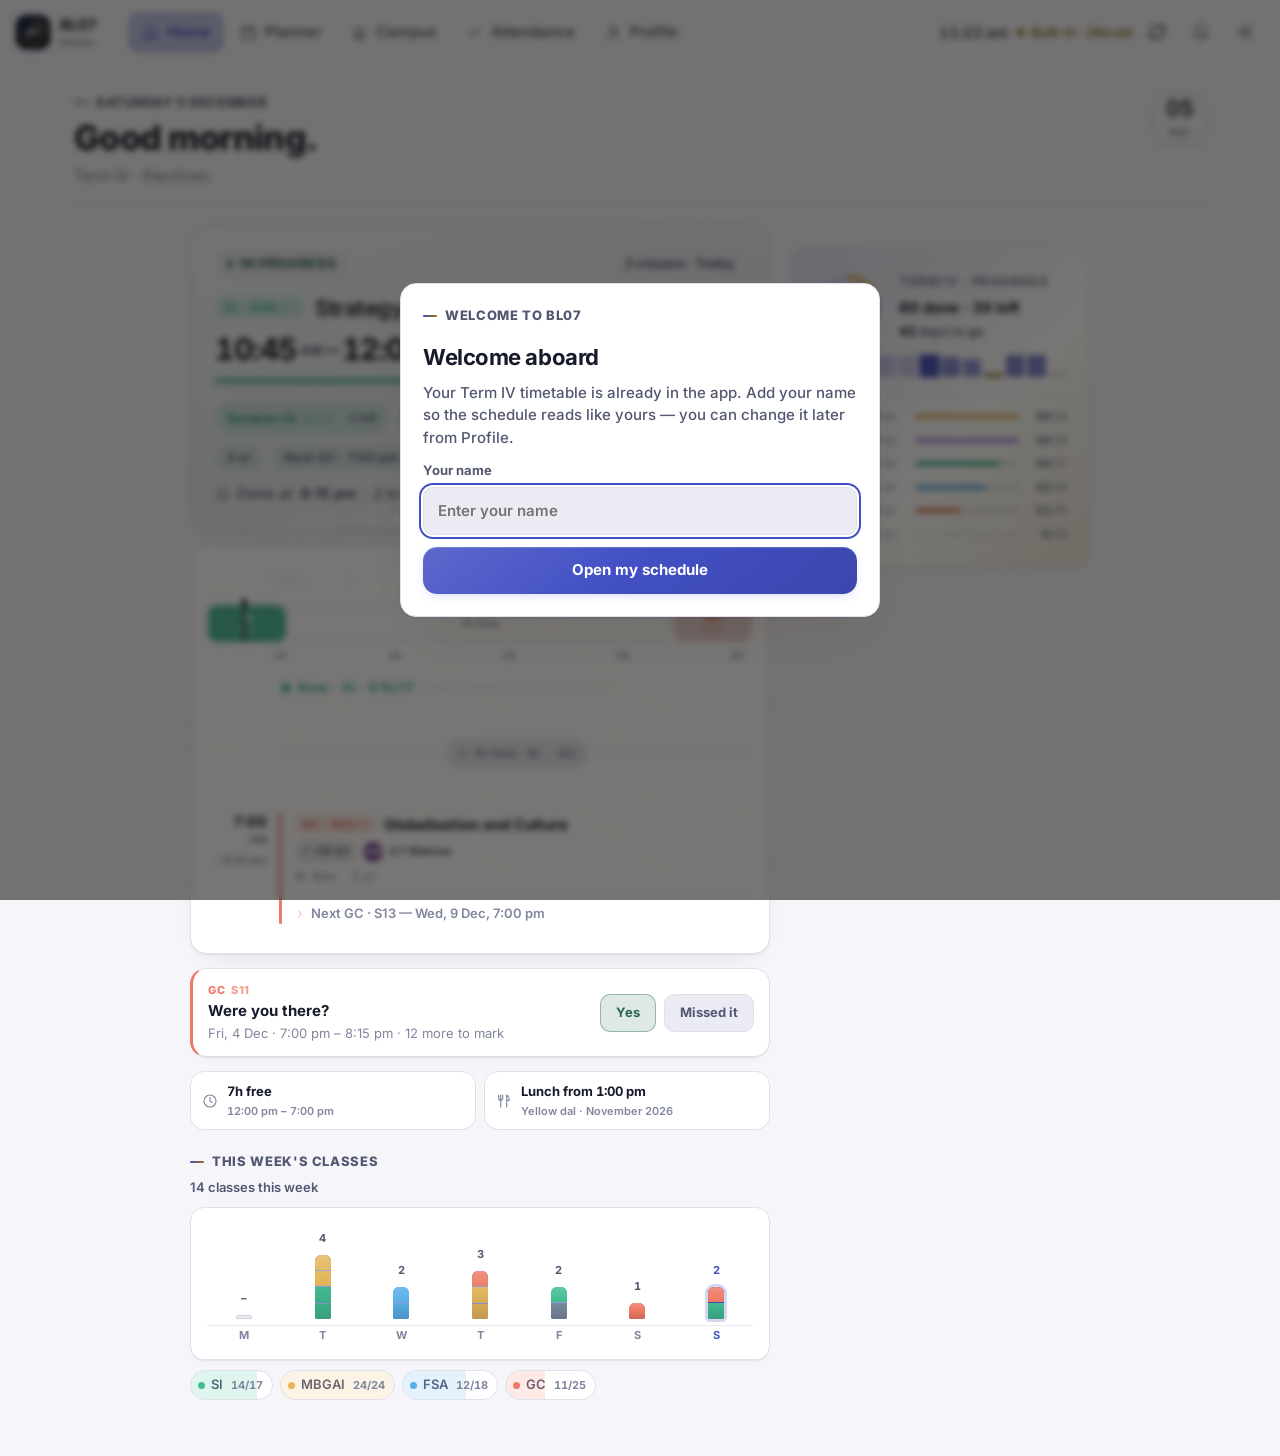
<file: index.html>
<!doctype html>
<html lang="en">
<head>
  <meta charset="utf-8">
  <meta name="viewport" content="width=device-width, initial-scale=1, viewport-fit=cover">
  <meta name="theme-color" content="#0b0f1d">
  <meta name="description" content="BL07 Planner — class schedule, campus buses and the mess menu for PGPBL07">
  <meta name="apple-mobile-web-app-title" content="BL07">
  <link rel="manifest" href="manifest.webmanifest">
  <link rel="icon" href="icons/favicon-32.png" sizes="32x32" type="image/png">
  <link rel="icon" href="icons/favicon-16.png" sizes="16x16" type="image/png">
  <link rel="apple-touch-icon" href="icons/apple-touch-icon.png">
  <!-- Fonts are self-hosted (see fonts/ and the @font-face block at the top of
       styles.css), so there are no font CDNs to preconnect to and nothing to fall
       back from on a filtered network. Preloaded because they are render-blocking
       for the headline. -->
  <link rel="preload" href="fonts/inter-latin.woff2" as="font" type="font/woff2" crossorigin>
  <link rel="preload" href="fonts/jakarta-latin.woff2" as="font" type="font/woff2" crossorigin>
  <script>
    (function(){
      try{
        var raw=localStorage.getItem("classbl07-nova-profile-v1");
        var pref=raw?(JSON.parse(raw).theme||"system"):"system";
        var dark=window.matchMedia("(prefers-color-scheme: dark)").matches;
        var t=pref==="system"?(dark?"dark":"light"):pref;
        document.documentElement.dataset.theme=t;
      }catch(e){document.documentElement.dataset.theme="dark"}
    })();
  </script>
  <link rel="stylesheet" href="styles.css?v=20260928-nova215">
  <title>BL07 Planner</title>
  <link rel="preconnect" href="https://accounts.google.com">
  <link rel="preconnect" href="https://www.googleapis.com">
  <script src="https://accounts.google.com/gsi/client" async defer></script>
</head>
<body>
  <div class="app-shell">
    <header class="topbar">
      <button class="brand" data-go="home" aria-label="Open Home">
        <img class="brand-mark" src="icons/icon-192.png" alt="" width="34" height="34">
        <span class="brand-copy"><strong>BL07</strong><small id="topbarPageLabel">Home</small></span>
      </button>

      <nav class="desktop-nav" aria-label="Primary">
        <button class="desktop-nav-item active" data-page-target="home"><span data-icon="home"></span>Home</button>
        <button class="desktop-nav-item" data-page-target="calendar"><span data-icon="calendar"></span>Planner</button>
        <button class="desktop-nav-item" data-page-target="campus"><span data-icon="campus"></span>Campus</button>
        <button class="desktop-nav-item" data-page-target="attendance"><span data-icon="check"></span>Attendance</button>
        <button class="desktop-nav-item" data-page-target="profile"><span data-icon="profile"></span>Profile</button>
      </nav>

      <div class="top-actions">
        <span class="topbar-clock" id="topbarClock" aria-hidden="true"><b id="topbarClockMain">—:—</b><small id="topbarClockAlt"></small></span>
        <span class="sync-pill" id="syncPill"><i></i><span>Connecting</span></span>
        
        <button class="icon-button refresh-button" id="refreshButton" aria-label="Refresh schedule from your calendar" title="Refresh schedule from your calendar"><span data-icon="refresh"></span></button>
        <button class="icon-button notification-button" id="notificationButton" aria-label="Open notifications">
          <span data-icon="bell"></span><b id="notificationBadge" hidden>0</b>
        </button>
        <button class="icon-button" id="themeToggle" aria-label="Toggle theme"><span data-icon="theme"></span></button>
      </div>
    </header>

    <div class="offline-banner" id="offlineBanner" hidden>
      <span class="offline-dot"></span>
      <span>You're offline — showing your last saved schedule.</span>
    </div>

    <main class="page-wrap">
      <section class="page active" id="homePage" data-page="home">
        <div class="page-heading home-heading">
          <div>
            <p class="overline" id="todayLabel">TODAY</p>
            <h1 id="greeting">Good evening.</h1>
            <p class="home-sync-text" id="homeSyncText">Checking the latest schedule…</p>
          </div>
          <div class="date-orbit" aria-hidden="true">
            <span id="dateOrbitDay">06</span>
            <small id="dateOrbitMonth">AUG</small>
          </div>
        </div>

        <div class="home-layout">
          <div class="home-main">
          <div class="home-col-main">
            <section class="hero-card is-loading" id="focusPanel" aria-live="polite">
              <div class="hero-date-ribbon" id="heroDateRibbon" hidden><span data-icon="calendar"></span><span id="heroDateRibbonText"></span></div>
              <div class="hero-status-row">
                <span class="hero-status" id="focusStatusTag"><i id="focusPulse"></i><span class="hero-empty-icon" id="focusEmptyIcon" hidden></span><span id="focusKicker">Checking</span></span>
                <div class="hero-status-right">
                  <span class="hero-day-count" id="heroDayCount" hidden></span>
                </div>
              </div>
              <div class="hero-cancel-flag" id="heroCancelFlag" hidden><span data-icon="close"></span><span id="heroCancelText"></span></div>
              <div class="hero-course-line">
                <span class="hero-code" id="focusCode">—</span>
                <h2 id="focusTitle">&nbsp;</h2>
              </div>
              <div class="hero-time-row">
                <div class="hero-time" id="focusRange">—:— – —:—</div>
                <div class="hero-ring" id="heroRing" hidden>
                  <svg viewBox="0 0 36 36" aria-hidden="true"><circle class="ring-track" cx="18" cy="18" r="15"></circle><circle class="ring-fill" id="heroRingFill" cx="18" cy="18" r="15"></circle></svg>
                </div>
              </div>
              <div class="hero-live-progress" id="heroLiveProgress" hidden><span id="heroLiveProgressFill"></span></div>
              <div class="hero-pills" id="heroPills"></div>
              <p class="hero-insight" id="heroInsight" hidden></p>

            </section>

            <section class="hero-day-section day-panel">
              <div class="hero-day-head">
                <div class="hero-day-nav">
                  <button type="button" class="hero-day-arrow" id="timelinePrevDay" aria-label="Previous day"><span data-icon="chevron-left"></span></button>
                  <span class="hero-day-label" id="timelineDateTitle">Today</span>
                  <button type="button" class="hero-day-arrow" id="timelineNextDay" aria-label="Next day"><span data-icon="chevron-right"></span></button>
                </div>
                <span class="count-chip hero-day-chip" id="progressSummary">0 / 0</span>
              </div>
              <div class="day-shape-bar" id="dayShapeBar"></div>
              <div id="todayProgressRail"></div>
            </section>

            <section class="attendance-prompt" id="attendancePrompt" hidden></section>

            <section class="silent-update-strip" id="silentUpdateStrip" hidden>
              <div class="silent-update-icon"><span data-icon="spark"></span></div>
              <div><strong id="silentUpdateTitle">Schedule updated</strong><p id="silentUpdateText">New changes are available.</p></div>
              <button class="text-button" id="openUpdatesFromHome">View</button>
            </section>

            <section class="free-run-card" id="freeRunCard" hidden>
              <header><span class="frc-tag" id="freeRunTag">OPEN STRETCH</span><span class="frc-len" id="freeRunLen"></span></header>
              <h3 id="freeRunTitle">Free until —</h3>
              <div class="frc-span"><span class="frc-end frc-from"><b id="freeRunFromTime">—</b><small id="freeRunFromDay">—</small></span><span class="frc-bar"><i></i></span><span class="frc-end frc-to"><b id="freeRunToTime">—</b><small id="freeRunToDay">—</small></span></div>
              <p class="frc-sub" id="freeRunSub"></p>
            </section>
        <div class="today-strips" id="todayStrips">
              <button type="button" class="today-strip" id="freeBlockStrip" hidden></button>
              <button type="button" class="today-strip" id="messStrip" hidden></button>
            </div>

            <p class="rail-section-label">This week's classes</p>
            <p class="week-digest" id="weekDigest" hidden></p>
            <div class="week-heatmap" id="weekHeatmap"></div>
            <div class="home-legend" id="homeLegend"></div>

          </div>

          <div class="home-col-side">
            <section class="term-overview-card panel">
              <div class="term-progress-head">
                <div class="term-ring" id="termHomeRing">
                  <svg viewBox="0 0 64 64" aria-hidden="true"><circle class="ring-track" cx="32" cy="32" r="26"></circle><g id="termRingSegments"></g></svg>
                  <b id="termProgressPct">0%</b>
                </div>
                <div class="term-progress-copy">
                  <p class="overline">TERM IV · PROGRESS</p>
                  <p class="term-progress-line"><strong id="termDone">0</strong> done · <strong id="termLeft">0</strong> left</p>
                  <p class="term-progress-sub" id="termProgressSub">—</p>
                </div>
              </div>
              <div class="term-strip" id="termStrip" hidden></div>
              <div class="course-progress" id="courseProgress"></div>
            </section>
          </div>

        </div>

        </div>
      </section>

      <section class="page" id="calendarPage" data-page="calendar">
        <div class="page-heading"><div><p class="overline">TERM IV · ELECTIVES</p><h1>Planner</h1></div></div>
        <div class="tab-row">
          <div class="subtabs" id="plannerTabs">
            <button class="subtab active" data-planner-tab="calendar"><span data-icon="calendar"></span>Schedule</button>
            <button class="subtab" data-planner-tab="courses"><span data-icon="spark"></span>Courses</button>
            <button class="subtab" data-planner-tab="faculty"><span data-icon="faculty"></span>Faculty</button>
          </div>
        </div>

        <section class="planner-view active" data-planner-view="calendar">

          <article class="panel week-planner">
            <div class="week-card">
              <div class="week-card-head">
                <button type="button" class="week-arrow" id="weekScanPrev" aria-label="Previous week"><span data-icon="chevron-left"></span></button>
                <button type="button" class="week-card-mid" id="jumpToTodayPill" aria-label="Jump to today">
                  <span class="week-card-date" id="weekCardDate">—</span>
                  <span class="week-card-sub" id="weekCardSub">—</span>
                </button>
                <button type="button" class="week-arrow" id="weekScanNext" aria-label="Next week"><span data-icon="chevron-right"></span></button>
              </div>
              <div class="week-strip" id="weekStrip"></div>
              <div class="week-card-foot">
                <button type="button" class="week-cal-btn" id="openMonthPicker"><span data-icon="calendar"></span><span id="weekCalBtnLabel">September 2026</span></button>
              </div>
            </div>

            <div class="week-tools">
              <div class="filter-chips week-tool-chips" id="agendaUtilityRow">
                <button type="button" class="filter-chip" id="jumpToTodayButton"><span data-icon="calendar"></span>Today</button>
                <button type="button" class="filter-chip" id="jumpToNextClassButton"><span data-icon="target"></span>Next class</button>
                <button type="button" class="filter-chip" id="toggleMoreTools" aria-expanded="false" aria-controls="agendaOverflowRow"><span data-icon="more"></span>More</button>
              </div>
              <div class="filter-chips week-tool-overflow" id="agendaOverflowRow" hidden>
                <button type="button" class="filter-chip" id="toggleWeekView"><span data-icon="grid"></span>Week view</button>
                <button type="button" class="filter-chip" id="toggleCompletedButton">Show completed</button>
                <button type="button" class="filter-chip" id="toggleCourseFilter"><span data-icon="spark"></span>Courses</button>
                <button type="button" class="filter-chip" id="shareScheduleButton"><span data-icon="share"></span>Share</button>
              </div>
            </div>
            <div class="filter-chips week-course-row" id="agendaCourseRow"></div>

            <div class="day-focus" id="dayFocus">
              <div class="schedule-list" id="premiumTimeline"></div>
            </div>
            <div class="week-grid" id="weekGridView" hidden></div>
            <div class="week-glance" id="weekGlanceView" hidden></div>
          </article>
        </section>

        <section class="planner-view" data-planner-view="courses">
          <div id="courseOverview"></div>
        </section>

        <section class="planner-view" data-planner-view="faculty">
          <div id="facultyDirectory"></div>
        </section>

        <dialog id="monthPickerDialog" class="month-picker-dialog">
          <article class="panel month-view-panel">
            <div class="month-dialog-topline">
              <button type="button" class="today-button" id="todayButton"><span data-icon="target"></span>Today</button>
              <button type="button" class="icon-button" id="closeMonthPicker" aria-label="Close" autofocus><span data-icon="close"></span></button>
            </div>
            <div class="calendar-head">
              <button class="icon-button week-nav-arrow" id="prevMonth" aria-label="Previous month"><span data-icon="chevron-left"></span></button>
              <div class="calendar-head-title">
                <button type="button" class="calendar-title-jump" id="calendarTitleJump" aria-label="Jump to a month"><h2 id="calendarTitle">August 2026</h2></button>
                <input type="month" id="monthJumpInput" class="month-jump-input" aria-hidden="true" tabindex="-1">
              </div>
              <button class="icon-button week-nav-arrow" id="nextMonth" aria-label="Next month"><span data-icon="chevron-right"></span></button>
            </div>
            <div class="weekday-row"><span>Mon</span><span>Tue</span><span>Wed</span><span>Thu</span><span>Fri</span><span class="weekend">Sat</span><span class="weekend">Sun</span></div>
            <div class="calendar-grid" id="calendarGrid"></div>
            <div class="month-key" id="monthKey"></div>
          </article>
        </dialog>

      </section>



      <section class="page" id="campusPage" data-page="campus">
        <div class="page-heading">
          <div><p class="overline">CAMPUS</p><h1>Campus</h1><p class="subtitle">Bus timings and today's mess menu.</p></div>
        </div>
        <div class="subtabs">
          <button class="subtab active" data-campus-tab="bus"><span data-icon="bus"></span>Bus</button>
          <button class="subtab" data-campus-tab="mess"><span data-icon="meal"></span>Mess</button>
        </div>

        <section class="campus-view active" data-campus-view="bus">
          <div class="bus-columns">
          <div class="bus-col-plan">
          <article class="panel route-planner">
            <div class="panel-heading"><div><p class="overline">PLAN A ROUTE</p><h2>Where are you going?</h2></div></div>
            <div class="route-select-grid">
              <label><span>From</span><select id="busFrom"></select></label>
              <button class="swap-route-button" id="swapBusRoute" aria-label="Reverse journey"><span data-icon="swap"></span><span class="swap-label">Reverse journey</span></button>
              <label><span>To</span><select id="busTo"></select></label>
            </div>
            <div class="filter-chips" id="busFilterChips"></div>
          </article>

          <article class="next-bus-card">
            <p class="overline light">NEXT DEPARTURE</p>
            <div class="next-bus-head">
              <div class="next-bus-time" id="nextBusTime">—</div>
              <button type="button" class="leaving-soon-toggle" id="leavingSoonToggle" aria-label="Remind me when it's time to leave"><span data-icon="bell"></span></button>
            </div>
            <div class="gate-tags" id="nextBusGateTags"></div>
            <h2 id="nextBusRoute">Choose a route</h2>
            <p id="nextBusMeta">Direct services only</p>
            <p class="next-bus-origin-note" id="nextBusOriginNote" hidden></p>
            <p class="next-bus-gap" id="nextBusGap" hidden></p>
            <button type="button" class="bus-class-catch" id="busClassCatch" hidden></button>
            <div class="route-visual" id="nextBusVisual"></div>
            <div class="countdown-box">
              <div class="countdown-ring" id="countdownRing">
                <svg viewBox="0 0 44 44" aria-hidden="true">
                  <circle class="ring-track" cx="22" cy="22" r="18"></circle>
                  <circle class="ring-fill" id="countdownRingFill" cx="22" cy="22" r="18"></circle>
                </svg>
              </div>
              <div class="countdown-copy"><span>Leaves in</span><strong id="nextBusCountdown">—</strong></div>
            </div>
          </article>
          </div>

          <div class="bus-col-board">
          <article class="panel">
            <div class="panel-heading"><div><p class="overline">DEPARTURES</p><h2 id="busBoardRoute">Today</h2></div></div>
            <div id="busSpecialNotice"></div>
            <div class="board-list" id="upcomingBuses"></div>
            <button class="secondary-button small board-earlier-toggle" type="button" id="toggleFullBus">Hide earlier</button>
            <div class="board-list collapsed" id="fullBusList"></div>
            <div class="bus-last-run" id="busLastRun" hidden></div>
          </article>
          </div>
          </div>
        </section>

        <section class="campus-view" data-campus-view="mess">
          <article class="panel mess-shell">
            <div class="panel-heading"><div><p class="overline">MESS MENU</p><h2 id="messDayTitle">Today</h2><p class="mess-vintage" id="messVintage" hidden></p></div><button class="secondary-button small" type="button" id="toggleMessView">Week menu</button></div>
            <div class="day-pills" id="messDayPills"></div>
            <div class="mess-columns" id="messDayView">
              <div class="mess-rail">
                <p class="mess-now-line" id="messNowLine"></p>
                <div class="meal-tabs" id="mealTabs">
                  <button class="meal-tab active" data-meal="breakfast"><span data-icon="sunrise"></span><span class="mt-copy"><b>Breakfast</b><small class="mt-dish"></small></span></button>
                  <button class="meal-tab" data-meal="lunch"><span data-icon="meal"></span><span class="mt-copy"><b>Lunch</b><small class="mt-dish"></small></span></button>
                  <button class="meal-tab" data-meal="dinner"><span data-icon="moon"></span><span class="mt-copy"><b>Dinner</b><small class="mt-dish"></small></span></button>
                </div>
                <p class="menu-note">Menu is tentative and may change with market availability.</p>
              </div>
              <div id="messMenu" class="meal-showcase"></div>
            </div>
            <div class="mess-week-grid" id="messWeekGrid" hidden></div>
          </article>
        </section>
      </section>

      <section class="page" id="attendancePage" data-page="attendance">
        <div class="page-heading"><div><p class="overline">ATTENDANCE</p><h1>Attendance</h1><p class="subtitle">Which classes you were in.</p></div></div>
        <article class="panel"><div id="attendanceSummary"></div></article>
        <article class="panel"><div id="attendanceLog"></div></article>
      </section>

      <section class="page" id="profilePage" data-page="profile">
        <div class="page-heading"><div><p class="overline">PROFILE</p><h1>Profile</h1><p class="subtitle">Your courses and settings.</p></div></div>
        <div class="profile-layout">
          <section class="identity-hero">
            <div class="identity-hero-main">
              <div class="avatar-disc" id="profileAvatarDisc"></div>
              <div class="avatar-info">
                <div id="stubName">Student</div>
                <span id="stubSection">Term IV</span>
              </div>
            </div>
            <div class="identity-hero-term">
              <span class="term-ring"><svg viewBox="0 0 64 64" aria-hidden="true"><circle class="ring-track" cx="32" cy="32" r="26"></circle><circle class="ring-fill" id="termRingFill" cx="32" cy="32" r="26"></circle></svg><b id="termRingDays">—</b></span>
              <div class="term-ring-meta"><strong id="termRingLabel">— days left</strong><span id="termRingSub">—% of term complete</span></div>
            </div>
          </section>

          <div class="subtabs" id="profileTabs">
            <button class="subtab active" data-profile-tab="settings"><span data-icon="profile"></span>Settings</button>
            <button class="subtab" data-profile-tab="insights"><span data-icon="spark"></span>Insights</button>
          </div>

          <section class="profile-view active" data-profile-view="settings">
            <article class="panel gcal-hero" id="gcalHero">
              <div class="gcal-hero-top">
                <span class="gcal-hero-icon" data-icon="gcal"></span>
                <div class="gcal-hero-head">
                  <p class="overline">YOUR SCHEDULE</p>
                  <h2 id="gcalHeroTitle">Connect Google Calendar</h2>
                </div>
              </div>
              <p class="gcal-hero-status" id="gcalStatus"></p>
              <p class="gcal-hero-copy" id="gcalHeroCopy">Your class invites live in your IIMK calendar. Connect it once and the planner follows your own electives &mdash; including any change the institute makes later.</p>
              <ol class="gcal-steps" id="gcalSteps">
                <li><span>Tap <b>Connect</b> below and choose your <b>@iimk.ac.in</b> account.</span></li>
                <li><span>Allow BL07 to read your calendar. Nothing is written to it.</span></li>
                <li><span>Your sessions replace the built-in timetable from then on.</span></li>
              </ol>
              <div class="gcal-hero-actions">
                <span id="gcalDisconnected"><button class="primary-button gcal-connect" id="connectGcal"><span data-icon="gcal"></span>Connect Google Calendar</button></span>
                <span id="gcalConnected" hidden><button class="secondary-button gcal-refresh" id="refreshGcal"><span data-icon="refresh"></span>Refresh</button><button type="button" class="gcal-disconnect" id="disconnectGcal">Disconnect</button></span>
              </div>
            </article>

            <article class="panel">
              <form id="profileForm" class="profile-form">
                <label><span>Name</span><input id="profileName" type="text" required></label>
                <div class="selected-electives-card"><span>Your electives this term</span><div id="selectedElectiveChips" class="selected-elective-chips"></div></div>
                <div class="field"><span class="field-label">Appearance</span>
                  <div class="seg-control" id="profileThemeSeg" data-value="system">
                    <button type="button" class="seg-opt active" data-value="system">Device</button>
                    <button type="button" class="seg-opt" data-value="dark">Dark</button>
                    <button type="button" class="seg-opt" data-value="light">Light</button>
                  </div>
                </div>
                <div class="accent-picker-field">
                  <div class="accent-picker-label-row"><span>Accent color</span><button type="button" class="accent-reset-button" id="resetAccentButton">Reset to default</button></div>
                  <div class="accent-swatches" id="accentSwatches"></div>
                  <div class="accent-preview" id="accentPreview"><span class="accent-preview-tag">PREVIEW</span><strong>Accent colour</strong></div>
                </div>
                <button class="primary-button" type="submit">Save profile</button>
              </form>
            </article>

            <article class="panel settings-footer">
              <div class="settings-row"><div><strong>Local app data</strong><p>Your name, attendance marks and settings stay on this device.</p></div><button class="danger-button" id="resetData">Reset</button></div>
            </article>
            <article class="panel share-compact">
              <div class="share-compact-main">
                <span class="share-compact-icon" data-icon="share"></span>
                <div class="share-compact-copy">
                  <strong>Share BL07 with a classmate</strong>
                  <span id="shareAppUrl">&mdash;</span>
                </div>
              </div>
              <div class="share-compact-actions">
                <button type="button" class="primary-button small" id="shareAppLink">Share link</button>
                <button type="button" class="secondary-button small" id="copyAppLink">Copy</button>
                <button type="button" class="secondary-button small" id="installAppBtn" hidden>Install</button>
              </div>
              <p class="share-app-installed" id="installedNote" hidden>Running as an installed app.</p>
              <details class="install-help">
                <summary>How to install it as an app</summary>
                <div class="install-help-body">
                  <div class="install-step"><b>iPhone / iPad</b><span>Open the link in <em>Safari</em> &rarr; Share &rarr; <em>Add to Home Screen</em>. Chrome on iOS cannot do this.</span></div>
                  <div class="install-step"><b>Android</b><span>Chrome &rarr; menu (&#8942;) &rarr; <em>Install app</em>.</span></div>
                  <div class="install-step"><b>Computer</b><span>Chrome or Edge show an install icon in the address bar.</span></div>
                </div>
              </details>
            </article>
          </section>

          <section class="profile-view" data-profile-view="insights">
            <p class="profile-insight" id="profileInsight" hidden></p>


          </section>
        </div>
      </section>
    </main>

    <nav class="bottom-nav" aria-label="Primary navigation">
      <button class="nav-item active" data-page-target="home"><span data-icon="home"></span><b>Home</b></button>
      <button class="nav-item" data-page-target="calendar"><span data-icon="calendar"></span><b>Planner</b></button>
      <button class="nav-item" data-page-target="campus"><span data-icon="campus"></span><b>Campus</b></button>
      <button class="nav-item" data-page-target="attendance"><span data-icon="check"></span><b>Attend</b></button>
      <button class="nav-item" data-page-target="profile"><span data-icon="profile"></span><b>Profile</b></button>
    </nav>
  </div>

  <aside class="notification-drawer" id="notificationDrawer" aria-hidden="true">
    <div class="notification-backdrop" id="notificationBackdrop"></div>
    <div class="notification-panel">
      <div class="notification-head">
        <div><p class="overline">UPDATES</p><h2>Notifications</h2></div>
        <button class="icon-button" id="closeNotifications"><span data-icon="close"></span></button>
      </div>
      <div class="notification-actions">
        <button class="secondary-button" id="markNotificationsRead">Mark all as read</button>
        <button class="danger-button" id="clearNotifications">Clear all</button>
      </div>
      <div id="notificationList" class="notification-list"></div>
    </div>
  </aside>

  

  <dialog id="shortcutDialog"><div class="dialog-card shortcut-card"><div class="dialog-head"><div><p class="overline">KEYBOARD</p><h2>Shortcuts</h2></div><button class="icon-button" id="closeShortcutDialog"><span data-icon="close"></span></button></div><div class="shortcut-grid"><span><kbd>H</kbd><b>Home</b></span><span><kbd>C</kbd><b>Campus</b></span><span><kbd>P</kbd><b>Planner</b></span><span><kbd>R</kbd><b>Refresh</b></span><span><kbd>N</kbd><b>Notifications</b></span><span><kbd>?</kbd><b>Shortcut help</b></span></div></div></dialog>

  <dialog id="shareScheduleDialog">
    <div class="dialog-card share-schedule-card">
      <div class="dialog-head">
        <div><p class="overline">SHARE</p><h2>Share schedule</h2></div>
        <button class="icon-button dialog-close" id="closeShareSchedule" aria-label="Close"><span data-icon="close"></span></button>
      </div>
      <p class="share-section-label">What to share</p>
      <div class="share-range-chips" id="shareRangeChips">
        <button type="button" class="filter-chip active" data-range="today">Today</button>
        <button type="button" class="filter-chip" data-range="week">This week</button>
        <button type="button" class="filter-chip" data-range="nextWeek">Next week</button>
        <button type="button" class="filter-chip" data-range="day">Pick a day…</button>
      </div>
      <input type="date" id="sharePickDate" class="share-date-input" hidden>
      <p class="share-range-summary" id="shareRangeSummary"></p>
      <button type="button" class="share-option" id="shareAsTextOption">
        <span class="share-option-icon"><span data-icon="share"></span></span>
        <span class="share-option-text"><strong>Share as text</strong><small>WhatsApp, Notes, or copy</small></span>
        <span data-icon="chevron-right"></span>
      </button>
      <button type="button" class="share-option" id="downloadImageOption">
        <span class="share-option-icon"><span data-icon="calendar"></span></span>
        <span class="share-option-text"><strong>Download as image</strong><small>PNG · classes, exams &amp; free slots</small></span>
        <span data-icon="download"></span>
      </button>
      <button type="button" class="share-option" id="downloadIcsOption">
        <span class="share-option-icon"><span data-icon="calendar"></span></span>
        <span class="share-option-text"><strong>Add to calendar</strong><small>.ics · opens in Apple, Google or Outlook</small></span>
        <span data-icon="download"></span>
      </button>
    </div>
  </dialog>

  

  <dialog id="classActionDialog" class="class-action-dialog">
    <section class="class-action-sheet">
      <div class="sheet-handle" aria-hidden="true"></div>
      <header class="class-action-head">
        <div>
          <span class="sheet-code" id="sheetClassCode">CLASS</span>
          <h2 id="sheetClassTitle">Class details</h2>
          <p id="sheetClassMeta"></p>
        </div>
        <button type="button" class="icon-button sheet-close" id="closeClassAction" aria-label="Close class details"><span data-icon="close"></span></button>
      </header>
      
      <div class="class-action-grid" id="sheetActionGrid">
        
        
        <button type="button" class="class-action" id="sheetAddCalendar"><span data-icon="calendar"></span><b>Add to Calendar</b><small>Downloads a calendar file for this class</small></button>
      </div>
    </section>
  </dialog>

  


  <dialog id="onboardingDialog" class="onboarding-dialog">
    <form id="onboardingForm" class="dialog-card onboarding-card">
      <section class="onboarding-step active">
        <p class="overline">WELCOME TO BL07</p>
        <h2>Welcome aboard</h2>
        <p class="onboarding-copy">Your Term IV timetable is already in the app. Add your name so the schedule reads like yours — you can change it later from Profile.</p>

        <label class="onboarding-name-field">
          <span>Your name</span>
          <input id="onboardingName" type="text" autocomplete="name" maxlength="60" placeholder="Enter your name" required>
        </label>

        <button type="submit" class="primary-button full-width">Open my schedule</button>
      </section>
    </form>
  </dialog>

  <script src="campus-data.js?v=20260928-nova215"></script>
  <script src="staff-bus-data.js?v=20260928-nova215"></script>
  <script src="exam-data.js?v=20260928-nova215"></script>
  <script src="term4-data.js?v=20260928-nova215"></script>
  <script src="app.js?v=20260928-nova215"></script>
  <script src="polish.js?v=20260928-nova215"></script>
</body>
</html>
</file>
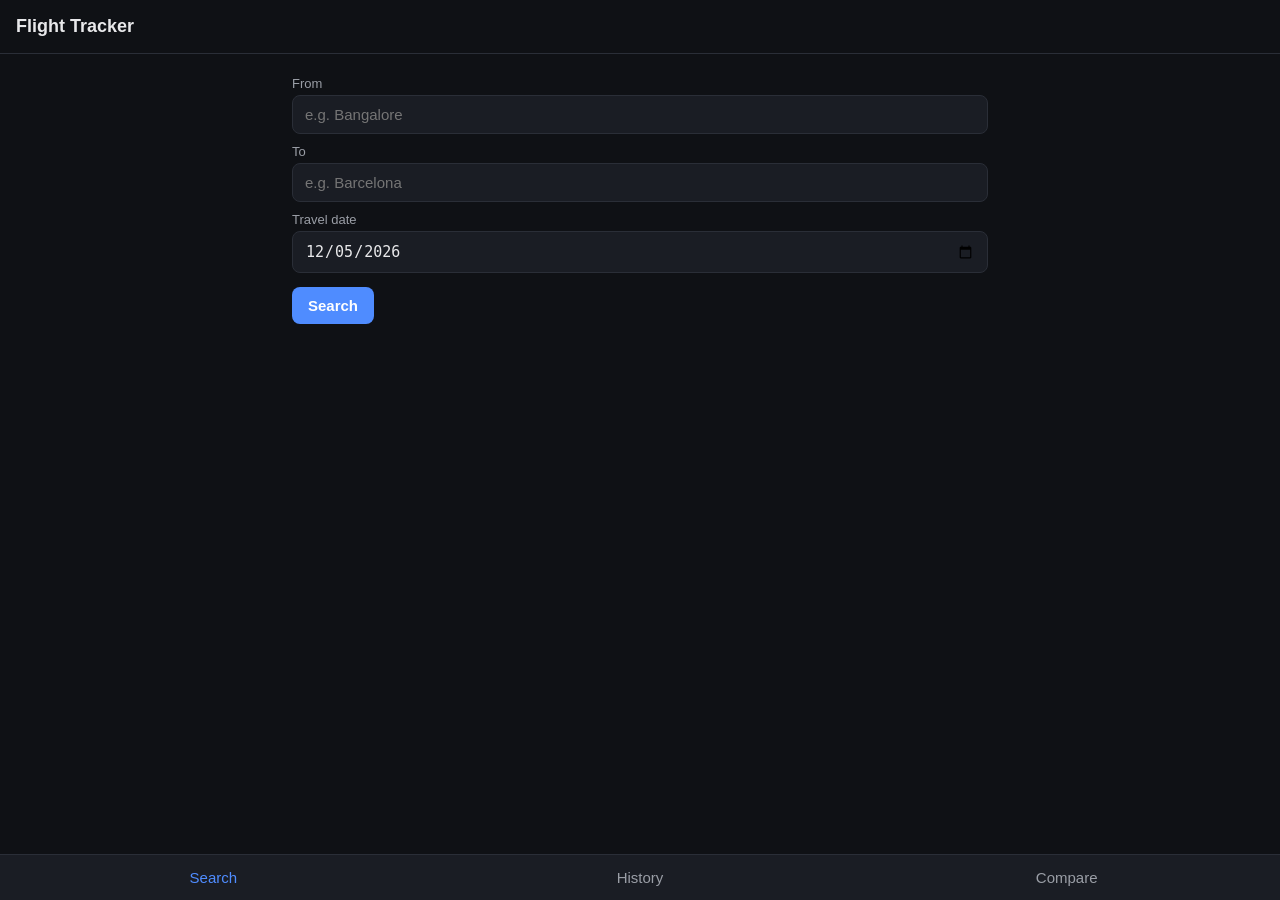
<file: skyscanner-tracker/frontend/index.html>
<!doctype html>
<html lang="en">
<head>
<meta charset="utf-8">
<meta name="viewport" content="width=device-width, initial-scale=1">
<title>Flight Tracker</title>
<style>
  :root {
    --bg: #0f1115; --card: #1a1d24; --text: #e8e8ea; --muted: #9a9ea6;
    --accent: #4f8cff; --border: #2a2e37; --good: #3ecf8e; --bad: #ff6b6b;
  }
  * { box-sizing: border-box; }
  body {
    margin: 0; font-family: -apple-system, BlinkMacSystemFont, "Segoe UI", Roboto, sans-serif;
    background: var(--bg); color: var(--text); padding-bottom: 70px;
  }
  header { padding: 16px; border-bottom: 1px solid var(--border); }
  header h1 { font-size: 18px; margin: 0; }
  main { padding: 12px; max-width: 720px; margin: 0 auto; }
  .tab { display: none; }
  .tab.active { display: block; }
  label { display: block; font-size: 13px; color: var(--muted); margin: 10px 0 4px; }
  input {
    width: 100%; padding: 10px 12px; border-radius: 8px; border: 1px solid var(--border);
    background: var(--card); color: var(--text); font-size: 15px;
  }
  button {
    padding: 10px 16px; border-radius: 8px; border: none; background: var(--accent);
    color: white; font-size: 15px; font-weight: 600; cursor: pointer; margin-top: 14px;
  }
  button.secondary { background: var(--card); color: var(--text); border: 1px solid var(--border); }
  button:disabled { opacity: 0.5; }
  .card {
    background: var(--card); border: 1px solid var(--border); border-radius: 10px;
    padding: 12px; margin: 10px 0;
  }
  .flight-row { display: flex; justify-content: space-between; align-items: center; padding: 8px 0; border-bottom: 1px solid var(--border); }
  .flight-row:last-child { border-bottom: none; }
  .flight-meta { font-size: 13px; color: var(--muted); }
  .price { font-weight: 700; color: var(--good); font-size: 16px; }
  a.book { font-size: 13px; color: var(--accent); text-decoration: none; }
  .status { font-size: 13px; color: var(--muted); margin-top: 8px; }
  .error { color: var(--bad); font-size: 13px; margin-top: 8px; }
  nav.tabbar {
    position: fixed; bottom: 0; left: 0; right: 0; display: flex;
    background: var(--card); border-top: 1px solid var(--border);
  }
  nav.tabbar button {
    flex: 1; margin: 0; border-radius: 0; background: transparent; color: var(--muted);
    padding: 14px 0; font-weight: 500;
  }
  nav.tabbar button.active { color: var(--accent); }
  .route-title { font-weight: 600; margin-bottom: 4px; }
  .checkbox-row { display: flex; align-items: center; gap: 8px; }
  .checkbox-row input { width: auto; }
  select { width: 100%; padding: 10px; border-radius: 8px; background: var(--card); color: var(--text); border: 1px solid var(--border); }
</style>
</head>
<body>
<header><h1>Flight Tracker</h1></header>
<main>

  <section id="tab-search" class="tab active">
    <label>From</label>
    <input id="origin" placeholder="e.g. Bangalore">
    <label>To</label>
    <input id="destination" placeholder="e.g. Barcelona">
    <label>Travel date</label>
    <input id="travelDate" type="date">
    <button id="searchBtn" onclick="doSearch()">Search</button>
    <div id="searchStatus" class="status"></div>
    <div id="searchResults"></div>
  </section>

  <section id="tab-history" class="tab">
    <div id="historyList"></div>
  </section>

  <section id="tab-compare" class="tab">
    <p class="status">Pick two or more searches from History (checkboxes) then come back here, or compare all.</p>
    <div id="compareList"></div>
    <button class="secondary" onclick="exportAll()">Export ALL history to Excel</button>
    <button class="secondary" onclick="exportSelected()">Export selected to Excel</button>
  </section>

</main>

<nav class="tabbar">
  <button id="nav-search" class="active" onclick="showTab('search')">Search</button>
  <button id="nav-history" onclick="showTab('history')">History</button>
  <button id="nav-compare" onclick="showTab('compare')">Compare</button>
</nav>

<script>
const API = "";
let selected = new Set();

function showTab(name) {
  document.querySelectorAll('.tab').forEach(t => t.classList.remove('active'));
  document.querySelectorAll('nav button').forEach(b => b.classList.remove('active'));
  document.getElementById('tab-' + name).classList.add('active');
  document.getElementById('nav-' + name).classList.add('active');
  if (name === 'history') loadHistory();
  if (name === 'compare') loadCompare();
}

async function doSearch() {
  const origin = document.getElementById('origin').value.trim();
  const destination = document.getElementById('destination').value.trim();
  const travel_date = document.getElementById('travelDate').value;
  const statusEl = document.getElementById('searchStatus');
  const resultsEl = document.getElementById('searchResults');
  const btn = document.getElementById('searchBtn');

  if (!origin || !destination || !travel_date) {
    statusEl.textContent = "Fill in from, to, and travel date.";
    return;
  }
  btn.disabled = true;
  statusEl.textContent = "Searching...";
  resultsEl.innerHTML = "";

  try {
    const res = await fetch(API + "/api/search", {
      method: "POST",
      headers: { "Content-Type": "application/json" },
      body: JSON.stringify({ origin, destination, travel_date }),
    });
    const data = await res.json();
    if (!res.ok) {
      statusEl.innerHTML = `<span class="error">${data.detail || 'Search failed'}</span>`;
      btn.disabled = false;
      return;
    }
    statusEl.textContent = data.from_cache
      ? "Loaded from cache (searched recently)."
      : `Live results (${data.origin_resolved || origin} -> ${data.destination_resolved || destination})`;
    renderFlights(resultsEl, data.results);
  } catch (e) {
    statusEl.innerHTML = `<span class="error">${e}</span>`;
  }
  btn.disabled = false;
}

function renderFlights(container, flights) {
  if (!flights.length) {
    container.innerHTML = '<p class="status">No results.</p>';
    return;
  }
  const card = document.createElement('div');
  card.className = 'card';
  flights.forEach(f => {
    const row = document.createElement('div');
    row.className = 'flight-row';
    row.innerHTML = `
      <div>
        <div>${f.airline || 'Unknown airline'}</div>
        <div class="flight-meta">${f.depart_time || ''} - ${f.arrival_time || ''} | ${f.duration || ''} | ${f.stops === 0 ? 'Direct' : (f.stopover_airport || (f.stops + ' stop(s)'))}</div>
      </div>
      <div style="text-align:right">
        <div class="price">${f.price ? f.price + ' ' + (f.currency || '') : '-'}</div>
        ${f.booking_link ? `<a class="book" href="${f.booking_link}" target="_blank">Book</a>` : ''}
      </div>`;
    card.appendChild(row);
  });
  container.appendChild(card);
}

async function loadHistory() {
  const el = document.getElementById('historyList');
  el.innerHTML = "Loading...";
  const res = await fetch(API + "/api/history");
  const items = await res.json();
  if (!items.length) { el.innerHTML = '<p class="status">No searches yet.</p>'; return; }
  el.innerHTML = "";
  items.forEach(s => {
    const card = document.createElement('div');
    card.className = 'card';
    card.innerHTML = `
      <div class="checkbox-row">
        <input type="checkbox" data-id="${s.id}" ${selected.has(s.id) ? 'checked' : ''}>
        <div>
          <div class="route-title">${s.origin_query} -> ${s.destination_query} (${s.travel_date})</div>
          <div class="flight-meta">Searched ${s.searched_at} | ${s.num_results} flights | from ${s.min_price ?? '-'}</div>
        </div>
      </div>`;
    card.querySelector('input').addEventListener('change', e => {
      if (e.target.checked) selected.add(s.id); else selected.delete(s.id);
    });
    el.appendChild(card);
  });
}

async function loadCompare() {
  const el = document.getElementById('compareList');
  if (!selected.size) {
    el.innerHTML = '<p class="status">No searches selected yet - go to History and check some boxes.</p>';
    return;
  }
  el.innerHTML = "Loading...";
  const ids = Array.from(selected).join(',');
  const res = await fetch(API + "/api/compare?search_ids=" + ids);
  const items = await res.json();
  el.innerHTML = "";
  items.forEach(item => {
    const card = document.createElement('div');
    card.className = 'card';
    const title = document.createElement('div');
    title.className = 'route-title';
    title.textContent = `${item.search.origin_query} -> ${item.search.destination_query} (${item.search.travel_date})`;
    card.appendChild(title);
    renderFlights(card, item.results);
    el.appendChild(card);
  });
}

function exportAll() {
  window.open(API + "/api/export", "_blank");
}
function exportSelected() {
  if (!selected.size) { alert("Select some searches in History first."); return; }
  window.open(API + "/api/export?search_ids=" + Array.from(selected).join(','), "_blank");
}

document.getElementById('travelDate').valueAsDate = new Date();
</script>
</body>
</html>
</file>
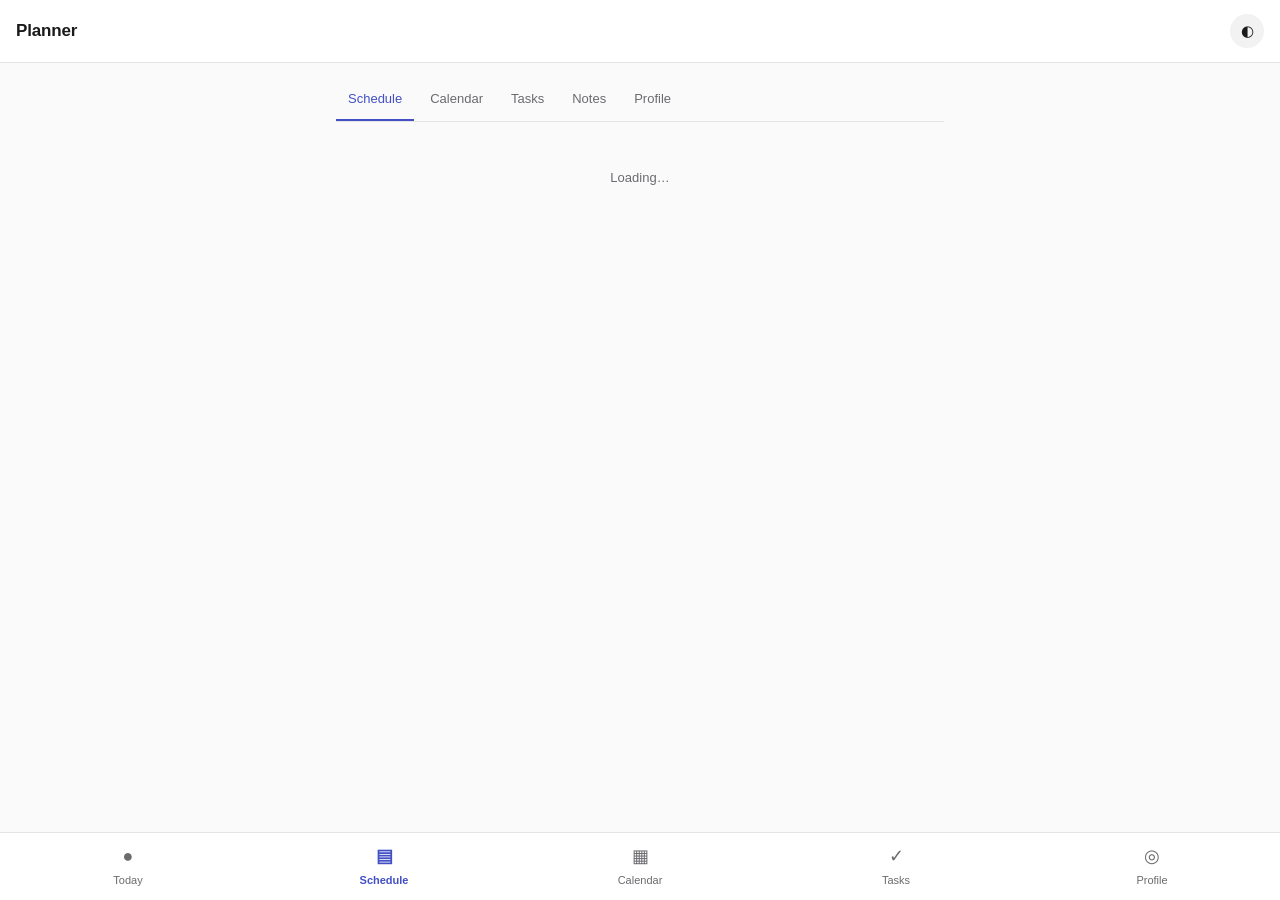
<file: planner.html>
<!DOCTYPE html>
<html lang="en">
<head>
<meta charset="UTF-8">
<meta name="viewport" content="width=device-width, initial-scale=1, viewport-fit=cover">
<title>Planner · PGPBL07</title>
<link rel="manifest" href="manifest.webmanifest">
<meta name="theme-color" content="#2f6fed">
<link rel="stylesheet" href="style.css">
<script src="https://accounts.google.com/gsi/client" async defer></script>
</head>
<body>

<div class="topbar">
  <h1>Planner</h1>
  <button class="iconBtn" id="themeToggle" aria-label="Toggle dark mode">◐</button>
</div>

<main class="page">
  <div class="tabs">
    <button data-tab="schedule" class="active">Schedule</button>
    <button data-tab="calendar">Calendar</button>
    <button data-tab="tasks">Tasks</button>
    <button data-tab="notes">Notes</button>
    <button data-tab="profile">Profile</button>
  </div>

  <section class="tabPanel active" id="panel-schedule">
    <div id="scheduleList"><div class="empty">Loading…</div></div>
  </section>

  <section class="tabPanel" id="panel-calendar">
    <div class="card">
      <div style="display:flex;justify-content:space-between;align-items:center;margin-bottom:10px;">
        <button class="iconBtn" id="calPrev">‹</button>
        <strong id="calLabel"></strong>
        <button class="iconBtn" id="calNext">›</button>
      </div>
      <div id="calGrid" style="display:grid;grid-template-columns:repeat(7,1fr);gap:4px;text-align:center;font-size:12px;"></div>
    </div>
    <div id="calDayEvents"></div>
  </section>

  <section class="tabPanel" id="panel-tasks">
    <div class="card">
      <div style="display:flex;justify-content:space-between;align-items:center;">
        <span class="sectionLabel" style="margin:0;">All tasks</span>
        <button class="googleSyncBtn" id="googleSyncBtn">Sync Google Tasks</button>
      </div>
      <div id="taskList"><div class="empty">No tasks yet</div></div>
      <div class="addRow">
        <input type="text" id="taskInput" placeholder="Add a task…">
        <button id="taskAdd">Add</button>
      </div>
    </div>
  </section>

  <section class="tabPanel" id="panel-notes">
    <div class="card">
      <textarea id="noteInput" rows="3" style="width:100%;" placeholder="Write a note…"></textarea>
      <button class="primaryBtn" id="noteAdd" style="margin-top:8px;">Add note</button>
    </div>
    <div id="noteList"></div>
  </section>

  <section class="tabPanel" id="panel-profile">
    <div class="card">
      <div class="formRow">
        <label>Name</label>
        <input type="text" id="pfName">
      </div>
      <div class="formRow">
        <label>Roll number</label>
        <input type="text" id="pfRoll">
      </div>
      <div class="formRow">
        <label>Section</label>
        <select id="pfSection">
          <option value="A">A</option>
          <option value="B">B</option>
        </select>
      </div>
      <div class="formRow">
        <label>Electives</label>
        <div class="electiveList" id="pfElectives"><div class="empty">Loading…</div></div>
      </div>
      <button class="primaryBtn" id="pfSave">Save profile</button>
    </div>
  </section>
</main>

<nav class="bottomNav">
  <a href="index.html"><span class="navIcon">●</span>Today</a>
  <a href="planner.html" class="active"><span class="navIcon">▤</span>Schedule</a>
  <a href="planner.html#calendar"><span class="navIcon">▦</span>Calendar</a>
  <a href="planner.html#tasks"><span class="navIcon">✓</span>Tasks</a>
  <a href="planner.html#profile"><span class="navIcon">◎</span>Profile</a>
</nav>

<script src="app.js"></script>
<script src="tasks.js"></script>
<script>
initTheme();
document.getElementById("themeToggle").addEventListener("click", toggleTheme);

/* ---------- Tabs ---------- */
const tabButtons = document.querySelectorAll(".tabs button");
function activateTab(name) {
  tabButtons.forEach((b) => b.classList.toggle("active", b.dataset.tab === name));
  document.querySelectorAll(".tabPanel").forEach((p) => p.classList.toggle("active", p.id === `panel-${name}`));
}
tabButtons.forEach((b) => b.addEventListener("click", () => { activateTab(b.dataset.tab); history.replaceState(null, "", `#${b.dataset.tab}`); }));
if (location.hash) activateTab(location.hash.slice(1));

/* ---------- Data ---------- */
let payload = { classes: [], availableElectives: [] };
let profile = loadProfile();
let personal = [];

async function boot() {
  payload = await fetchSchedule();
  personal = profile ? personalClasses(payload.classes, profile) : [];
  renderSchedule();
  renderCalendar();
  renderTasks();
  renderNotes();
  renderProfileForm();
}

/* ---------- Schedule tab ---------- */
function renderSchedule() {
  const el = document.getElementById("scheduleList");
  if (!profile) {
    el.innerHTML = `<div class="card"><p>Set up your profile first.</p></div>`;
    return;
  }
  if (!personal.length) {
    el.innerHTML = `<div class="empty">No classes match your section/electives yet</div>`;
    return;
  }
  const byDate = {};
  personal.forEach((e) => { (byDate[e.date] ||= []).push(e); });
  const dates = Object.keys(byDate).sort();
  el.innerHTML = dates.map((date) => {
    const events = byDate[date].sort((a, b) => stamp(a.date, a.start) - stamp(b.date, b.start));
    const label = new Date(`${date}T00:00:00+05:30`).toLocaleDateString("en-IN", { weekday: "short", day: "numeric", month: "short" });
    return `
      <div class="sectionLabel">${label}</div>
      <div class="card">
        ${events.map((e) => `
          <div class="eventRow ${e.status === "Cancelled" ? "cancelled" : ""}">
            <span class="eventDot" style="background:${subjectColor(e.baseCode || e.code)}"></span>
            <div class="eventBody">
              <div class="eventTitle">${esc(e.course)}</div>
              <div class="eventMeta">${esc(e.room)} · ${esc(e.faculty)}</div>
            </div>
            <div class="eventTime">${fmtTimeRange(e)}</div>
          </div>`).join("")}
      </div>`;
  }).join("");
}

/* ---------- Calendar tab ---------- */
let calMonth = new Date();
function renderCalendar() {
  const label = calMonth.toLocaleDateString("en-IN", { month: "long", year: "numeric" });
  document.getElementById("calLabel").textContent = label;
  const grid = document.getElementById("calGrid");
  const year = calMonth.getFullYear(), month = calMonth.getMonth();
  const firstDay = new Date(year, month, 1).getDay();
  const daysInMonth = new Date(year, month + 1, 0).getDate();
  const classDates = new Set(personal.map((e) => e.date));

  let html = ["S","M","T","W","T","F","S"].map((d) => `<div class="muted">${d}</div>`).join("");
  for (let i = 0; i < firstDay; i++) html += "<div></div>";
  for (let d = 1; d <= daysInMonth; d++) {
    const dateKey = `${year}-${String(month + 1).padStart(2, "0")}-${String(d).padStart(2, "0")}`;
    const hasClass = classDates.has(dateKey);
    const isToday = dateKey === istKey();
    html += `<button class="calDay" data-date="${dateKey}" style="padding:6px 0;border-radius:6px;background:${isToday ? "var(--accent-soft)" : "transparent"};font-weight:${hasClass ? 600 : 400};">${d}${hasClass ? '<div style="width:4px;height:4px;border-radius:50%;background:var(--accent);margin:2px auto 0;"></div>' : ""}</button>`;
  }
  grid.innerHTML = html;
  grid.querySelectorAll(".calDay").forEach((btn) => btn.addEventListener("click", () => showDayEvents(btn.dataset.date)));
}
document.getElementById("calPrev").addEventListener("click", () => { calMonth.setMonth(calMonth.getMonth() - 1); renderCalendar(); });
document.getElementById("calNext").addEventListener("click", () => { calMonth.setMonth(calMonth.getMonth() + 1); renderCalendar(); });

function showDayEvents(dateKey) {
  const events = personal.filter((e) => e.date === dateKey).sort((a, b) => stamp(a.date, a.start) - stamp(b.date, b.start));
  const el = document.getElementById("calDayEvents");
  if (!events.length) { el.innerHTML = `<div class="empty">No classes on this day</div>`; return; }
  el.innerHTML = `<div class="card">${events.map((e) => `
    <div class="eventRow ${e.status === "Cancelled" ? "cancelled" : ""}">
      <span class="eventDot" style="background:${subjectColor(e.baseCode || e.code)}"></span>
      <div class="eventBody">
        <div class="eventTitle">${esc(e.course)}</div>
        <div class="eventMeta">${esc(e.room)}</div>
      </div>
      <div class="eventTime">${fmtTimeRange(e)}</div>
    </div>`).join("")}</div>`;
}

/* ---------- Tasks tab ---------- */
function renderTasks() {
  const tasks = loadTasks();
  const el = document.getElementById("taskList");
  el.innerHTML = tasks.length ? tasks.map((t) => `
    <div class="taskRow">
      <button class="taskCheck ${t.done ? "done" : ""}" data-id="${t.id}"></button>
      <span class="taskTitle ${t.done ? "done" : ""}">${esc(t.title)}</span>
      ${t.source === "google" ? '<span class="pill">Google</span>' : ""}
      <button class="iconBtn" data-del="${t.id}" style="width:26px;height:26px;font-size:12px;">✕</button>
    </div>`).join("") : `<div class="empty">No tasks yet</div>`;
  el.querySelectorAll(".taskCheck").forEach((b) => b.addEventListener("click", () => { toggleTask(b.dataset.id); renderTasks(); }));
  el.querySelectorAll("[data-del]").forEach((b) => b.addEventListener("click", () => { deleteTask(b.dataset.del); renderTasks(); }));
}
document.getElementById("taskAdd").addEventListener("click", () => {
  const input = document.getElementById("taskInput");
  if (!input.value.trim()) return;
  addTask(input.value.trim());
  input.value = "";
  renderTasks();
});
document.getElementById("googleSyncBtn").addEventListener("click", async () => {
  if (!googleToken) {
    initGoogleTasksClient(async () => { await fetchGoogleTasks(); renderTasks(); });
    requestGoogleTasksAccess();
  } else {
    await fetchGoogleTasks();
    renderTasks();
  }
});

/* ---------- Notes tab ---------- */
function renderNotes() {
  const notes = loadNotes();
  const el = document.getElementById("noteList");
  el.innerHTML = notes.length ? notes.map((n) => `
    <div class="noteCard">
      <button class="noteDelete" data-id="${n.id}">✕</button>
      <div>${esc(n.text)}</div>
      <div class="noteDate">${new Date(n.createdAt).toLocaleString("en-IN")}</div>
    </div>`).join("") : `<div class="empty">No notes yet</div>`;
  el.querySelectorAll(".noteDelete").forEach((b) => b.addEventListener("click", () => { deleteNote(b.dataset.id); renderNotes(); }));
}
document.getElementById("noteAdd").addEventListener("click", () => {
  const input = document.getElementById("noteInput");
  if (!input.value.trim()) return;
  addNote(input.value.trim());
  input.value = "";
  renderNotes();
});

/* ---------- Profile tab ---------- */
function renderProfileForm() {
  if (profile) {
    document.getElementById("pfName").value = profile.name || "";
    document.getElementById("pfRoll").value = profile.roll || "";
    document.getElementById("pfSection").value = profile.section || "A";
  }
  const electives = payload.availableElectives || [];
  const el = document.getElementById("pfElectives");
  el.innerHTML = electives.length ? electives.map((e) => `
    <label class="electiveOption">
      <input type="checkbox" value="${esc(e.code)}" ${profile && (profile.electives || []).includes(e.code) ? "checked" : ""}>
      ${esc(e.course)} <span class="muted">(${esc(e.faculty)})</span>
    </label>`).join("") : `<div class="empty">No electives found</div>`;
}
document.getElementById("pfSave").addEventListener("click", () => {
  const electives = Array.from(document.querySelectorAll("#pfElectives input:checked")).map((c) => c.value);
  profile = {
    name: document.getElementById("pfName").value.trim(),
    roll: document.getElementById("pfRoll").value.trim(),
    section: document.getElementById("pfSection").value,
    electives,
  };
  saveProfile(profile);
  personal = personalClasses(payload.classes, profile);
  renderSchedule();
  renderCalendar();
  alert("Profile saved");
});

boot();

if ("serviceWorker" in navigator) {
  navigator.serviceWorker.register("service-worker.js");
}
</script>
</body>
</html>
</file>
<file: styles.css>
/* Self-hosted, latin subset, one variable file. The app ran a serif display face
   against a sans body; it is one grotesque now, with hierarchy coming from size and
   weight alone. Inter is drawn for interfaces — large x-height, unambiguous figures,
   and it holds up at the 11px label sizes this app leans on. */
@font-face{
  font-family:"Inter";
  src:url("fonts/inter-latin.woff2") format("woff2");
  font-weight:400 800;font-style:normal;font-display:swap;
  unicode-range:U+0000-00FF,U+0131,U+0152-0153,U+02BB-02BC,U+02C6,U+02DA,U+02DC,U+2000-206F,U+20AC,U+2122,U+2191,U+2193,U+2212,U+2215,U+FEFF,U+FFFD;
}
@font-face{
  font-family:"Jakarta";
  src:url("fonts/jakarta-latin.woff2") format("woff2");
  font-weight:400 800;font-style:normal;font-display:swap;
  unicode-range:U+0000-00FF,U+0131,U+0152-0153,U+02BB-02BC,U+02C6,U+02DA,U+02DC,U+2000-206F,U+20AC,U+2122,U+2191,U+2193,U+2212,U+2215,U+FEFF,U+FFFD;
}
/* ==========================================================================
   BL07 Planner — "Plum Copper"
   Jewel-toned premium palette: aubergine/plum ground, plum-to-bronze gradient
   on focus cards, stronger elevation shadows throughout.
   ========================================================================== */

:root{
  /* dark (default until profile/system says otherwise) — a deeper, more
     separated aubergine/plum ground so surfaces actually lift off each
     other, plus a warmer plum-to-bronze accent pairing instead of the
     previous flat blue-gray. */
  --bg:#0b0f1d;
  --bg-elevated:#182142;
  --bg-panel:#121936;
  --bg-raised:#202a52;
  --ink:#eef1fa;
  --ink-muted:#a0a7c4;
  --ink-faint:#717aa0;
  --accent:#e9a73e;
  --accent-2:#d2694c;
  --accent-soft:rgba(233,167,62,.18);
  --live:#3fbe8a;
  --live-soft:rgba(63,190,138,.16);
  --amber:#e5c05a;
  --amber-soft:rgba(229,192,90,.16);
  --danger:#e2645f;
  --danger-soft:rgba(226,100,95,.16);
  --border:#242e55;
  --border-strong:#394472;
  --shadow-lg:0 1px 2px rgba(0,0,0,.4), 0 24px 52px -22px rgba(0,0,0,.65);
  --shadow-md:0 1px 2px rgba(0,0,0,.34), 0 14px 30px -16px rgba(0,0,0,.55);
  --shadow-sm:0 1px 1px rgba(0,0,0,.28), 0 7px 16px -10px rgba(0,0,0,.5);
  --grad:linear-gradient(135deg,#0f1622 0%,#1d2b3f 55%,#b4603c 100%);
  /* One lit surface per screen — the term card on Home, the next-bus card on Campus,
     the identity card on Profile. Gradients everywhere read as noise; exactly one per
     screen reads as deliberate. Tinted over the card background rather than a full
     plum-to-bronze wash, so existing text colours stay legible in both themes. */
  --surface-signature:linear-gradient(135deg,
    color-mix(in srgb, var(--accent) 16%, var(--bg-elevated)) 0%,
    var(--bg-elevated) 58%,
    color-mix(in srgb, var(--accent-2) 14%, var(--bg-elevated)) 100%);
  --grad-glow:rgba(180,96,60,.4);
  --on-grad:#eef1fa;
  --on-grad-muted:#c6cbe4;
  --on-grad-line:rgba(255,255,255,.13);
  --radius-xl:20px;
  --radius-lg:16px;
  --radius-md:14px;
  --radius-sm:10px;
  --radius-xs:8px;
  --radius-pill:99px;
  --font:"Inter","Jakarta",-apple-system,BlinkMacSystemFont,"Segoe UI",Roboto,Helvetica,Arial,sans-serif;
  /* Same family. Display is a role, not a second typeface: headlines get tighter
     tracking and a heavier weight, which is all the separation one good grotesque
     needs. */
  --font-display:var(--font);

  /* Type scale — six steps. Sizes were previously picked ad hoc per rule
     (11/11.5/12/13/13.5/14/15px), which is most of the difference between a page
     that looks designed and one that looks assembled. */
  /* Five steps with real gaps. The previous set put 10/11/12/13/15px all in play
     at once; 1px apart is below the threshold where a size change reads as
     hierarchy, so it read as unevenness instead. Merged 10 into 11 and 12 into 13. */
  --text-xs:11px;
  --text-sm:13px;
  --text-md:15px;
  --text-lg:18px;
  --text-xl:22px;
  /* The scale used to stop at 22px, which is why the app read as neat rather than
     designed: everything lived inside one narrow band. Two display steps above it
     give the hero numeral and the greeting somewhere to go. */
  --text-2xl:30px;
  --text-3xl:clamp(28px,7.5vw,34px);

  /* Weight was running on instinct: 85 rules at 800 and 85 at 700, used
     interchangeably, which is no hierarchy at all. Four roles, and 800 is reserved
     for uppercase micro-labels where the extra weight is paying for the small size
     and the open tracking rather than signalling importance. */
  --w-body:500;
  --w-strong:600;
  --w-bold:700;
  --w-label:800;

  /* Motion was nine durations deep — .12 .15 .2 .22 .25 .28 .3 .35 .4 .5 — every one
     of them on the browser's default `ease`, which is a symmetric curve. Symmetric
     easing is why interface motion reads as mechanical: real things leave quickly and
     arrive slowly. Four durations, three curves, and the decelerating one is the
     default because almost everything here is something arriving. */
  --dur-xs:120ms;
  --dur-sm:200ms;
  --dur-md:320ms;
  --dur-lg:520ms;
  --ease-out:cubic-bezier(.22,1,.36,1);
  --ease-in-out:cubic-bezier(.65,0,.35,1);
  /* Overshoots slightly: for a press releasing, or a badge popping in. */
  --ease-spring:cubic-bezier(.34,1.46,.64,1);
  /* Three line-height roles instead of seven ad-hoc ratios, so baselines line up
     between neighbouring elements. */
  --lh-flat:1;
  --lh-snug:1.3;
  --lh-body:1.5;
  /* Tracking follows size: large display numerals want to close up, small
     uppercase labels want to open out. */
  --track-display:-.015em;
  --track-tight:-.01em;
  --track-normal:0;
  --track-label:.05em;

  /* Spacing scale. */
  --sp-1:4px;
  --sp-2:8px;
  --sp-3:12px;
  --sp-4:16px;
  --sp-5:20px;
  --sp-6:28px;
}

:root:not([data-theme="light"]){
  color-scheme:dark;
}
/* Was a cool blue-gray (#e9edf3) with navy-tinted shadows and a blue accent that
   didn't match the dark theme's plum identity at all — read as a generic SaaS
   dashboard rather than a premium companion to the dark theme. Now a warm paper
   background, warm-tinted soft shadows, and the accent stays in the plum family
   (just deepened for contrast) so light mode feels like the same product. */
:root[data-theme="light"]{
  --bg:#f5f5fa;
  --bg-elevated:#ffffff;
  --bg-panel:#ebebf4;
  --bg-raised:#ffffff;
  --ink:#171a2b;
  --ink-muted:#525871;
  --ink-faint:#80869e;
  --accent:#a8641a;
  --accent-2:#b04a2c;
  --accent-soft:rgba(168,100,26,.15);
  --live:#26684d;
  --live-soft:rgba(38,104,77,.15);
  --amber:#8a6a16;
  --amber-soft:rgba(138,106,22,.16);
  --danger:#a83c34;
  --danger-soft:rgba(168,60,52,.14);
  --border:#dfe0ec;
  --border-strong:#c3c5d8;
  --shadow-lg:0 1px 2px rgba(60,40,20,.08), 0 24px 52px -30px rgba(60,40,20,.16);
  --shadow-md:0 1px 2px rgba(60,40,20,.07), 0 14px 28px -18px rgba(60,40,20,.13);
  --shadow-sm:0 1px 1px rgba(60,40,20,.06), 0 6px 14px -10px rgba(60,40,20,.11);
  color-scheme:light;
}
@media (prefers-color-scheme: light){
  :root:not([data-theme="dark"]):not([data-theme="light"]){
    --bg:#f5f5fa;
    --bg-elevated:#ffffff;
    --bg-panel:#ebebf4;
    --bg-raised:#ffffff;
    --ink:#171a2b;
    --ink-muted:#525871;
    --ink-faint:#80869e;
    --accent:#a8641a;
    --accent-2:#b04a2c;
    --accent-soft:rgba(168,100,26,.15);
    --live:#26684d;
    --live-soft:rgba(38,104,77,.15);
    --amber:#8a6a16;
    --amber-soft:rgba(138,106,22,.16);
    --danger:#a83c34;
    --danger-soft:rgba(168,60,52,.14);
    --border:#dfe0ec;
    --border-strong:#c3c5d8;
    --shadow-lg:0 1px 2px rgba(60,40,20,.08), 0 24px 52px -30px rgba(60,40,20,.16);
    --shadow-md:0 1px 2px rgba(60,40,20,.07), 0 14px 28px -18px rgba(60,40,20,.13);
    --shadow-sm:0 1px 1px rgba(60,40,20,.06), 0 6px 14px -10px rgba(60,40,20,.11);
    color-scheme:light;
  }
}

/* App-wide: numerals never jiggle mid-column (bus/mess/schedule times, counters) — a
   plain global rule beats chasing every individual number display by hand. */
/* Anything whose digits change in place gets fixed-width figures, or the text
   shuffles sideways on every tick. */
.sr-time b,.wc-num,.wc-cnt,.next-bus-time,.countdown-copy strong,.wk-dot-col .sq,
#termProgressPct,#dateOrbitDay,#progressSummary,.count-chip,.tag,.mwg-cell,
.calendar-day-number,.termRingDays,#termRingDays,
#nextBusCountdown,#topbarClock,#focusRange,#examCardDays,#heroDayCount,
.hero-time,.sr-time-end,.bcc-text strong,.ts-text strong,.ts-text small,
.exam-strip-days,.legend-item b,.wb-count{
  font-variant-numeric:tabular-nums;
}
*,*::before,*::after{box-sizing:border-box}
html,body{margin:0;padding:0}
html{-webkit-text-size-adjust:100%}
/* A fixed film grain over the whole app at ~3% opacity. On a dark UI this does two
   things: it kills the banding that any large gradient shows on an 8-bit panel (the
   hero and the signature surfaces both ran into it), and it stops the flat fills
   reading as pure #000-adjacent digital nothing. Fixed rather than scrolling, so it
   behaves like grain in the glass rather than a texture printed on the content. */
body::before{
  content:"";position:fixed;inset:0;z-index:9999;pointer-events:none;
  opacity:.032;mix-blend-mode:overlay;
  background-image:url("data:image/svg+xml,%3Csvg xmlns='http://www.w3.org/2000/svg' width='160' height='160'%3E%3Cfilter id='n'%3E%3CfeTurbulence type='fractalNoise' baseFrequency='.85' numOctaves='3' stitchTiles='stitch'/%3E%3C/filter%3E%3Crect width='160' height='160' filter='url(%23n)'/%3E%3C/svg%3E");
}
:root[data-theme="light"] body::before{opacity:.05;mix-blend-mode:multiply}
@media(prefers-reduced-motion: reduce){body::before{opacity:.02}}
body{
  background:var(--bg);
  color:var(--ink);
  font:var(--text-md)/var(--lh-body) var(--font);
  min-height:100vh;
  min-height:100dvh;
  overscroll-behavior-y:none;
  transition:background-color var(--dur-md) var(--ease-out),color var(--dur-md) var(--ease-out);
}
.theme-transition,.theme-transition *{transition:background-color var(--dur-md) var(--ease-out),border-color var(--dur-md) var(--ease-out),color var(--dur-md) var(--ease-out) !important}
button,input,select,textarea{font:inherit;color:inherit}
button{cursor:pointer}
a{color:inherit;text-decoration:none}
img,svg{display:block}
/* Display font on headings only. It used to catch every inline <b> and <strong>
   too, which meant a bolded word inside a Satoshi sentence switched typeface
   mid-line — Lexend is markedly wider, so those words also read a size bigger.
   That single selector was most of the "fonts look uneven everywhere" problem:
   it put the display face on ~40% of all text. Bold text now stays in the body
   face and gets its emphasis from weight, which is what weight is for. */
h1,h2{font-family:var(--font-display)}
h3,b,strong{font-family:inherit}
[hidden]{display:none !important}
[data-icon] svg{width:20px;height:20px}
::selection{background:var(--accent-soft)}

/* A short accent tick before the label. Section headings were set in the same muted
   uppercase as a dozen other small labels, so nothing marked where one section ended
   and the next began; the tick is the cheapest mark that does. */
.overline{
  margin:0 0 6px;
  display:flex;align-items:center;gap:8px;
  font-size:var(--text-sm);
  font-weight:800;
  letter-spacing:var(--track-label);
  color:var(--ink-muted);
  text-transform:uppercase;
}
.overline::before{
  content:"";flex:none;width:14px;height:2px;border-radius:2px;
  background:linear-gradient(90deg,var(--accent),var(--accent-2));
}
/* Inside a card the heading is already framed by the card, so the tick is noise. */
.panel .overline::before,.hero-card .overline::before,.panel-compact .overline::before{display:none}
h1{font-size:var(--text-3xl);line-height:1.15;letter-spacing:-.025em;font-weight:800;margin:0 0 6px}
h2{letter-spacing:-.02em;font-weight:800}
h2{font-size:22px;line-height:var(--lh-snug);font-weight:700;margin:0}
.subtitle{margin:0;color:var(--ink-muted);font-size:var(--text-md);font-weight:500}
.empty-state{
  padding:32px 20px;text-align:center;color:var(--ink-muted);font-size:var(--text-md);font-weight:500;
  display:flex;flex-direction:column;align-items:center;gap:4px;
}
.empty-state-icon{
  width:42px;height:42px;border-radius:50%;margin-bottom:6px;
  display:flex;align-items:center;justify-content:center;
  background:var(--accent-soft);color:var(--accent);
  animation:empty-icon-breathe 2.6s ease-in-out infinite;
}
.empty-state-icon svg{width:20px;height:20px}
@keyframes empty-icon-breathe{0%,100%{transform:scale(1);opacity:1}50%{transform:scale(1.08);opacity:.85}}
@media(prefers-reduced-motion: reduce){.empty-state-icon{animation:none}}
.empty-state p{margin:0;font-size:var(--text-md);font-weight:700;color:var(--ink)}
.empty-state small{font-size:var(--text-sm);font-weight:500;color:var(--ink-muted)}

/* ============ Checkboxes / radios — fixed everywhere in the app ============ */
input[type="checkbox"],input[type="radio"]{
  -webkit-appearance:none;appearance:none;
  width:20px;height:20px;flex:0 0 20px;margin:0;padding:0;
  border:2px solid var(--border-strong);background:var(--bg-panel);
  display:inline-grid;place-items:center;cursor:pointer;
}
input[type="checkbox"]{border-radius:var(--radius-xs)}
input[type="radio"]{border-radius:50%}
input[type="checkbox"]:checked,input[type="radio"]:checked{background:var(--accent);border-color:var(--accent)}
input[type="checkbox"]:checked::after{
  content:"";width:5px;height:9px;border:solid #fff;border-width:0 2px 2px 0;
  transform:rotate(45deg) translate(-1px,-1px);
}
input[type="radio"]:checked::after{content:"";width:8px;height:8px;border-radius:50%;background:#fff}

/* ============ App shell / layout ============ */
.app-shell{display:flex;flex-direction:column;min-height:100vh;min-height:100dvh}
.page-wrap{flex:1;max-width:1180px;width:100%;margin:0 auto;padding:18px 18px 110px}
.page{display:none;position:relative}
.page.active{display:block;animation:fade-in .28s cubic-bezier(.22,1,.36,1)}
@keyframes fade-in{from{opacity:0;transform:translateY(10px) scale(.99)}to{opacity:1;transform:none}}

.hero-enter .hero-status-row,.hero-enter .hero-cancel-flag,.hero-enter .hero-course-line,.hero-enter .hero-time-row,.hero-enter .hero-pills,.hero-enter .hero-day-strip{animation:hero-child-in .45s cubic-bezier(.22,1,.36,1) both}
.hero-enter .hero-cancel-flag{animation-delay:.03s}
.hero-enter .hero-course-line{animation-delay:.05s}
.hero-enter .hero-time-row{animation-delay:.1s}
.hero-enter .hero-pills{animation-delay:.15s}
.hero-enter .hero-day-strip{animation-delay:.19s}

@keyframes hero-child-in{from{opacity:0;transform:translateY(7px)}to{opacity:1;transform:none}}
.hero-enter .hero-pills .hero-pill{animation:hero-pill-in .4s cubic-bezier(.22,1,.36,1) both}
.hero-enter .hero-pills .hero-pill:nth-child(1){animation-delay:.16s}
.hero-enter .hero-pills .hero-pill:nth-child(2){animation-delay:.21s}
.hero-enter .hero-pills .hero-pill:nth-child(3){animation-delay:.26s}
.hero-enter .hero-pills .hero-pill:nth-child(4){animation-delay:.31s}
@keyframes hero-pill-in{from{opacity:0;transform:translateY(5px) scale(.92)}to{opacity:1;transform:none}}
.hero-pill.accent{transition:background var(--dur-md) var(--ease-out)}
.hero-card.is-urgent .hero-pill.accent{animation:urgent-pill-pulse 1.1s ease-in-out infinite}
@keyframes urgent-pill-pulse{0%,100%{box-shadow:0 0 0 0 color-mix(in srgb, var(--amber) 0%, transparent)}50%{box-shadow:0 0 0 4px color-mix(in srgb, var(--amber) 25%, transparent)}}
@media(prefers-reduced-motion: reduce){.hero-card.is-urgent .hero-pill.accent{animation:none}}

.desktop-nav{position:relative}
.desktop-nav-indicator{position:absolute;top:0;left:0;height:100%;border-radius:var(--radius-sm);background:var(--accent-soft);z-index:0;transition:transform .3s cubic-bezier(.34,1.1,.64,1),width .3s cubic-bezier(.34,1.1,.64,1);pointer-events:none;opacity:0}
.desktop-nav-indicator.ready{opacity:1}
.desktop-nav-item{position:relative;z-index:1;transition:color var(--dur-sm) var(--ease-out)}
.desktop-nav-item.active{background:none;color:var(--accent)}

/* ============ Topbar — glass bar, gradient hairline, contextual page label ============ */
.topbar{
  position:sticky;top:0;z-index:40;
  display:flex;align-items:center;gap:12px;
  padding:12px 16px;
  background:color-mix(in srgb, var(--bg) 78%, transparent);
  backdrop-filter:blur(16px) saturate(1.3);
  -webkit-backdrop-filter:blur(16px) saturate(1.3);
}
/* How far down the page you are, drawn along the bar's own edge. A header that has to
   be there anyway can carry this for free, and it answers "how much of this day/term am
   I still scrolling through" without a scrollbar. */
.topbar::after{
  content:"";position:absolute;left:0;right:0;bottom:0;height:2px;
  background-color:color-mix(in srgb, var(--ink) 9%, transparent);
  background-image:linear-gradient(90deg,var(--accent),var(--accent-2));
  background-repeat:no-repeat;
  background-size:var(--scroll-progress,0%) 100%;
  opacity:0;transition:opacity var(--dur-md) var(--ease-out);
}
.topbar.is-scrolled::after{opacity:1}
/* Opaque once scrolled. At 92% the page showed through the bar, so a row of dates
   passing underneath was legible *through* the header and then sliced in half by its
   edge. Glass is worth having over the hero at rest; underneath moving content it just
   looks like a mistake. */
.topbar.is-scrolled{
  background:var(--bg);box-shadow:0 10px 26px -16px rgba(0,0,0,.55);
  /* The bar is opaque here, so there is nothing behind it to blur. Leaving the filter
     on makes the compositor keep sampling what is underneath on every scrolled frame
     for a result no one can see. */
  backdrop-filter:none;-webkit-backdrop-filter:none;
}
/* A short fade below the bar so content emerges from under it rather than being cut
   against a hard line. */
.topbar::before{
  content:"";position:absolute;left:0;right:0;top:100%;height:20px;pointer-events:none;
  background:linear-gradient(var(--bg),transparent);
  opacity:0;transition:opacity var(--dur-md) var(--ease-out);
}
.topbar.is-scrolled::before{opacity:.9}
.brand{display:flex;align-items:center;gap:10px;background:none;border:0;padding:0}
.brand-mark{
  width:34px;height:34px;border-radius:var(--radius-sm);display:block;object-fit:cover;
  box-shadow:0 0 0 1px color-mix(in srgb, var(--accent) 30%, transparent), 0 2px 10px -3px color-mix(in srgb, var(--accent) 55%, transparent);
}
.brand-copy{display:flex;flex-direction:column;line-height:var(--lh-snug);text-align:left}
.brand-copy strong{font-family:var(--font-display);font-size:var(--text-md);font-weight:700;letter-spacing:var(--track-tight)}
.brand-copy small{font-size:var(--text-xs);font-weight:700;letter-spacing:var(--track-label);color:var(--ink-faint);transition:opacity var(--dur-sm) var(--ease-out)}
.desktop-nav{display:none;gap:2px;margin-right:auto;margin-left:20px}
.desktop-nav-item{
  display:flex;align-items:center;gap:8px;
  padding:9px 14px;border-radius:var(--radius-sm);border:0;background:transparent;color:var(--ink-muted);
  font-size:var(--text-md);font-weight:600;
}
.desktop-nav-item svg{width:17px;height:17px}
.desktop-nav-item.active{background:var(--accent-soft);color:var(--accent)}
.top-actions{display:flex;align-items:center;gap:6px;margin-left:auto;position:relative}
@media (max-width:400px){
  .top-actions{gap:5px}
  .top-actions .icon-button{width:35px;height:35px}
}
.icon-button{
  display:grid;place-items:center;width:38px;height:38px;border-radius:var(--radius-sm);border:0;
  background:var(--bg-elevated);color:var(--ink);position:relative;border:1px solid var(--border);
}
.icon-button svg{width:18px;height:18px}
/* Ghost icon buttons in the topbar — ditched the uniform glass-square treatment
   (four identical bordered boxes read as generic toolbar clutter); no border/fill
   until pressed, so the row reads as icons first, not four repeated tiles. */
.top-actions .icon-button{
  background:transparent;border-color:transparent;color:var(--ink-muted);
  transition:background var(--dur-sm) var(--ease-out),color var(--dur-sm) var(--ease-out),transform var(--dur-xs) var(--ease-spring);
}
@media (hover:hover){.top-actions .icon-button:hover{background:color-mix(in srgb, var(--ink) 7%, transparent);color:var(--ink)}}
.top-actions .icon-button:active{background:color-mix(in srgb, var(--accent) 14%, transparent);color:var(--accent)}
.icon-button:active{transform:scale(.94)}
#themeToggle span{display:inline-flex}
#themeToggle span.icon-morph{animation:icon-morph .32s cubic-bezier(.34,1.56,.64,1)}
@keyframes icon-morph{0%{transform:rotate(-90deg) scale(.5);opacity:0}100%{transform:rotate(0) scale(1);opacity:1}}
.icon-button-lg{width:46px;height:46px;border-radius:var(--radius-md)}
.icon-button-lg svg{width:22px;height:22px}
.notification-button{transition:box-shadow var(--dur-md) var(--ease-out)}
.notification-button:has(b:not([hidden])){box-shadow:0 0 0 1px var(--border), 0 0 10px -4px color-mix(in srgb, var(--danger) 30%, transparent)}
.notification-button b,#ledgerButton b{
  position:absolute;top:-3px;right:-3px;min-width:18px;height:18px;padding:0 4px;border-radius:var(--radius-pill);
  background:var(--danger);color:#fff;font-size:var(--text-xs);font-weight:700;display:grid;place-items:center;
  border:2px solid var(--bg-elevated);box-shadow:0 0 0 1px color-mix(in srgb, var(--danger) 45%, transparent), 0 0 4px color-mix(in srgb, var(--danger) 32%, transparent);
}
.notification-button b.pop{animation:badge-pop .45s cubic-bezier(.34,1.56,.64,1)}
@keyframes badge-pop{0%{transform:scale(1)}40%{transform:scale(1.45)}100%{transform:scale(1)}}
/* A live clock instead of a static page label — the "alive" detail a premium bar
   earns its glass treatment with. */
.topbar-clock{
  display:none;flex-direction:column;align-items:flex-end;justify-content:center;
  margin-right:2px;white-space:nowrap;line-height:var(--lh-flat);
}
/* Two lines from when the app ran on Barcelona time with India underneath. One
   zone again, so the second line stays hidden and this is just the clock. */
.topbar-clock b{
  font-variant-numeric:tabular-nums;font-size:var(--text-md);font-weight:700;
  color:var(--ink-muted);letter-spacing:var(--track-tight);
}
.topbar-clock small{
  font-variant-numeric:tabular-nums;font-size:var(--text-xs);font-weight:700;
  color:var(--ink-faint);letter-spacing:var(--track-label);margin-top:2px;
}
/* Shown everywhere. The phone's own status bar does carry the time, but it is hidden
   in an installed app on some devices, and the clock here is the one the schedule is
   reckoned against. */
.topbar-clock{display:flex}
/* The dot is a status light, not decoration: it reports whether the schedule on
   screen was actually read from the calendar, and amber means it has gone stale and
   wants a tap. Hiding it below 900px kept that from the people most likely to need
   it. The label still waits for a desktop bar with room for words. */
.sync-pill{
  display:flex;align-items:center;gap:7px;padding:0;border-radius:var(--radius-pill);
  background:none;border:0;font-size:var(--text-sm);font-weight:600;color:var(--ink-muted);
}
.sync-pill span{display:none}
@media (min-width:900px){.sync-pill span{display:inline}}
.sync-pill i{width:7px;height:7px;border-radius:50%;background:var(--ink-faint)}
.sync-pill.syncing i{background:var(--amber);animation:pulse 1s infinite}
.sync-pill.ok i{background:var(--live)}
.sync-pill.error i{background:var(--danger)}
/* Connected, but reading a snapshot that has aged out rather than a live feed. */
.sync-pill.stale i{background:var(--amber)}
.sync-pill.stale{color:var(--amber);border-color:color-mix(in srgb, var(--amber) 42%, transparent);cursor:default}
@keyframes pulse{0%,100%{opacity:1}50%{opacity:.35}}
@keyframes spin{to{transform:rotate(360deg)}}

/* ============ Bottom / desktop nav ============ */
.bottom-nav{
  position:fixed;left:12px;right:12px;bottom:calc(12px + env(safe-area-inset-bottom));z-index:40;
  display:flex;justify-content:space-around;
  padding:8px 6px;border-radius:var(--radius-xl);
  background:color-mix(in srgb, var(--bg-elevated) 82%, transparent);
  backdrop-filter:blur(16px) saturate(1.3);-webkit-backdrop-filter:blur(16px) saturate(1.3);
  border:1px solid color-mix(in srgb, #fff 6%, var(--border));
  box-shadow:var(--shadow-lg);
}
/* A sliding pill behind the active tab, same language as the desktop nav's own
   indicator, instead of just recoloring the icon in place. */
.bottom-nav-indicator{
  position:absolute;top:6px;bottom:6px;left:0;border-radius:var(--radius-md);
  background:var(--accent-soft);z-index:0;opacity:0;
  transition:transform .3s cubic-bezier(.34,1.1,.64,1),width .3s cubic-bezier(.34,1.1,.64,1),opacity var(--dur-sm) var(--ease-out);
}
.bottom-nav-indicator.ready{opacity:1}
.nav-item{
  position:relative;z-index:1;
  display:flex;flex-direction:column;align-items:center;gap:3px;flex:1;min-width:0;
  background:none;border:0;color:var(--ink-muted);padding:6px 4px;border-radius:var(--radius-md);
  font-size:var(--text-xs);font-weight:700;white-space:nowrap;
  transition:color var(--dur-sm) var(--ease-out);
}
.nav-item svg{width:20px;height:20px}
.nav-item.active{color:var(--accent-2)}
.nav-item.active svg{animation:nav-icon-pop .35s cubic-bezier(.34,1.56,.64,1)}
@keyframes nav-icon-pop{0%{transform:scale(1)}45%{transform:scale(1.22)}100%{transform:scale(1)}}
@media(prefers-reduced-motion: reduce){.nav-item.active svg{animation:none}}

@media (min-width:900px){
  .bottom-nav{display:none}
  .desktop-nav{display:flex}
  .page-wrap{padding:28px 24px 56px}
}

/* ============ Generic building blocks ============ */
/* The hero carried a 1px inner top highlight and nothing else did, so the hero read
   as lit and every panel below it as a flat rectangle on the same ground. The edge
   light is now a token and every raised surface gets it: it is what makes a card look
   like it has a thickness rather than a border. */
:root{--edge-light:inset 0 1px 0 color-mix(in srgb, #fff 6%, transparent)}
:root[data-theme="light"]{--edge-light:inset 0 1px 0 color-mix(in srgb, #fff 80%, transparent)}
.panel{
  background:var(--bg-elevated);
  border-radius:var(--radius-lg);
  border:1px solid var(--border);
  padding:22px;
  margin-top:18px;
  box-shadow:var(--shadow-md), var(--edge-light);
}
.panel-heading{display:flex;align-items:flex-start;justify-content:space-between;gap:12px;margin-bottom:12px}
.page-heading{margin-bottom:4px}
.count-chip{
  padding:6px 12px;border-radius:var(--radius-pill);background:var(--accent-soft);color:var(--accent);
  font-size:var(--text-sm);font-weight:700;white-space:nowrap;
}

.primary-button{
  background:var(--accent);color:#fff;border:0;border-radius:var(--radius-md);
  padding:12px 18px;font-size:var(--text-md);font-weight:700;
  box-shadow:0 3px 12px -4px color-mix(in srgb, var(--accent) 32%, transparent), inset 0 1px 0 color-mix(in srgb, #fff 18%, transparent);
  transition:transform var(--dur-xs) var(--ease-spring), box-shadow var(--dur-sm) var(--ease-out);
}
@media (hover:hover){
  .primary-button:hover{box-shadow:0 4px 16px -4px color-mix(in srgb, var(--accent) 40%, transparent), inset 0 1px 0 color-mix(in srgb, #fff 18%, transparent)}
}
.primary-button:active{transform:scale(.98);box-shadow:0 2px 6px -2px color-mix(in srgb, var(--accent) 26%, transparent), inset 0 1px 0 color-mix(in srgb, #fff 18%, transparent)}
.primary-button.full-width{width:100%}
.secondary-button{
  background:var(--bg-panel);color:var(--ink);border:1px solid var(--border);border-radius:var(--radius-md);
  padding:11px 16px;font-size:var(--text-md);font-weight:600;
}
.secondary-button.small{padding:8px 13px;font-size:var(--text-sm);display:inline-flex;align-items:center;gap:6px}
.secondary-button.small svg{width:15px;height:15px}
.secondary-button.small-toggle{padding:8px 13px;font-size:var(--text-sm)}
.danger-button{
  background:var(--danger-soft);color:var(--danger);border:0;border-radius:var(--radius-md);
  padding:11px 16px;font-size:var(--text-md);font-weight:700;
}
.text-button{background:none;border:0;color:var(--accent);font-weight:700;font-size:var(--text-md);padding:8px 4px}

/* ============ Home ============ */
.home-heading{display:flex;justify-content:space-between;align-items:flex-start;gap:14px}
.home-sync-text{margin:6px 0 0;color:var(--ink-faint);font-size:var(--text-sm);font-weight:500}
.date-orbit{
  display:flex;flex-direction:column;align-items:center;justify-content:center;
  width:50px;height:50px;border-radius:var(--radius-md);background:var(--accent-soft);color:var(--accent);flex:none;
}
.date-orbit span{font-size:var(--text-lg);font-weight:700;line-height:var(--lh-flat)}
.date-orbit small{font-size:var(--text-xs);font-weight:800;letter-spacing:var(--track-label)}

.home-layout{margin-top:16px;display:flex;flex-direction:column;gap:0}
.home-main{display:flex;flex-direction:column}

/* Premium-neutral pass: a mostly flat elevated surface with a faint diagonal wash,
   the accent colour spent only on small details (status dot, code chip, progress
   bar) instead of washing the whole card — replaces the earlier saturated
   per-daypart gradient + glow + watermark treatment, which read as flashy rather
   than premium in both themes. */
.hero-card{
  --on-grad:var(--ink);
  --on-grad-muted:var(--ink-muted);
  --on-grad-line:var(--border);
  --hero-chip-bg:var(--bg-panel);
  --hero-chip-bg-hover:color-mix(in srgb, var(--ink) 10%, transparent);
  --hero-bar-fill:var(--accent);
  padding:24px;border-radius:var(--radius-xl);
  background:linear-gradient(165deg, var(--bg-elevated) 0%, var(--bg-panel) 60%, var(--bg-elevated) 100%);
  color:var(--ink);
  box-shadow:var(--shadow-md), inset 0 1px 0 color-mix(in srgb, #fff 6%, transparent);
  border:1px solid var(--border);
  position:relative;overflow:hidden;
  transition:background var(--dur-lg) var(--ease-out), border-color var(--dur-lg) var(--ease-out), box-shadow var(--dur-lg) var(--ease-out);
}
.hero-card::after{
  content:"";position:absolute;inset:0;pointer-events:none;z-index:0;opacity:.05;mix-blend-mode:overlay;
  background-image:url("data:image/svg+xml,%3Csvg xmlns='http://www.w3.org/2000/svg' width='120' height='120'%3E%3Cfilter id='n'%3E%3CfeTurbulence type='fractalNoise' baseFrequency='0.85' numOctaves='2' stitchTiles='stitch'/%3E%3C/filter%3E%3Crect width='100%25' height='100%25' filter='url(%23n)'/%3E%3C/svg%3E");
}
.hero-card>*{position:relative;z-index:1}
.hero-card.is-live{
  background:linear-gradient(165deg, color-mix(in srgb, var(--focus-course,var(--live)) 7%, var(--bg-elevated)) 0%, var(--bg-panel) 60%, var(--bg-elevated) 100%);
  border-color:color-mix(in srgb, var(--focus-course,var(--live)) 30%, var(--border));
  --hero-bar-fill:var(--live);
}
.hero-card.is-break{border-color:color-mix(in srgb, var(--amber) 45%, var(--border))}
.hero-date-ribbon{
  display:flex;align-items:center;gap:8px;margin:-20px -20px 14px;padding:11px 20px;
  border-radius:var(--radius-xl) var(--radius-xl) 0 0;background:linear-gradient(90deg,var(--amber),color-mix(in srgb, var(--amber) 70%, #c2760c));
  color:#241a04;font-size:var(--text-sm);font-weight:700;
}
.hero-date-ribbon svg{width:15px;height:15px;flex:none}
.hero-date-ribbon b{font-weight:700}
.hero-card.is-future .hero-status-row{display:none}
.hero-status-row{display:flex;align-items:center;justify-content:space-between;gap:10px;flex-wrap:wrap}
.hero-status-right{display:flex;align-items:center;gap:8px}
.hero-day-count{display:inline-flex;align-items:center;font-size:var(--text-sm);font-weight:700;letter-spacing:var(--track-normal);color:var(--on-grad-muted);white-space:nowrap;background:var(--hero-chip-bg);padding:5px 10px;border-radius:var(--radius-pill)}
/* Was "IN PROGRESS" in tracked-out caps — the loudest thing on the card and the
   least worth shouting. Sentence case in the italic serif: the card speaking rather
   than a system label. */
.hero-status{
  display:inline-flex;align-items:center;gap:7px;
  font-size:var(--text-sm);font-weight:var(--w-label);
  letter-spacing:var(--track-label);text-transform:uppercase;
  padding:5px 12px;border-radius:var(--radius-pill);background:var(--hero-chip-bg);color:var(--on-grad-muted);white-space:nowrap;
}
.hero-status i{width:6px;height:6px;border-radius:50%;background:var(--live)}
.hero-card.is-live .hero-status{color:var(--live)}
.hero-card.is-live.is-urgent .hero-status{color:var(--amber)}
.hero-card.is-live .hero-status i{animation:pulse 1.1s infinite}
.hero-card:not(.is-live) .hero-status i{display:none}
.hero-empty-icon{display:inline-flex;width:14px;height:14px;position:relative}
.hero-empty-icon::before{
  content:"";position:absolute;inset:-5px;border-radius:50%;z-index:-1;
  background:radial-gradient(circle, color-mix(in srgb, var(--accent) 35%, transparent), transparent 70%);
}
.hero-empty-icon svg{width:14px;height:14px}
.hero-cancel-flag{
  display:flex;align-items:center;gap:6px;margin-top:12px;padding:8px 11px;border-radius:var(--radius-sm);
  background:color-mix(in srgb, var(--danger) 14%, transparent);color:var(--danger);font-size:var(--text-sm);font-weight:700;
}
.hero-cancel-flag svg{width:14px;height:14px;flex:none}
.hero-course-line{display:flex;align-items:center;gap:10px;flex-wrap:wrap;min-width:0;margin-top:16px}
.hero-code{display:inline-flex;align-items:center;line-height:var(--lh-flat);font-size:var(--text-sm);font-weight:700;padding:5px 9px;border-radius:var(--radius-xs);background:color-mix(in srgb, var(--focus-course,var(--accent)) 16%, transparent);color:var(--focus-course,var(--accent));box-shadow:inset 0 1px 0 color-mix(in srgb, #fff 8%, transparent)}
/* flex:1 1 auto + min-width:0 lets a long course name actually wrap/shrink inside
   the flex row instead of overflowing it — a flex item's default min-width:auto
   refuses to shrink below its unwrapped content width, and since .hero-card clips
   overflow, that meant a long name silently got cut off at the card's edge. */
.hero-card h2#focusTitle{font-family:var(--font-display);font-size:var(--text-xl);font-weight:600;line-height:var(--lh-snug);margin:0;color:var(--on-grad);letter-spacing:var(--track-display);flex:1 1 auto;min-width:0}
.hero-time-row{display:flex;align-items:center;justify-content:space-between;gap:12px;margin-top:10px}
/* Time and title read at the same size, but time carries more weight and a
   faint glow — it's the thing your eyes should land on first, without the
   two elements looking mismatched in scale. */
/* The class time was set at 22px — the same size as the title above it — so the one
   number you look at the card for had no more weight than the words around it. It is
   now the loudest thing on the screen, with the am/pm dropped to a small label so the
   figures themselves carry the line. */
.hero-time{
  font-family:var(--font-display);font-size:var(--text-2xl);font-weight:700;
  letter-spacing:var(--track-display);line-height:var(--lh-flat);color:var(--on-grad);
  white-space:nowrap;min-width:0;font-variant-numeric:tabular-nums;
}
.hero-ring{position:relative;width:36px;height:36px;flex:none}
.hero-ring svg{position:absolute;inset:0;width:100%;height:100%;transform:rotate(-90deg)}
.hero-ring circle{fill:none;stroke-width:3.5}
.hero-ring .ring-track{stroke:var(--on-grad-line)}
.hero-ring .ring-fill{stroke:var(--focus-course,var(--live));stroke-linecap:round;transition:stroke-dashoffset 30s linear;filter:drop-shadow(0 0 3px color-mix(in srgb, var(--focus-course,var(--live)) 55%, transparent))}
.hero-card.is-urgent .hero-ring .ring-fill{stroke:var(--amber)}
.hero-live-progress{margin-top:12px;height:4px;border-radius:var(--radius-pill);background:color-mix(in srgb, var(--focus-course,var(--accent)) 16%, var(--on-grad-line))}
.hero-live-progress span{display:block;height:100%;border-radius:inherit;background:var(--focus-course,var(--accent));transition:width 30s linear;box-shadow:0 0 6px -1px color-mix(in srgb, var(--focus-course,var(--accent)) 55%, transparent)}
.hero-pills{display:flex;flex-wrap:wrap;gap:9px;margin-top:18px}
/* One derived sentence about the day — what to do next, or what the day's shape is. */
.hero-insight{
  display:flex;align-items:center;gap:7px;margin:12px 0 0;
  font-size:var(--text-sm);font-weight:700;color:var(--focus-course,var(--live));
}
.hero-insight[hidden]{display:none}
.hero-insight svg{width:15px;height:15px;flex:none}
/* Pills are rebuilt from scratch on every render (the countdown ticks every 30s), so a
   fresh mount-in animation on each one gives the changing numbers a bit of life instead
   of a flat swap — independent of the bigger .hero-enter entrance animation above. */
.hero-pills .hero-pill{animation:hero-pill-tick .3s cubic-bezier(.22,1,.36,1) both}
@keyframes hero-pill-tick{from{opacity:0;transform:translateY(3px)}to{opacity:1;transform:none}}
@media(prefers-reduced-motion: reduce){.hero-pills .hero-pill{animation:none}}
/* All hero pills carry equal visual weight now — countdown, next-class, venue,
   faculty and session are all read as equally important, no tiering. */
.hero-pill{
  display:inline-flex;align-items:center;gap:6px;padding:7px 12px;border-radius:var(--radius-pill);
  background:color-mix(in srgb, var(--focus-course,var(--accent)) 12%, var(--hero-chip-bg));
  box-shadow:inset 0 1px 0 color-mix(in srgb, #fff 6%, transparent);
  color:var(--on-grad-muted);font-size:var(--text-sm);font-weight:600;line-height:var(--lh-flat);
}
.hero-pill svg{width:13px;height:13px;flex:none}
.hero-pill.warn{background:var(--amber-soft);color:var(--amber);font-weight:700}
.hero-card.is-empty{color:var(--on-grad)}

.exam-hero{
  margin-top:14px;padding:14px 16px;border-radius:var(--radius-lg);
  background:color-mix(in srgb, var(--accent) 7%, var(--bg-elevated));color:var(--ink);
  --on-grad:var(--ink);--on-grad-muted:var(--ink-muted);--on-grad-line:var(--border);
  --hero-chip-bg:color-mix(in srgb, var(--ink) 6%, transparent);
  --hero-chip-bg-hover:color-mix(in srgb, var(--ink) 10%, transparent);
  box-shadow:var(--shadow-md),
    inset 0 1px 0 color-mix(in srgb, #fff 7%, transparent),
    inset 0 0 0 1px color-mix(in srgb, #fff 3%, transparent),
    0 0 40px -10px color-mix(in srgb, var(--course,var(--accent)) 42%, transparent),
    0 0 0 1px color-mix(in srgb, var(--course,var(--accent)) 15%, transparent);
  border:1px solid var(--border);
  display:flex;align-items:center;justify-content:space-between;gap:14px;
  position:relative;overflow:hidden;
}
.exam-hero::before{
  content:"";position:absolute;inset:0;pointer-events:none;z-index:0;
  background:radial-gradient(circle at 100% -10%, color-mix(in srgb, var(--course,var(--accent)) 16%, transparent) 0%, transparent 55%),
    radial-gradient(circle at -10% 110%, color-mix(in srgb, var(--accent-2) 10%, transparent) 0%, transparent 50%);
}
.exam-hero>*{position:relative;z-index:1}
.exam-hero.is-imminent{animation:exam-glow 2var(--dur-sm) var(--ease-out)-in-out infinite}
@keyframes exam-glow{
  0%,100%{box-shadow:var(--shadow-md), inset 0 1px 0 color-mix(in srgb, #fff 7%, transparent), inset 0 0 0 1px color-mix(in srgb, #fff 3%, transparent), 0 0 28px -12px color-mix(in srgb, var(--course,var(--danger)) 24%, transparent), 0 0 0 1px color-mix(in srgb, var(--course,var(--danger)) 15%, transparent)}
  50%{box-shadow:var(--shadow-md), inset 0 1px 0 color-mix(in srgb, #fff 7%, transparent), inset 0 0 0 1px color-mix(in srgb, #fff 3%, transparent), 0 0 38px -8px color-mix(in srgb, var(--course,var(--danger)) 34%, transparent), 0 0 0 1px color-mix(in srgb, var(--course,var(--danger)) 32%, transparent)}
}
@media(prefers-reduced-motion: reduce){.exam-hero.is-imminent{animation:none}}
.exam-hero-main{min-width:0;flex:1}
.exam-hero-tag{font-size:var(--text-xs);font-weight:800;letter-spacing:var(--track-label);text-transform:uppercase;color:var(--on-grad-muted)}
.exam-hero-course{display:flex;align-items:baseline;gap:8px;margin-top:4px;flex-wrap:wrap}
.exam-hero-code{
  display:inline-flex;align-items:center;line-height:var(--lh-flat);font-size:var(--text-xs);font-weight:700;padding:4px 8px;border-radius:var(--radius-xs);flex:none;
  background:color-mix(in srgb, var(--course,var(--accent-2)) 30%, transparent);color:#fff;
}
.exam-hero h2{font-size:var(--text-md);font-weight:700;line-height:var(--lh-snug);margin:0;color:var(--on-grad);overflow:hidden;text-overflow:ellipsis;white-space:nowrap;min-width:0}
.exam-hero-meta{margin:4px 0 0;font-size:var(--text-md);color:var(--on-grad-muted);font-weight:600;overflow:hidden;text-overflow:ellipsis;white-space:nowrap}
.exam-hero-side{display:flex;align-items:center;gap:8px;flex:none}
.exam-hero-side b{font-family:var(--font-display);font-size:22px;font-weight:700;color:var(--on-grad);white-space:nowrap}
.exam-hero-prep{background:var(--hero-chip-bg);color:var(--on-grad);border-color:transparent}
.exam-hero-prep:hover{background:var(--hero-chip-bg-hover)}

.exams-list{display:flex;flex-direction:column;gap:16px;margin-top:18px}
.exam-day-group.past{opacity:.5}
.exam-day-head{display:flex;align-items:baseline;gap:9px;margin-bottom:10px}
.exam-day-dow{font-size:var(--text-sm);font-weight:800;letter-spacing:var(--track-label);text-transform:uppercase;color:var(--accent-2)}
.exam-day-head h3{font-size:20px;font-weight:700;margin:0;flex:1;letter-spacing:var(--track-tight)}
.exam-day-count{font-size:var(--text-sm);font-weight:600;color:var(--ink-faint)}
.exam-slot-card{
  display:flex;align-items:center;flex-wrap:wrap;gap:8px 10px;padding:12px 14px;border-radius:var(--radius-md);
  background:var(--bg-panel);border:1px solid var(--border);margin-bottom:6px;
}
.exam-slot-label{
  flex:none;font-size:var(--text-xs);font-weight:800;letter-spacing:var(--track-label);text-transform:uppercase;color:var(--ink-faint);
  width:100%;
}
.exam-slot-code{
  flex:none;font-size:var(--text-xs);font-weight:700;padding:3px 7px;border-radius:var(--radius-xs);
  background:color-mix(in srgb, var(--course,var(--accent)) 20%, transparent);color:var(--course,var(--accent));
}
.exam-slot-card strong{font-size:var(--text-md);font-weight:600;flex:1;min-width:0}
.exam-slot-actions{display:flex;align-items:center;gap:12px;width:100%;justify-content:space-between;margin-top:2px}
.exam-slot-days{font-size:var(--text-sm);font-weight:700;color:var(--ink-muted)}
.exam-slot-actions .text-button{font-size:var(--text-sm);padding:2px}

.exam-strip{
  display:flex;align-items:center;gap:10px;width:100%;text-align:left;margin-top:12px;padding:11px 14px;border-radius:var(--radius-md);
  background:color-mix(in srgb, var(--accent-2) 10%, var(--bg-elevated));
  border:1px solid color-mix(in srgb, var(--accent-2) 28%, var(--border));font:inherit;color:var(--ink);
  box-shadow:var(--shadow-sm);transition:transform var(--dur-xs) var(--ease-spring);
}
.exam-strip:active{transform:scale(.98)}
.exam-strip-code{font-size:var(--text-xs);font-weight:800;letter-spacing:var(--track-label);color:var(--accent-2);background:color-mix(in srgb, var(--accent-2) 16%, transparent);padding:3px 7px;border-radius:var(--radius-pill);flex-shrink:0}
.exam-strip-title{flex:1;min-width:0;font-size:var(--text-md);font-weight:600;overflow:hidden;text-overflow:ellipsis;white-space:nowrap}
.exam-strip-days{font-size:var(--text-sm);font-weight:700;color:var(--accent-2);flex-shrink:0}

.silent-update-strip{
  display:flex;align-items:center;gap:12px;margin-top:12px;padding:14px 16px;
  border-radius:var(--radius-md);background:var(--amber-soft);border:1px solid var(--border);
}
.silent-update-icon{
  display:grid;place-items:center;width:36px;height:36px;border-radius:var(--radius-sm);background:var(--amber);color:#221c11;flex:none;
}
.silent-update-icon svg{width:17px;height:17px}
.silent-update-strip strong{font-size:var(--text-md);font-weight:700;display:block}
.silent-update-strip p{margin:2px 0 0;font-size:var(--text-sm);color:var(--ink-muted);font-weight:500}
.silent-update-strip .text-button{margin-left:auto;flex:none}

/* Today surface — the hero header flows straight into the day's classes,
   one card instead of a hero plus a separate timeline panel. */
/* A recessed panel rather than a plain top-border section — reads as a distinct
   "today, in full" module tucked inside the hero instead of content just continuing
   past a divider line, matching the rest of the app's panel language. */
/* Lifted out of the hero card. It had been a panel nested inside a panel, which made
   the hero ~1000px tall and meant the one card the page is built around was mostly
   somebody else's content. As its own surface it reads as "the day" sitting under
   "right now", and the hero finally looks like a hero. */
.hero-day-section.day-panel{
  margin-top:14px;padding:18px;border-radius:var(--radius-lg);
  background:var(--bg-elevated);border:1px solid transparent;
  box-shadow:var(--shadow-md), var(--edge-light);
}
:root[data-theme="light"] .hero-day-section.day-panel{border-color:var(--border)}
.hero-day-head{display:flex;align-items:center;justify-content:space-between;gap:10px;margin-bottom:11px}
.hero-day-nav{display:flex;align-items:center;gap:1px;flex:none}
.hero-day-arrow{
  width:28px;height:28px;border-radius:var(--radius-xs);border:0;background:transparent;color:var(--on-grad-muted);
  display:grid;place-items:center;cursor:pointer;flex:none;padding:0;
  transition:background var(--dur-sm) var(--ease-out),color var(--dur-sm) var(--ease-out),opacity var(--dur-sm) var(--ease-out),transform var(--dur-xs) var(--ease-spring);
}
.hero-day-arrow svg{width:15px;height:15px}
.hero-day-arrow:disabled{opacity:.22;cursor:default}
@media (hover:hover){.hero-day-arrow:hover:not(:disabled){background:var(--hero-chip-bg);color:var(--on-grad)}}
.hero-day-arrow:active:not(:disabled){transform:scale(.9)}
.hero-day-label{
  font-family:var(--font-display);font-size:var(--text-md);font-weight:700;letter-spacing:var(--track-tight);
  color:var(--on-grad);min-width:96px;text-align:center;
}
.hero-day-chip{
  background:var(--bg-elevated);color:var(--on-grad-muted);font-size:var(--text-sm);font-weight:700;padding:5px 11px;flex:none;
  border:1px solid var(--border);
}
@media (hover:hover){.hero-day-section .hero-day-arrow:hover:not(:disabled){background:var(--bg-elevated)}}
/* Free day: no giant empty headline block, just the status line and the day below it. */
.hero-card.is-empty .hero-time-row{margin-top:6px}
.hero-card.is-empty .hero-time{font-size:var(--text-md);font-weight:700;color:var(--on-grad-muted);white-space:normal;text-shadow:none}
.hero-card.is-empty .hero-course-line{margin-top:12px}
/* A free day inside the Today card is one quiet line, not a 150px illustration. */
.hero-card .empty-state{padding:10px 0 4px;flex-direction:row;justify-content:center;gap:8px;text-align:left}
.hero-card .empty-state .empty-state-icon{width:24px;height:24px;margin-bottom:0;flex:none}
.hero-card .empty-state .empty-state-icon svg{width:13px;height:13px}
.hero-card .empty-state p{font-size:var(--text-md);font-weight:700;color:var(--on-grad-muted)}
.hero-card .empty-state small{display:none}

/* ===== Schedule list — one shared component for Home's Class Timeline and Planner's
   day agenda, replacing what used to be three separate representations of the same
   day (a mini strip, a segmented ruler, and a spine-and-node timeline). One list,
   three weight tiers driven by status: done rows compress to a single line, the live
   class gets an elevated glowing card with a progress bar, everything else sits at a
   consistent mid-weight with venue/session/duration visible. */
.timeline-added{display:inline-block;margin-left:2px;font-size:var(--text-xs);font-weight:800;letter-spacing:var(--track-label);text-transform:uppercase;color:var(--live)}
.sched-list{display:flex;flex-direction:column}
/* Drawn as a slot you could put something into, not as a caption between two cards:
   a dashed rule either side of the duration, inset to the same 73px as the rows. */
.sched-gap{display:flex;align-items:center;gap:10px;padding:9px 0 9px 73px;color:var(--ink-faint);font-size:var(--text-sm);font-weight:600}
.sg-rule{flex:1;height:0;border-top:1px dashed var(--border-strong);min-width:8px}
/* flex:none meant the pill could never give ground, so on a narrow phone a long gap
   label ("3h 15m free · SI -> MBGAI") pushed the whole page sideways. It shrinks and
   wraps its text now; the dashed rules either side take what is left. */
.sg-label{display:inline-flex;align-items:center;justify-content:center;gap:5px;flex:0 1 auto;min-width:0;padding:3px 9px;border-radius:var(--radius-pill);border:1px dashed var(--border-strong);background:var(--bg-panel);text-align:center}
.sg-label svg{flex:none}
/* Stands in for the live class on Home, where the hero already carries its detail. */
.sched-now-marker{display:flex;align-items:center;gap:8px;padding:8px 0 8px 73px;cursor:pointer}
.snm-dot{width:8px;height:8px;border-radius:50%;background:var(--course,var(--live));flex:none;box-shadow:0 0 0 3px color-mix(in srgb, var(--course,var(--live)) 22%, transparent)}
.snm-text{font-size:var(--text-sm);font-weight:800;letter-spacing:var(--track-label);color:var(--course,var(--live));white-space:nowrap}
.snm-rule{flex:1;height:1px;background:linear-gradient(90deg,color-mix(in srgb, var(--course,var(--live)) 40%, transparent),transparent)}
.sched-gap svg{width:12px;height:12px;flex:none}

.sched-row{display:flex;gap:12px;padding:11px 0;border-bottom:1px solid var(--border);cursor:pointer;transition:background var(--dur-sm) var(--ease-out),transform var(--dur-xs) var(--ease-spring)}
.sched-row:last-child{border-bottom:0}
.sched-row:active{transform:scale(.99)}
/* Wide enough for "– 3:30 pm" on one line at the 11px label size. */
.sr-time{width:58px;flex:none;text-align:right;padding-top:1px}
.sr-time b{display:block;font-family:var(--font-display);font-size:var(--text-md);font-weight:700;color:var(--ink);line-height:var(--lh-flat);font-variant-numeric:tabular-nums}
.sr-time small{display:block;font-size:var(--text-xs);font-weight:700;color:var(--ink-faint);text-transform:uppercase;margin-top:3px}
.sr-time-end{display:block;font-size:var(--text-xs);font-weight:600;color:var(--ink-faint);margin-top:4px;font-variant-numeric:tabular-nums;white-space:nowrap}
.sr-time-end::before{content:"– "}
.sr-accent{width:3px;border-radius:2px;flex:none;align-self:stretch;background:var(--course,var(--accent))}
.sr-body{flex:1;min-width:0;padding-top:1px}
.sr-top{display:flex;align-items:center;gap:7px;flex-wrap:wrap;row-gap:4px}
/* The course code and the session number are one badge. They had been separate, and
   because the course title wraps on a phone the session pill landed on its own line
   below the heading — the one part of the heading that was not in the heading. */
.sr-code{
  display:inline-flex;align-items:center;gap:6px;flex:none;
  font-size:var(--text-xs);font-weight:var(--w-label);letter-spacing:var(--track-tight);
  padding:3px 8px;border-radius:var(--radius-xs);line-height:var(--lh-flat);
  background:color-mix(in srgb, var(--course,var(--accent)) 18%, transparent);
  color:var(--course,var(--accent));
}
.sr-code b{
  font-weight:var(--w-label);font-variant-numeric:tabular-nums;
  padding-left:6px;border-left:1px solid color-mix(in srgb, var(--course,var(--accent)) 34%, transparent);
}
.sr-code b em{font-style:normal;font-weight:var(--w-body);opacity:.62}
.sr-subj{font-size:var(--text-md);font-weight:700;color:var(--ink)}
.sr-live-pill{font-size:var(--text-xs);font-weight:700;background:var(--live);color:#04150c;padding:2.5px 8px;border-radius:var(--radius-pill);flex:none}
.sr-cancel-pill{font-size:var(--text-xs);font-weight:700;background:color-mix(in srgb, var(--danger) 20%, transparent);color:var(--danger);padding:2.5px 8px;border-radius:var(--radius-pill);flex:none}
.sr-tbc-pill{font-size:var(--text-xs);font-weight:800;letter-spacing:var(--track-label);background:var(--amber-soft);color:var(--amber);padding:2.5px 7px;border-radius:var(--radius-pill);flex:none}
/* Room and professor were the tail of a dot-joined string; as chips they are the
   first thing the eye lands on in the row body, which is the order you need them in. */
.sr-chips{display:flex;align-items:center;gap:6px;margin-top:5px;flex-wrap:wrap}
.room-chip{
  display:inline-flex;align-items:center;gap:4px;padding:2px 8px 2px 6px;border-radius:var(--radius-pill);
  font-size:var(--text-xs);font-weight:700;letter-spacing:var(--track-tight);font-variant-numeric:tabular-nums;
  background:color-mix(in srgb, var(--ink) 7%, transparent);color:var(--ink-muted);
  border:1px solid var(--border);
}
.room-chip svg{width:11px;height:11px;flex:none;opacity:.8}
/* Hue derived from the professor's name, so the monogram is stable all module. The
   lightness is fixed rather than taken from the hue so no chip comes out washed out. */
.fac-chip{display:inline-flex;align-items:center;gap:6px;min-width:0;max-width:100%}
.fac-chip i{
  flex:none;width:20px;height:20px;border-radius:50%;
  display:inline-flex;align-items:center;justify-content:center;
  font-size:9.5px;font-weight:700;font-style:normal;letter-spacing:0;line-height:1;
  color:#fff;background:hsl(var(--fac-hue,260) 42% 44%);
  box-shadow:inset 0 0 0 1px rgba(255,255,255,.14);
}
.fac-chip b{
  font-size:var(--text-xs);font-weight:700;color:var(--ink-muted);letter-spacing:var(--track-tight);
  overflow:hidden;text-overflow:ellipsis;white-space:nowrap;
}
:root[data-theme="light"] .fac-chip i{background:hsl(var(--fac-hue,260) 44% 40%)}
.sr-meta{display:flex;align-items:center;gap:6px;margin-top:4px;font-size:var(--text-sm);color:var(--ink-faint);flex-wrap:wrap}
.sr-meta .sep{opacity:.4}
/* When the next session of this course falls. It used to be a plain line at the
   bottom of the row; set off by a rule and led with a chevron, it reads as a pointer
   forward rather than as another fact about today. */
.sr-next{
  display:flex;align-items:center;gap:5px;
  margin:9px 0 0;padding-top:8px;border-top:1px dashed color-mix(in srgb, var(--border-strong) 60%, transparent);
  font-size:var(--text-sm);font-weight:var(--w-strong);color:var(--ink-faint);
}
.sr-next svg{width:12px;height:12px;flex:none;opacity:.7;color:var(--course,var(--accent))}
.sr-bar{height:4px;border-radius:var(--radius-pill);background:color-mix(in srgb, var(--live) 18%, var(--bg-panel));overflow:hidden;margin-top:9px}
.sr-bar span{display:block;height:100%;border-radius:inherit;background:var(--live);transition:width 1s linear}

/* done: compact, receded */
.sched-row.done{padding:7px 0}
.sched-row.done .sr-time b{font-size:var(--text-sm);font-weight:700;color:var(--ink-faint)}
.sched-row.done .sr-time small,.sched-row.done .sr-time-end{display:none}
.sched-row.done .sr-subj{font-size:var(--text-sm);font-weight:600;color:var(--ink-faint)}
.sched-row.done .sr-code{opacity:.5}
.sched-row.done .sr-accent{opacity:.35}

/* live: elevated, glowing — the one thing that actually matters right now */
.sched-row.live{
  background:color-mix(in srgb, var(--course,var(--live)) 12%, var(--bg-panel));
  border:1px solid color-mix(in srgb, var(--course,var(--live)) 34%, var(--border));
  border-radius:var(--radius-md);padding:15px 14px;margin:4px 0;
  box-shadow:0 0 24px -14px color-mix(in srgb, var(--course,var(--live)) 55%, transparent);
}
.sched-row.live .sr-accent{background:var(--course,var(--live)) !important;width:4px;box-shadow:0 0 8px color-mix(in srgb, var(--course,var(--live)) 60%, transparent)}
.sched-row.live .sr-time b,.sched-row.live .sr-time small{color:var(--course,var(--live))}
.sched-row.live .sr-time b{font-size:19px}
.sched-row.live .sr-subj{font-size:var(--text-lg)}

/* upcoming: mid weight, full info visible */
.sched-row.upcoming .sr-subj{font-size:var(--text-md)}

/* cancelled */
.sched-row.cancelled{opacity:.7}
.sched-row.cancelled .sr-subj{text-decoration:line-through;color:var(--danger)}
.sched-row.cancelled .sr-accent{background:var(--danger) !important}
.sched-row.cancelled .sr-code{background:color-mix(in srgb, var(--danger) 16%, transparent);color:var(--danger)}
.day-shape-bar{margin:2px 0 12px}
/* One row, no wrapping: widths carry the meaning, so the boxes must share a single
   line for the proportions to be readable. */
.dsb-row{display:flex;flex-wrap:nowrap;gap:5px;align-items:stretch}
.dsb-box,.dsb-gap{
  flex:var(--grow,1) 1 0;min-width:0;display:flex;align-items:center;justify-content:center;
  overflow:hidden;white-space:nowrap;text-overflow:ellipsis;
}
.dsb-box{
  font-size:var(--text-xs);font-weight:800;letter-spacing:var(--track-label);padding:6px 4px;border-radius:var(--radius-xs);
  background:color-mix(in srgb, var(--course,var(--accent)) 20%, var(--bg-panel));
  color:color-mix(in srgb, var(--course,var(--accent)) 88%, var(--ink) 12%);
  border:1px solid color-mix(in srgb, var(--course,var(--accent)) 32%, transparent);
}
.dsb-box.done{opacity:.4;border-color:transparent}
.dsb-box.live{
  background:var(--course,var(--accent));color:#fff;border-color:transparent;
  box-shadow:0 0 0 3px color-mix(in srgb, var(--course,var(--accent)) 28%, transparent);
}
.dsb-gap{
  font-size:var(--text-xs);font-weight:600;padding:6px 4px;border-radius:var(--radius-xs);
  color:var(--ink-faint);border:1px dashed var(--border-strong);background:transparent;
}
.sched-done-summary{
  display:flex;align-items:center;gap:10px;width:100%;padding:9px 2px;
  background:none;border:0;border-bottom:1px solid var(--border);color:var(--ink-faint);text-align:left;
}
.sds-icon{width:20px;height:20px;flex:none;border-radius:var(--radius-pill);display:grid;place-items:center;background:var(--live-soft);color:var(--live)}
.sds-icon svg{width:12px;height:12px}
.sds-text{flex:1;font-size:var(--text-sm);font-weight:700}
.sds-chevron{width:16px;height:16px;flex:none;color:var(--ink-faint);transition:transform var(--dur-sm) var(--ease-out)}
.sds-chevron svg{width:16px;height:16px}
.sched-done-summary.open .sds-chevron{transform:rotate(90deg)}
.sched-done-block{display:contents}
.sched-done-block.collapsed{display:none}
.timeline-holiday-banner{
  display:flex;align-items:center;gap:10px;padding:11px 14px;margin-bottom:10px;border-radius:var(--radius-sm);
  background:var(--amber-soft);border:1px solid var(--border);
}
.timeline-holiday-banner span{font-size:var(--text-xs);font-weight:800;color:var(--amber);letter-spacing:var(--track-label);text-transform:uppercase}
.timeline-holiday-banner strong{font-size:var(--text-md);font-weight:700}

@keyframes shimmer-sweep{0%{background-position:-135% 0}100%{background-position:135% 0}}
.is-loading{position:relative;overflow:hidden;pointer-events:none}
.is-loading>*{visibility:hidden}
.is-loading::after{
  content:"";position:absolute;inset:0;border-radius:inherit;
  background:linear-gradient(90deg, var(--bg-panel) 22%, var(--bg-elevated) 50%, var(--bg-panel) 78%);
  background-size:250% 100%;animation:shimmer-sweep 1var(--dur-md) var(--ease-out)-in-out infinite;
}
/* Two at-a-glance facts side by side, sized so the pair costs one row, not two. */
/* Two strips side by side at 420px gave each about 150px, which truncated "Breakfast
   from 8:00 am" to "Breakfast from 8:0...". They wrap to full width when there is not
   room for both — a strip that cannot finish its own sentence is worse than a strip
   on its own line. */
.today-strips{display:flex;flex-wrap:wrap;gap:8px;margin-top:14px}
.today-strips:not(:has(> :not([hidden]))){display:none}
.today-strip{
  flex:1 1 240px;min-width:0;display:flex;align-items:center;gap:9px;padding:10px 11px;
  border-radius:var(--radius-md);border:1px solid var(--border);background:var(--bg-elevated);
  color:var(--ink);text-align:left;cursor:pointer;
}
.today-strip[hidden]{display:none}
.today-strip:active{transform:scale(.98)}
.ts-icon{flex:none;display:grid;place-items:center;color:var(--ink-faint)}
.ts-icon svg{width:16px;height:16px}
.ts-text{flex:1;min-width:0;display:flex;flex-direction:column;gap:1px}
.ts-text strong{font-size:var(--text-sm);font-weight:700;overflow:hidden;text-overflow:ellipsis;white-space:nowrap}
.ts-text small{overflow:hidden;text-overflow:ellipsis;white-space:nowrap;font-size:var(--text-xs);font-weight:600;color:var(--ink-faint)}
/* Same job as .overline, declared separately and a weight lighter — which is why
   "This week's classes" and "Wednesday 7 October" never looked like peers. Matched to
   .overline, tick included, so page-level section headings are one thing. */
.rail-section-label{
  margin:22px 0 10px;display:flex;align-items:center;gap:8px;
  font-size:var(--text-sm);font-weight:800;color:var(--ink-muted);
  text-transform:uppercase;letter-spacing:var(--track-label);
}
.rail-section-label::before{
  content:"";flex:none;width:14px;height:2px;border-radius:2px;
  background:linear-gradient(90deg,var(--accent),var(--accent-2));
}
.rail-section-label:first-child{margin-top:0}
.week-digest{margin:-4px 0 10px;font-size:var(--text-sm);font-weight:600;color:var(--ink-muted)}

/* Premium-neutral pass: was a plum-to-bronze gradient card — the loudest single
   surface in the app. Now a plain elevated panel; the amber ring is the only
   colour doing any work. */
.term-overview-card{
  --on-grad:var(--ink);--on-grad-muted:var(--ink-muted);--on-grad-line:var(--border);
  display:block;width:100%;margin-top:18px;background:var(--surface-signature);color:var(--ink);border:1px solid var(--border);border-radius:var(--radius-md);padding:20px;
  box-shadow:var(--shadow-md);
  position:relative;overflow:hidden;
}
.term-overview-card>*{position:relative}
/* Exam season: the card reorders itself so the countdown leads and the percentage
   steps back. Same contents, different priority. */
.term-overview-card.is-exam-season{display:flex;flex-direction:column;border-color:color-mix(in srgb, var(--danger) 34%, var(--border))}
.term-overview-card.is-exam-season .exam-strip{
  order:-1;margin-top:0;margin-bottom:14px;padding:13px 15px;
  background:color-mix(in srgb, var(--danger) 12%, var(--bg-elevated));
  border-color:color-mix(in srgb, var(--danger) 34%, transparent);
}
.term-overview-card.is-exam-season .exam-strip-code,
.term-overview-card.is-exam-season .exam-strip-days{color:var(--danger)}
.term-overview-card.is-exam-season .exam-strip-code{background:color-mix(in srgb, var(--danger) 16%, transparent)}
.term-overview-card.is-exam-season .exam-strip-days{font-size:var(--text-md)}
.term-overview-card.is-exam-season .term-progress-head{opacity:.78}
.term-overview-card.is-exam-season #termOverline{color:var(--danger)}
.term-progress-head{display:flex;align-items:center;gap:16px;width:100%;font:inherit;background:none;border:0;padding:0;margin:0;text-align:left;color:inherit;cursor:pointer}
.term-progress-chevron{flex:none;color:var(--ink-faint);align-self:center}
.term-progress-chevron svg{width:16px;height:16px}
.term-progress-head:active{opacity:.85}
.term-progress-copy{min-width:0;flex:1}
.term-progress-copy .overline{color:var(--ink-faint)}
.term-progress-line{margin:5px 0 0;font-size:var(--text-md);font-weight:700;color:var(--ink)}
.term-progress-line strong{font-weight:700}
.term-progress-sub{margin:2px 0 0;font-size:var(--text-sm);font-weight:600;color:var(--ink-muted)}
.term-progress-sub strong{font-weight:700;color:var(--ink)}
#termHomeRing{width:70px;height:70px;flex:none}
#termHomeRing b{font-size:var(--text-lg)}
.term-overview-strip{display:flex;gap:3px;margin-top:11px}
.term-overview-strip i{flex:1;height:5px;border-radius:var(--radius-pill);background:var(--on-grad-line);font-style:normal}
.term-overview-strip i.is-past{background:color-mix(in srgb, var(--on-grad) 32%, transparent)}
.term-overview-strip i.is-current{background:var(--accent-2);box-shadow:0 0 0 2px color-mix(in srgb, var(--accent-2) 30%, transparent)}
.term-overview-strip i.has-exam{outline:1.5px solid color-mix(in srgb, var(--on-grad) 55%, transparent);outline-offset:1px}

/* A baseline the bars actually stand on, rather than seven shapes floating in a box. */
.week-heatmap{
  position:relative;
  display:flex;align-items:flex-end;justify-content:space-between;gap:5px;padding:20px 16px 16px;
  border:1px solid var(--border);border-radius:var(--radius-md);background:var(--bg-elevated);
  box-shadow:var(--shadow-md), var(--edge-light);
}
.week-heatmap::after{
  content:"";position:absolute;left:16px;right:16px;bottom:33px;height:1px;
  background:var(--border);opacity:.7;pointer-events:none;
}
.wk-bar-col{display:flex;flex-direction:column;align-items:center;gap:8px;flex:1}
.wb-count{font-size:var(--text-xs);font-weight:700;color:var(--ink-muted);font-variant-numeric:tabular-nums}
.wb-bar{
  position:relative;width:16px;border-radius:6px 6px 2px 2px;overflow:hidden;
  display:flex;flex-direction:column-reverse;gap:1px;
  background:color-mix(in srgb, var(--accent) 50%, var(--bg-panel));
  transition:height .4s cubic-bezier(.22,1,.36,1);
  box-shadow:inset 0 0 0 1px color-mix(in srgb, #000 12%, transparent);
}
/* A light fall from the cap down the bar, so the segments read as one solid object
   catching light rather than as a stack of flat bands. */
.wb-bar::after{
  content:"";position:absolute;inset:0;pointer-events:none;border-radius:inherit;
  background:linear-gradient(180deg,color-mix(in srgb, #fff 16%, transparent) 0%,transparent 42%,color-mix(in srgb, #000 16%, transparent) 100%);
}
/* Today gets a halo instead of only a different fill — at 16px wide a hue change
   alone was not finding the eye. */
.wk-bar-col.is-today .wb-bar{box-shadow:0 0 0 3px color-mix(in srgb, var(--accent) 22%, transparent), inset 0 0 0 1px color-mix(in srgb, #000 12%, transparent)}
/* An empty day is a flat stub on the baseline, not a short bar implying one class. */
.wk-bar-col.zero .wb-bar::after{display:none}
/* One segment per class, in that course's colour — the bar reads as the day's
   composition rather than just its height. */
.wb-seg{display:block;width:100%;background:var(--course);font-style:normal;min-height:3px}
.wk-bar-col.is-today .wb-bar{background:var(--accent)}
.wk-bar-col.is-today .wb-count{color:var(--accent)}
.wk-bar-col.zero .wb-bar{background:var(--bg-panel)}
.wk-bar-col.has-cancelled .wb-bar{background:var(--danger-soft)}
.wk-bar-col small{font-size:var(--text-xs);font-weight:700;color:var(--ink-faint)}
.wk-bar-col.is-today small{color:var(--accent)}
.wk-bar-mark{position:absolute;top:-6px;width:5px;height:5px;border-radius:50%;border:1.5px solid var(--bg-elevated)}
.wk-bar-mark.exam{right:-2px;background:var(--danger)}

.home-col-main,.home-col-side{display:flex;flex-direction:column}
@media (min-width:900px){
  .home-layout{max-width:900px;margin-left:auto;margin-right:auto}
  .home-main{display:grid;grid-template-columns:1fr 300px;gap:20px;align-items:start}
  .home-col-side{position:sticky;top:88px}
}

/* ============ Subtabs (Campus) ============ */
/* ===== Control language =====
   Tabs, actions and filters were all muted text on near-identical surfaces, so none of
   them announced that they could be pressed. Each tier now looks unlike the others and
   unlike content. */

/* Tier 1 — tabs: a filled track with a raised thumb, so switching is obviously on offer. */
.tab-row{display:flex;align-items:center;gap:10px;margin-top:14px}
.tab-row .subtabs{margin-top:0;flex:1}
.subtabs{
  display:flex;gap:4px;margin-top:14px;padding:5px;
  background:var(--bg-panel);border:1px solid var(--border);border-radius:var(--radius-md);
}
.subtab{
  display:flex;align-items:center;justify-content:center;gap:8px;flex:1;min-width:0;
  background:none;border:0;color:var(--ink-muted);cursor:pointer;
  padding:11px 16px;border-radius:var(--radius-sm);font-size:var(--text-md);font-weight:700;letter-spacing:var(--track-tight);
  transition:background var(--dur-sm) var(--ease-out),color var(--dur-sm) var(--ease-out),box-shadow var(--dur-sm) var(--ease-out);
}
.subtab svg{width:17px;height:17px}
.subtab.active{
  background:var(--bg-elevated);color:var(--accent);
  box-shadow:var(--shadow-sm),inset 0 0 0 1px color-mix(in srgb, var(--accent) 30%, transparent);
}
@media (hover:hover){.subtab:not(.active):hover{background:color-mix(in srgb, var(--ink) 5%, transparent);color:var(--ink)}}
@media (hover:hover){.month-open-button:hover{border-color:color-mix(in srgb, var(--accent) 45%, var(--border))}}
@media (max-width:379px){.month-open-button span:last-child{display:none}.month-open-button{padding:0 14px}}
.campus-view{display:none}
.campus-view.active{display:block;animation:fade-in var(--dur-sm) var(--ease-out)}
.planner-view{display:none}
.planner-view.active{display:block;animation:fade-in var(--dur-sm) var(--ease-out)}
.profile-view{display:none}
.profile-view.active{display:block;animation:fade-in var(--dur-sm) var(--ease-out)}

/* ============ Campus / Bus ============ */
.route-planner{margin-top:14px;padding:18px}
.route-planner .panel-heading{margin-bottom:14px}
.route-select-grid{display:grid;grid-template-columns:1fr auto 1fr;gap:9px;align-items:end}
.route-select-grid label{display:flex;flex-direction:column;gap:6px;order:0;min-width:0}
.route-select-grid label:last-of-type{order:0}
.route-select-grid label span{font-size:var(--text-sm);font-weight:700;color:var(--ink-muted)}
.route-select-grid select{
  width:100%;min-width:0;padding:11px 8px;border-radius:var(--radius-sm);
  border:1px solid var(--border);background:var(--bg-panel);color:var(--ink);
  font-size:var(--text-md);font-weight:600;
  transition:border-color var(--dur-sm) var(--ease-out),background var(--dur-sm) var(--ease-out);
}
@media(hover:hover){.route-select-grid select:hover{border-color:var(--border-strong)}}
@media(max-width:360px){
  /* Every pixel the swap button and the gaps take comes straight out of the two boxes,
     and "Auditorium" has to fit in one of them. */
  /* Side by side there is not room for "Auditorium" in one box and the swap control
     between them, and a native select cuts rather than ellipsises. Stacked, each box
     gets the full width of the card and nothing is cut. */
  .route-select-grid{grid-template-columns:1fr;gap:8px;align-items:stretch}
  .swap-route-button{justify-self:center;width:34px;min-width:34px;height:34px}
  .swap-route-button svg{width:15px;height:15px;transform:rotate(90deg)}
}
.swap-route-button{
  order:0;width:40px;height:40px;min-width:40px;border-radius:50%;padding:0;border:0;
  background:var(--accent-soft);color:var(--accent);display:flex;align-items:center;justify-content:center;gap:8px;
  font-size:var(--text-sm);font-weight:700;
}
.swap-route-button svg{width:17px;height:17px}
.swap-label{display:none}

@media (min-width:640px){
  .route-select-grid{gap:11px}
  .route-select-grid select{padding:12px 13px;font-size:var(--text-md)}
  .swap-route-button{width:44px;min-width:44px;height:44px}
}

.filter-chips{display:flex;gap:7px;margin-top:14px;flex-wrap:wrap}
/* Reciprocal pairs (stop -> Aud, Aud -> stop) sit side by side on their own
   row instead of stacking one-per-line — the two most-used routes for the
   current selection stay compact at two lines total, not four. */
#busFilterChips{display:grid;grid-template-columns:1fr 1fr;gap:9px;flex-wrap:unset}
#busFilterChips .filter-chip{white-space:normal;text-align:center;justify-content:center;padding:11px 10px;font-size:var(--text-sm);line-height:var(--lh-snug)}
.filter-chip{
  background:var(--bg-elevated);border:1px solid var(--border-strong);border-radius:var(--radius-pill);padding:9px 15px;
  font-size:var(--text-sm);font-weight:700;color:var(--ink);white-space:nowrap;flex:none;cursor:pointer;
  display:inline-flex;align-items:center;gap:7px;box-shadow:var(--shadow-sm);
  transition:transform var(--dur-xs) var(--ease-spring),border-color var(--dur-sm) var(--ease-out),background var(--dur-sm) var(--ease-out);
}
.filter-chip svg{width:14px;height:14px;color:var(--accent)}
@media (hover:hover){.filter-chip:hover{border-color:color-mix(in srgb, var(--accent) 45%, var(--border-strong))}}
/* Filters are a different species from actions: outlined, quieter, colour-coded. */
.week-course-row .filter-chip{
  background:transparent;box-shadow:none;border-color:var(--border);
  padding:7px 13px;font-size:var(--text-sm);font-weight:600;color:var(--ink-muted);
}
.filter-chip.active{background:var(--accent-soft);color:var(--accent);border-color:transparent}
.filter-chip:active{transform:scale(.95)}
.route-chip{display:inline-flex;align-items:center;gap:6px}
.route-chip-dot{width:7px;height:7px;border-radius:50%;flex:none;background:hsl(var(--route-hue,220) 62% 52%)}
.route-chip.active .route-chip-dot{box-shadow:0 0 0 3px hsl(var(--route-hue,220) 62% 52% / .28)}

/* Premium-neutral pass, same standard as the Home hero/term cards: was an
   accent-tinted glass panel with a glow shadow and a colour wash — flattened to
   a plain elevated surface, accent kept for the ring/time only. */
.next-bus-card{
  margin-top:14px;padding:20px;border-radius:var(--radius-xl);
  background:var(--surface-signature);color:var(--ink);
  --on-grad:var(--ink);--on-grad-muted:var(--ink-muted);--on-grad-line:var(--border);
  --hero-chip-bg:var(--bg-panel);
  box-shadow:var(--shadow-md);
  border:1px solid var(--border);position:relative;overflow:hidden;
}
.next-bus-card>*{position:relative;z-index:1}
.next-bus-card .overline.light{color:var(--on-grad-muted)}
/* Time and bell only ever compete with each other for width now — badges
   (LAST BUS/ORIGIN TIME) used to sit in this same row and would squeeze the
   time text until it wrapped mid-string; they get their own row below. */
.next-bus-head{display:flex;align-items:flex-start;justify-content:space-between;gap:10px}
.gate-tags{display:flex;align-items:center;gap:6px;flex-wrap:wrap;margin-top:8px}
.gate-tags:empty{display:none}
.leaving-soon-toggle{display:flex;align-items:center;justify-content:center;width:32px;height:32px;border-radius:50%;background:var(--hero-chip-bg, color-mix(in srgb, var(--ink) 6%, transparent));border:1px solid var(--on-grad-line);color:var(--on-grad-muted);flex-shrink:0}
.leaving-soon-toggle svg{width:16px;height:16px}
.leaving-soon-toggle.active{background:var(--amber);color:#1a1200;border-color:transparent}
/* The departure time is the one number you actually came here for — it gets more
   presence than the route name/service label sitting right below it. */
.next-bus-time{font-family:var(--font-display);font-size:24px;font-weight:700;letter-spacing:var(--track-display);color:var(--on-grad);font-variant-numeric:tabular-nums}
.next-bus-card h2{font-size:var(--text-lg);font-weight:700;margin-top:6px;color:var(--on-grad-muted)}
.next-bus-card p#nextBusMeta{margin:2px 0 0;font-size:var(--text-sm);color:var(--on-grad-muted);font-weight:500;opacity:.8}
.next-bus-origin-note{margin:8px 0 0;padding:9px 11px;border-radius:var(--radius-sm);background:var(--hero-chip-bg, color-mix(in srgb, var(--ink) 8%, transparent));font-size:var(--text-md);color:var(--on-grad-muted);font-weight:600;line-height:var(--lh-body)}
.next-bus-origin-note b{color:var(--on-grad);font-weight:700}
.next-bus-origin-note .passed{opacity:.75;font-variant-numeric:tabular-nums}
.next-bus-origin-note .upcoming{color:var(--on-grad);font-weight:700;font-variant-numeric:tabular-nums}
/* A four-minute gap and a two-hour gap look identical as a list of times. This says
   which one you are looking at before you commit to missing it. */
.next-bus-gap{
  margin:7px 0 0;font-size:var(--text-sm);font-weight:600;color:var(--on-grad-muted);line-height:var(--lh-body);
}
.next-bus-gap b{color:var(--on-grad);font-weight:700;font-variant-numeric:tabular-nums}
/* The tint has to carry the warning on both a dark and a light gradient card, so the
   emphasis is a border plus the card's own foreground colour - a hardcoded white here
   was invisible in light mode. */
.next-bus-gap.is-wide,.next-bus-gap.is-final{
  padding:7px 10px;border-radius:var(--radius-sm);font-weight:700;
  background:color-mix(in srgb, var(--amber) 20%, transparent);
  border:1px solid color-mix(in srgb, var(--amber) 48%, transparent);
  color:var(--on-grad);
}
.bus-class-catch{
  display:flex;align-items:center;gap:10px;width:100%;margin-top:8px;padding:10px 12px;
  border-radius:var(--radius-md);text-align:left;cursor:pointer;
  border:1px solid color-mix(in srgb, var(--live) 34%, transparent);
  background:color-mix(in srgb, var(--live) 12%, transparent);
}
.bus-class-catch[hidden]{display:none}
.bus-class-catch.is-missed{
  border-color:color-mix(in srgb, var(--danger) 36%, transparent);
  background:color-mix(in srgb, var(--danger) 12%, transparent);
}
.bcc-icon{flex:none;display:grid;place-items:center;color:var(--live)}
.bus-class-catch.is-missed .bcc-icon{color:var(--danger)}
.bcc-icon svg{width:17px;height:17px}
.bcc-text{flex:1;min-width:0;display:flex;flex-direction:column;gap:1px}
.bcc-text strong{font-size:var(--text-sm);font-weight:700;color:var(--on-grad,var(--ink))}
.bcc-text small{font-size:var(--text-xs);font-weight:600;color:var(--on-grad-muted,var(--ink-faint))}
/* A real mini route line instead of a wrapping list of stop names — your
   boarding stop lit up like "you are here", the rest of the stops laid out
   along the actual path to the destination. */
.route-map{display:flex;align-items:center;margin-top:14px}
.route-map-seg{flex:1;height:2px;min-width:10px;background:linear-gradient(90deg,var(--accent),color-mix(in srgb, var(--accent) 40%, transparent))}
.route-map-stop{width:9px;height:9px;border-radius:50%;background:var(--accent);box-shadow:0 0 0 4px color-mix(in srgb, var(--accent) 18%, transparent);flex:none}
.route-map-stop.is-origin{width:12px;height:12px;background:var(--live);box-shadow:0 0 0 5px color-mix(in srgb, var(--live) 22%, transparent);animation:route-origin-pulse 2var(--dur-lg) var(--ease-out)-in-out infinite}
@keyframes route-origin-pulse{0%,100%{box-shadow:0 0 0 5px color-mix(in srgb, var(--live) 22%, transparent)}50%{box-shadow:0 0 0 7px color-mix(in srgb, var(--live) 14%, transparent)}}
@media(prefers-reduced-motion: reduce){.route-map-stop.is-origin{animation:none}}
.next-bus-card.is-urgent .route-map-stop:last-child{background:var(--amber);box-shadow:0 0 0 4px color-mix(in srgb, var(--amber) 22%, transparent);animation:empty-icon-breathe 1var(--dur-lg) var(--ease-out)-in-out infinite}
.next-bus-card.is-urgent .leaving-soon-toggle{border-color:var(--amber)}
@media(prefers-reduced-motion: reduce){.next-bus-card.is-urgent .route-map-stop:last-child{animation:none}}
.route-map-labels{display:flex;justify-content:space-between;gap:6px;margin-top:7px}
.route-map-labels span{font-size:var(--text-xs);font-weight:700;color:var(--on-grad-muted);letter-spacing:var(--track-tight);max-width:38%}
.route-map-labels span.is-origin{color:var(--live);font-weight:700}
.route-map-labels span:last-child{text-align:right}
.countdown-box{
  margin-top:16px;padding-top:14px;border-top:1px solid var(--on-grad-line);
  display:flex;align-items:center;gap:12px;
}
.countdown-copy span{display:block;font-size:var(--text-sm);font-weight:700;color:var(--on-grad-muted);text-transform:uppercase;letter-spacing:var(--track-label)}
.countdown-copy strong{display:block;margin-top:1px;font-family:var(--font-display);font-size:19px;font-weight:700;letter-spacing:var(--track-display);color:var(--on-grad);font-variant-numeric:tabular-nums}
.countdown-ring{width:40px;height:40px;flex:none}
.countdown-ring svg{width:100%;height:100%;transform:rotate(-90deg)}
.countdown-ring circle{fill:none;stroke-width:3.5}
.countdown-ring .ring-track{stroke:var(--on-grad-line)}
.countdown-ring .ring-fill{
  stroke:var(--accent-2);stroke-linecap:round;
  stroke-dasharray:113;stroke-dashoffset:calc(113 - (113 * var(--pct,0) / 100));
  transition:stroke-dashoffset var(--dur-lg) var(--ease-out);
  filter:drop-shadow(0 0 3px color-mix(in srgb, var(--accent-2) 55%, transparent));
}
.countdown-ring.urgent{animation:countdown-glow 1var(--dur-md) var(--ease-out)-in-out infinite;border-radius:50%}
.countdown-ring.urgent .ring-fill{stroke:var(--danger)}
@keyframes countdown-glow{0%,100%{filter:drop-shadow(0 0 0 transparent)}50%{filter:drop-shadow(0 0 6px color-mix(in srgb, var(--danger) 65%, transparent))}}
@media(prefers-reduced-motion: reduce){.countdown-ring.urgent{animation:none}}

/* The list is a bordered, rounded, overflow-hidden box, so anything sitting at x=0
   inside it ran into the border and the first item was shaved by the corner radius.
   Padding insets the contents past both. */
.board-list{
  margin-top:14px;padding:10px;border:1px solid var(--border);border-radius:var(--radius-lg);background:var(--bg-panel);
}
/* The toggle only flipped this class - nothing ever hid the list it names. */
.board-list.collapsed{display:none}
/* Pinned under the board: at 9pm "when is the last bus" is the only question, and the
   answer was at the bottom of a twenty-row scroll. */
.bus-last-run{
  display:flex;align-items:center;gap:11px;margin-top:12px;padding:11px 13px;
  border:1px solid color-mix(in srgb, var(--accent) 32%, var(--border));border-radius:var(--radius-md);
  background:color-mix(in srgb, var(--accent) 7%, var(--bg-panel));
}
.bus-last-run .blr-icon{width:30px;height:30px;flex:none;display:grid;place-items:center;border-radius:var(--radius-sm);background:color-mix(in srgb, var(--accent) 18%, transparent);color:var(--accent)}
.bus-last-run .blr-icon svg{width:16px;height:16px}
.bus-last-run .blr-copy{display:flex;flex-direction:column;gap:1px;min-width:0}
.bus-last-run .blr-copy b{font-size:var(--text-md);font-weight:700;color:var(--ink);font-variant-numeric:tabular-nums}
.bus-last-run .blr-copy small{font-size:var(--text-sm);font-weight:600;color:var(--ink-muted)}
.bus-last-run.is-gone{border-color:var(--border);background:var(--bg-panel);opacity:.62}
.bus-last-run.is-gone .blr-icon{background:color-mix(in srgb, var(--ink) 10%, transparent);color:var(--ink-muted)}
/* A colored icon avatar carries the route-type identity now (Main Gate vs
   Shuttle) instead of just a left-border stripe, and the redundant full
   stop-chain text under every row is gone — the route name plus a couple of
   badges says everything the rider actually needs. */
/* One line per departure, hairline-separated, with a coloured edge instead of an icon
   tile: a campus shuttle and a Main Gate service still read apart at a glance, for 3px
   of width rather than 46. */
.board-row{
  display:flex;align-items:center;gap:10px;padding:10px 12px 10px 15px;position:relative;
  border:0;border-radius:var(--radius-xs);background:none;margin:0;
  border-bottom:1px solid var(--border);
  transition:background var(--dur-sm) var(--ease-out);
}
.board-row::before{
  content:"";position:absolute;left:4px;top:50%;transform:translateY(-50%);
  width:3px;height:20px;border-radius:2px;background:var(--accent);opacity:.85;
}
.board-row.is-maingate::before{background:var(--amber)}
.brt{
  flex:none;min-width:84px;
  font-family:var(--font-display);font-size:var(--text-lg);font-weight:700;
  letter-spacing:var(--track-display);font-variant-numeric:tabular-nums;
  color:var(--ink);line-height:var(--lh-snug);
}
/* Where the bus started, for the rows where that is not here. Ranged right, so the
   column of times on the left stays an unbroken edge to scan down. */
.brm{
  margin-left:auto;flex:0 1 auto;min-width:0;text-align:right;
  font-size:var(--text-xs);font-weight:600;color:var(--ink-faint);
  overflow:hidden;text-overflow:ellipsis;white-space:nowrap;
}


/* Clock time answers "which bus". Minutes-from-now answers "can I still make it",
   which is the one you are actually asking while standing there. */
.board-row-in{
  flex:none;font-family:var(--font-body);font-size:var(--text-xs);font-weight:700;
  letter-spacing:0;color:var(--accent);white-space:nowrap;
  padding:2px 7px;border-radius:var(--radius-pill);
  background:color-mix(in srgb, var(--accent) 14%, transparent);
}
.board-row.elapsed .board-row-in{display:none}
/* The day broken where a rider already breaks it, so you scan one block of four
   departures rather than a flat column of twenty. */
.board-period{
  display:flex;align-items:center;gap:9px;
  margin:18px 2px 8px;font-size:var(--text-xs);font-weight:800;letter-spacing:var(--track-label);
  text-transform:uppercase;color:var(--ink-faint);
}
/* A hairline running out from the label to the edge, so the day reads as sections
   rather than as stray words floating above the rows. */
.board-period::after{content:"";flex:1;height:1px;background:linear-gradient(90deg,var(--border),transparent)}
.board-list>.board-period:first-child{margin-top:2px}
.board-row:last-child{border-bottom:0}
/* Badges ride on the time's line and push right, so the subline underneath always
   has the full width of the row and never truncates. */
.board-row-badges{flex:none;display:flex;gap:5px}
/* A countdown pill and a badge together leave no room for the origin label, at any
   width. The origin is the least urgent of the three, so it is the one that goes. */
.board-row:has(.board-row-in):has(.board-row-badges) .brm{display:none}
.board-row:not(:has(.brm)) .board-row-badges{margin-left:auto}
/* The one row you are actually looking for, lifted out of the list. */
.board-row.next{
  background:color-mix(in srgb, var(--accent) 13%, transparent);
  border-radius:var(--radius-sm);border-bottom-color:transparent;
}
.board-row.next .brt{color:var(--accent)}
.board-row.next::before{opacity:1;height:26px;width:4px;left:3px}

.board-row.elapsed{opacity:.45}
.board-earlier-toggle{width:100%;margin-top:4px}
.board-earlier-toggle[hidden]{display:none}
.board-row-badges{display:flex;flex-wrap:wrap;gap:5px}
.tag{
  display:inline-block;padding:2px 7px;border-radius:var(--radius-xs);
  font-size:var(--text-xs);font-weight:800;letter-spacing:var(--track-label);text-transform:uppercase;white-space:nowrap;
}
.tag-next{background:color-mix(in srgb, var(--accent) 18%, transparent);color:var(--accent)}
.tag-gate{background:color-mix(in srgb, var(--amber) 18%, transparent);color:var(--amber)}
.tag-last{background:color-mix(in srgb, var(--danger) 16%, transparent);color:var(--danger)}
.tag-origin{background:color-mix(in srgb, var(--ink-muted) 16%, transparent);color:var(--ink-muted)}
.tag-staff{background:color-mix(in srgb, var(--live) 16%, transparent);color:var(--live)}

/* ============ Campus / Mess ============ */
.mess-week-grid{display:flex;flex-direction:column;gap:6px;margin-top:6px}
.mess-week-row{display:grid;grid-template-columns:44px repeat(3,1fr);gap:6px;align-items:stretch;padding:8px 10px;border-radius:var(--radius-md);background:var(--bg-panel);border:1px solid var(--border)}
/* is-today marks the real today. It used to be put on whichever day was *selected*,
   which meant the week view never actually told you where today was. */
.mess-week-row.is-today{border-color:var(--accent);background:color-mix(in srgb, var(--accent) 8%, var(--bg-panel))}
.mess-week-row.is-selected{box-shadow:0 0 0 1.5px color-mix(in srgb, var(--accent) 45%, transparent)}
.mwg-day{font-size:var(--text-sm);font-weight:700;color:var(--ink-muted);align-self:center}
.mwg-cell{
  display:flex;align-items:flex-start;gap:6px;width:100%;text-align:left;
  background:transparent;border:1px solid transparent;border-radius:var(--radius-sm);padding:6px 7px;
  font-size:var(--text-sm);color:var(--ink);line-height:var(--lh-body);
  transition:background var(--dur-sm) var(--ease-out),border-color var(--dur-sm) var(--ease-out);
}
.mwg-cell:hover{background:color-mix(in srgb, var(--ink) 6%, transparent)}
.mwg-cell.is-open{border-color:color-mix(in srgb, var(--accent) 50%, transparent);background:var(--accent-soft)}
.mwg-cell.is-now{border-color:var(--accent);background:color-mix(in srgb, var(--accent) 12%, transparent)}
.mwg-cell>span{min-width:0}
.mwg-cell b{color:var(--accent);font-weight:800;flex:none;letter-spacing:var(--track-label)}
.mwg-cell b[data-meal="breakfast"]{color:#d99a3a}
.mwg-cell b[data-meal="lunch"]{color:#d97a3a}
.mwg-cell b[data-meal="dinner"]{color:#8a6fc9}
@media(max-width:520px){.mess-week-row{grid-template-columns:1fr;gap:4px}.mwg-day{margin-bottom:2px}}
.mess-columns{display:flex;flex-direction:column;gap:16px}
.mess-rail{display:flex;flex-direction:column;gap:14px}
.day-pills{display:grid;grid-template-columns:repeat(7,minmax(0,1fr));gap:6px;margin-bottom:16px}
.day-pill{
  min-width:0;min-height:48px;background:var(--bg-panel);border:1.5px solid var(--border);border-radius:var(--radius-sm);padding:0 2px;font-size:var(--text-sm);font-weight:700;color:var(--ink-muted);
  box-shadow:0 1px 2px rgba(0,0,0,.08);
  display:flex;flex-direction:column;align-items:center;justify-content:center;gap:1px;line-height:1.1;
}
.day-pill b{font-size:var(--text-xs);font-weight:800;letter-spacing:var(--track-label)}
.day-pill em{font-style:normal;font-size:var(--text-sm);font-weight:700;font-variant-numeric:tabular-nums;opacity:.72}
.day-pill.active em{opacity:.9}
.day-pill.active{background:var(--accent);color:#fff;border-color:transparent;box-shadow:0 2px 6px color-mix(in srgb, var(--accent) 40%, transparent)}
.day-pill.is-today:not(.active){border-color:var(--meal-accent,var(--accent-2));color:var(--meal-accent,var(--accent-2))}
.day-pill.is-today[data-meal="breakfast"]{--meal-accent:#d99a3a}
.day-pill.is-today[data-meal="lunch"]{--meal-accent:#d97a3a}
.day-pill.is-today[data-meal="dinner"]{--meal-accent:#8a6fc9}
.mess-now-line{display:flex;align-items:center;flex-wrap:wrap;gap:6px;margin:0;font-size:var(--text-sm);font-weight:600;color:var(--ink-muted)}
.mess-now-line b{font-weight:700;color:var(--ink)}
.mnl-sep{opacity:.4}
/* The next service sits at the far end so the line reads as two separate facts:
   what is on now, and how long you have before the next one. */
.mnl-next{margin-left:auto;font-size:var(--text-xs);font-weight:700;color:var(--meal-accent,var(--accent));background:color-mix(in srgb, var(--meal-accent,var(--accent)) 14%, transparent);padding:3px 8px;border-radius:var(--radius-pill);white-space:nowrap}
.mnl-dot{width:7px;height:7px;border-radius:50%;flex:none;background:var(--meal-accent,var(--accent));box-shadow:0 0 0 3px color-mix(in srgb, var(--meal-accent,var(--accent)) 25%, transparent)}
.mess-now-line[data-meal="breakfast"]{--meal-accent:#d99a3a}
.mess-now-line[data-meal="lunch"]{--meal-accent:#d97a3a}
.mess-now-line[data-meal="dinner"]{--meal-accent:#8a6fc9}
.meal-tabs{display:flex;gap:6px}
/* The tabs stack their contents now: picking between three meals by reading the words
   "Breakfast / Lunch / Dinner" tells you nothing you did not already know, so each tab
   carries the dish that actually decides it. */
.meal-tab{
  flex:1;min-width:0;display:flex;flex-direction:column;align-items:center;justify-content:flex-start;gap:5px;
  background:var(--bg-panel);border:1px solid var(--border);border-radius:var(--radius-sm);padding:10px 6px;font-size:var(--text-sm);font-weight:700;color:var(--ink-muted);
  white-space:normal;overflow:hidden;text-align:center;
}
.mt-copy{display:flex;flex-direction:column;gap:2px;min-width:0;width:100%}
.mt-copy b{font-weight:700;line-height:var(--lh-snug)}
.mt-dish{
  font-size:var(--text-xs);font-weight:600;color:var(--ink-faint);line-height:1.25;
  display:-webkit-box;-webkit-line-clamp:2;-webkit-box-orient:vertical;overflow:hidden;
}
.meal-tab.active .mt-dish{color:currentColor;opacity:.8}
.meal-tab svg{flex:none}
.meal-tab svg{width:15px;height:15px}
/* The selected meal has to be the most defined thing in the row. It used to be the
   least: a 16% tint over the panel colour came out a muddy near-black, barely lighter
   than the two tabs beside it, and border-color:transparent took away the outline they
   kept - so the chosen tab read as the disabled one. It now carries its meal's colour
   in the fill, the border and the text, and sits a pixel proud of the others. */
.meal-tab{--meal:var(--accent)}
.meal-tab[data-meal="breakfast"]{--meal:#e0a84a}
.meal-tab[data-meal="lunch"]{--meal:#e08a4a}
.meal-tab[data-meal="dinner"]{--meal:#9b82d8}
.meal-tab.active{
  background:color-mix(in srgb, var(--meal) 26%, var(--bg-elevated));
  border-color:color-mix(in srgb, var(--meal) 62%, transparent);
  color:var(--meal);
  box-shadow:0 0 0 1px color-mix(in srgb, var(--meal) 26%, transparent),
             0 6px 16px -8px color-mix(in srgb, var(--meal) 60%, transparent);
  transform:translateY(-1px);
}
.meal-tab.active .mt-copy b{color:var(--meal)}
.meal-tab.active .mt-dish{color:var(--meal);opacity:.92}
.meal-tab.is-now{border-color:var(--accent);color:var(--accent);position:relative;padding-top:16px}
.meal-tab.is-now::after{content:"NOW";position:absolute;top:4px;right:5px;font-size:var(--text-xs);font-weight:800;letter-spacing:var(--track-label);color:#fff;background:var(--accent);padding:2px 5px;border-radius:var(--radius-pill);animation:now-pulse 1.6s ease-in-out infinite}
/* NOW marks the meal being served, and it is only ever set on a tab you are NOT
   looking at - open that meal and the strip above says "Breakfast now" in words
   instead. So the two states never meet, and nothing here has to reconcile them. */
.meal-tab.active,.meal-tab{transition:background var(--dur-sm) var(--ease-out),border-color var(--dur-sm) var(--ease-out),color var(--dur-sm) var(--ease-out),transform var(--dur-sm) var(--ease-spring),box-shadow var(--dur-sm) var(--ease-out)}
@keyframes now-pulse{0%,100%{opacity:1}50%{opacity:.72}}
.menu-note{margin:0;font-size:var(--text-sm);color:var(--ink-faint);font-weight:500}
.meal-hero{margin-top:0;padding-left:12px;border-left:3px solid var(--meal-accent,var(--accent))}
.meal-hero[data-meal="breakfast"]{--meal-accent:#d99a3a}
.meal-hero[data-meal="lunch"]{--meal-accent:#d97a3a}
.meal-hero[data-meal="dinner"]{--meal-accent:#8a6fc9}
.meal-hero-top{display:flex;align-items:center;justify-content:space-between;gap:10px;margin-bottom:6px}
.meal-hero h3{font-size:var(--text-lg);font-weight:700;margin:0}
.combo-tag{flex:none;font-size:var(--text-xs);font-weight:800;letter-spacing:var(--track-label);padding:4px 9px;border-radius:var(--radius-pill);background:var(--accent-soft);color:var(--accent);text-transform:uppercase}
.food-badges{display:flex;flex-direction:column;gap:8px;margin-top:10px}
.food-badge-row{display:flex;align-items:center;gap:10px;padding:10px 12px;border-radius:var(--radius-md);border:1px solid var(--border)}
.food-badge-tag{flex:none;font-size:var(--text-xs);font-weight:800;letter-spacing:var(--track-label);text-transform:uppercase;padding:3px 7px;border-radius:var(--radius-xs)}
.food-badge-row strong{font-size:var(--text-md);font-weight:600;flex:1;min-width:0}
.food-badge-row.veg{background:color-mix(in srgb, var(--live) 8%, transparent);border-color:color-mix(in srgb, var(--live) 30%, var(--border))}
.food-badge-row.veg .food-badge-tag{background:color-mix(in srgb, var(--live) 18%, transparent);color:var(--live)}
.food-badge-row.nonveg{background:color-mix(in srgb, var(--danger) 8%, transparent);border-color:color-mix(in srgb, var(--danger) 30%, var(--border))}
.food-badge-row.nonveg .food-badge-tag{background:color-mix(in srgb, var(--danger) 18%, transparent);color:var(--danger)}
.food-badge-row.splveg{background:color-mix(in srgb, var(--accent) 8%, transparent);border-color:color-mix(in srgb, var(--accent) 30%, var(--border))}
.food-badge-row.splveg .food-badge-tag{background:color-mix(in srgb, var(--accent) 18%, transparent);color:var(--accent)}
.food-badge-row.sweet{background:color-mix(in srgb, var(--amber) 8%, transparent);border-color:color-mix(in srgb, var(--amber) 30%, var(--border))}
.food-badge-row.sweet .food-badge-tag{background:color-mix(in srgb, var(--amber) 18%, transparent);color:var(--amber)}
.food-section{margin-top:14px}
.food-section-title{
  display:flex;align-items:center;gap:8px;margin-bottom:8px;
  font-size:var(--text-xs);font-weight:800;color:var(--ink-muted);text-transform:uppercase;letter-spacing:var(--track-label);
}
.food-section-title::after{content:"";height:1px;flex:1;background:var(--border)}
/* A mess menu is ten short words. One full-width card per item turned that into most
   of a screen of scrolling, so items sit two-up as compact chips instead. */
.food-items{display:grid;grid-template-columns:1fr 1fr;gap:6px}
.food-item{
  padding:9px 11px;border:1px solid var(--border);border-radius:var(--radius-sm);
  background:var(--bg-panel);font-size:var(--text-sm);font-weight:600;line-height:var(--lh-snug);
}
@media (max-width:360px){.food-items{grid-template-columns:1fr}}

@media (min-width:900px){
  .mess-columns{display:grid;grid-template-columns:230px 1fr;gap:24px;align-items:start}
  #campusPage>.page-heading,#campusPage>.subtabs,#campusPage>.campus-view{max-width:900px;margin-left:auto;margin-right:auto}
  .bus-columns{display:grid;grid-template-columns:1fr 1fr;gap:20px;align-items:start}
  .bus-col-plan,.bus-col-board{display:flex;flex-direction:column}
}

/* ============ Profile ============ */
.profile-layout{display:flex;flex-direction:column;gap:14px}
/* Premium-neutral pass, same standard as Home/Bus: flattened from an accent-tinted
   glow card to a plain elevated surface — the ring keeps the only colour. */
.identity-hero{
  display:flex;flex-wrap:wrap;align-items:center;justify-content:space-between;gap:18px;
  padding:22px;border-radius:var(--radius-xl);
  background:var(--surface-signature);color:var(--ink);
  --on-grad:var(--ink);--on-grad-muted:var(--ink-muted);--on-grad-line:var(--border);
  --hero-chip-bg:var(--bg-panel);
  box-shadow:var(--shadow-md);
  border:1px solid var(--border);position:relative;overflow:hidden;
}
.identity-hero-main,.identity-hero-term{position:relative;z-index:1;display:flex;align-items:center;gap:14px}
.avatar-disc{
  width:56px;height:56px;border-radius:50%;background:var(--hero-chip-bg);flex:none;
  display:grid;place-items:center;color:var(--on-grad);font-weight:700;font-size:20px;
  border:2px solid var(--on-grad-line);
}
.avatar-disc.section-b{background:var(--hero-chip-bg);color:var(--on-grad)}
.avatar-disc::before{content:attr(data-initials)}
.avatar-info div#stubName{font-size:var(--text-lg);font-weight:700;color:var(--on-grad)}
.avatar-info span#stubSection{display:inline-block;margin-top:5px;font-size:var(--text-sm);font-weight:700;padding:4px 10px;border-radius:var(--radius-pill);background:var(--hero-chip-bg);color:var(--on-grad)}
.identity-hero-term .term-ring-meta strong{color:var(--on-grad)}
.identity-hero-term .term-ring-meta span{color:var(--on-grad-muted)}
.identity-hero-term .ring-track{stroke:var(--on-grad-line)}
.identity-hero-term .ring-fill{stroke:var(--accent);filter:drop-shadow(0 0 3px color-mix(in srgb, var(--accent) 55%, transparent))}
.identity-hero-term .term-ring b{color:var(--on-grad)}

.profile-insight{
  display:flex;align-items:center;gap:8px;margin:0;padding:11px 15px;border-radius:var(--radius-md);
  background:var(--accent-soft);color:var(--accent);font-size:var(--text-sm);font-weight:600;
}

.term-day-grid{
  display:grid;grid-auto-flow:column;grid-template-rows:repeat(7,1fr);gap:3px;overflow-x:auto;padding-bottom:4px;
  mask-image:linear-gradient(90deg, transparent, #000 14px, #000 calc(100% - 14px), transparent);
  -webkit-mask-image:linear-gradient(90deg, transparent, #000 14px, #000 calc(100% - 14px), transparent);
}
.term-day-grid i{width:11px;height:11px;border-radius:3px;background:var(--bg-panel);display:block;font-style:normal;flex:none}
.term-day-grid i.lvl1{background:color-mix(in srgb, var(--accent) 30%, var(--bg-panel))}
.term-day-grid i.lvl2{background:color-mix(in srgb, var(--accent) 60%, var(--bg-panel))}
.term-day-grid i.lvl3{background:var(--accent)}
.term-day-grid i.is-today{box-shadow:0 0 0 1.5px var(--ink)}
.term-day-grid i.has-exam{box-shadow:0 0 0 1.5px var(--danger)}
.term-day-grid-legend{display:flex;align-items:center;gap:5px;justify-content:flex-end;margin-top:8px;font-size:var(--text-xs);font-weight:600;color:var(--ink-faint)}
.term-day-grid-legend i{width:10px;height:10px;border-radius:3px;background:var(--bg-panel);display:block}
.term-day-grid-legend i.lvl1{background:color-mix(in srgb, var(--accent) 30%, var(--bg-panel))}
.term-day-grid-legend i.lvl2{background:color-mix(in srgb, var(--accent) 60%, var(--bg-panel))}
.term-day-grid-legend i.lvl3{background:var(--accent)}

.profile-stats-row{display:flex;flex-direction:column;gap:14px}
.profile-stats-row>.panel{margin-top:0}
.workload-chart{display:flex;flex-direction:column;gap:8px;margin-top:2px}
.workload-row{display:flex;align-items:center;gap:9px;font-size:var(--text-sm)}
.workload-row .wl-code{flex:none;width:44px;font-weight:700;color:var(--course,var(--accent))}
.workload-row .wl-track{flex:1;height:7px;border-radius:var(--radius-pill);background:var(--bg-panel);overflow:hidden}
.workload-row .wl-track span{display:block;height:100%;border-radius:inherit;background:var(--course,var(--accent))}
.workload-row .wl-hours{flex:none;font-weight:700;color:var(--ink-muted);min-width:34px;text-align:right}
/* Used to preview the old gradient hero card — now that the hero is a flat
   neutral surface, an honest preview shows the accent the way it's actually
   spent today: a small coloured chip, not a wash across a whole card. */
.accent-preview{
  margin-top:4px;padding:12px 14px;border-radius:var(--radius-md);
  background:var(--bg-panel);border:1px solid var(--border);color:var(--ink);
  display:flex;align-items:center;justify-content:space-between;
  transition:border-color var(--dur-md) var(--ease-out);
}
.accent-preview-tag{font-size:var(--text-xs);font-weight:800;letter-spacing:var(--track-label);color:var(--ink-faint)}
.accent-preview strong{
  font-size:var(--text-sm);font-weight:700;color:var(--accent);
  padding:4px 10px;border-radius:var(--radius-pill);background:var(--accent-soft);
}

/* The form is built from the same segmented controls the rest of the app uses, rather
   than dropping to native selects halfway down. */
.field{display:flex;flex-direction:column;gap:7px}
.field-label{font-size:var(--text-sm);font-weight:700;color:var(--ink-muted)}
.seg-control{display:flex;gap:4px;background:var(--bg-panel);padding:4px;border-radius:var(--radius-md)}
.seg-opt{
  flex:1;min-width:0;background:none;border:0;padding:9px 8px;border-radius:var(--radius-xs);
  font:inherit;font-size:var(--text-sm);font-weight:700;color:var(--ink-muted);cursor:pointer;
  transition:background var(--dur-sm) var(--ease-out),color var(--dur-sm) var(--ease-out);
}
.seg-opt.active{background:var(--bg-elevated);color:var(--accent);box-shadow:var(--shadow-sm)}
/* One button reads as an action; the mirrored A/B slider read as the section setting
   sitting right above the control that actually is the section setting. */
.peek-toggle{width:100%;margin-top:12px}
.peek-toggle.is-peeking{background:var(--accent-soft);color:var(--accent);border-color:color-mix(in srgb, var(--accent) 40%, transparent)}
.peek-toggle.is-fetching{opacity:.6}
.selected-elective-chips{display:flex;flex-direction:column;gap:2px}
.selected-elective-chips span{
  display:flex;align-items:baseline;gap:10px;padding:9px 2px;
  border-bottom:1px solid var(--border);font-size:var(--text-sm);font-weight:var(--w-body);
}
.selected-elective-chips span:last-child{border-bottom:0}
.selected-elective-chips b{
  flex:none;min-width:52px;font-size:var(--text-xs);font-weight:var(--w-label);
  letter-spacing:var(--track-label);color:var(--course,var(--accent));
}
.selected-elective-chips i{
  flex:1;min-width:0;font-style:normal;font-weight:var(--w-strong);color:var(--ink);
  line-height:var(--lh-snug);
}
.selected-elective-chips em{
  flex:none;font-style:normal;font-size:var(--text-xs);font-weight:var(--w-bold);
  color:var(--ink-faint);font-variant-numeric:tabular-nums;white-space:nowrap;
}
.profile-form{display:flex;flex-direction:column;gap:14px}
.profile-form label{display:flex;flex-direction:column;gap:6px}
.profile-form label span{font-size:var(--text-sm);font-weight:700;color:var(--ink-muted)}
.accent-picker-field{display:flex;flex-direction:column;gap:8px}
.accent-picker-field>span{font-size:var(--text-sm);font-weight:700;color:var(--ink-muted)}
.accent-picker-label-row{display:flex;align-items:center;justify-content:space-between;gap:8px}
.accent-picker-label-row>span{font-size:var(--text-sm);font-weight:700;color:var(--ink-muted)}
.accent-reset-button{
  background:none;border:0;padding:0;font:inherit;font-size:var(--text-sm);font-weight:600;
  color:var(--ink-faint);cursor:pointer;text-decoration:underline;text-underline-offset:2px;
  transition:color var(--dur-sm) var(--ease-out);
}
.accent-reset-button:hover{color:var(--ink-muted)}
.accent-swatches{display:flex;gap:10px}
.accent-swatch{width:32px;height:32px;border-radius:50%;border:2px solid transparent;background:var(--swatch);cursor:pointer;padding:0;position:relative;box-shadow:0 2px 6px -2px rgba(0,0,0,.3);transition:transform var(--dur-sm) var(--ease-out)}
.accent-swatch.active{border-color:var(--ink);box-shadow:0 0 10px -1px var(--swatch), 0 2px 6px -2px rgba(0,0,0,.3)}
.accent-swatch.active::after{content:"";position:absolute;inset:-5px;border-radius:50%;border:1.5px solid var(--swatch)}
.accent-swatch.just-picked{animation:swatch-pop .35s cubic-bezier(.34,1.56,.64,1)}
@keyframes swatch-pop{0%{transform:scale(1)}45%{transform:scale(1.28)}100%{transform:scale(1)}}
.profile-form input,.profile-form select{
  padding:12px 14px;border-radius:var(--radius-sm);border:1px solid var(--border);background:var(--bg-panel);color:var(--ink);font-size:var(--text-md);font-weight:600;
}
.selected-electives-card{display:flex;flex-direction:column;gap:9px}
.selected-electives-card>span{font-size:var(--text-sm);font-weight:700;color:var(--ink-muted)}
.settings-row{display:flex;align-items:center;justify-content:space-between;gap:14px;padding:14px 0;border-bottom:1px solid var(--border)}
.settings-row:last-child{border-bottom:0;padding-bottom:0}
.settings-row:first-child{padding-top:0}
.settings-row strong{font-size:var(--text-md);font-weight:700;display:block}
.settings-row p{margin:3px 0 0;font-size:var(--text-sm);color:var(--ink-muted);font-weight:500}
.settings-row-stack{display:flex;flex-direction:column;gap:12px}
.section-peek-panel{padding:14px 18px}
.section-peek-panel .settings-row-stack{flex-direction:row;align-items:center;justify-content:space-between;gap:10px}
.settings-row-stack strong{font-size:var(--text-md);font-weight:700;display:block}
.settings-row-stack p{margin:3px 0 0;font-size:var(--text-sm);color:var(--ink-muted);font-weight:500}
@keyframes peek-spin{to{transform:rotate(360deg)}}

@media (min-width:900px){
  #profilePage>.page-heading,.profile-layout{max-width:820px;margin-left:auto;margin-right:auto}
  .profile-stats-row{display:grid;grid-template-columns:repeat(3,1fr);gap:14px}
}

/* ============ Calendar page ============ */
.calendar-layout{display:flex;flex-direction:column;gap:14px;margin-top:14px}
.rail-jump-today{color:var(--accent)}
.rail-month-toggle{margin-left:2px}

.week-planner{margin-top:14px}

/* A single elevated card — real depth (gradient wash, glow border, shadow) instead
   of loose stacked pieces (a pill, a separate icon button, a bare text line, a plain
   grid). Prev/next arrows flank the date, every day-cell below follows the same
   order top to bottom: weekday, date, class count — never swapped. */
.week-card{
  margin-top:18px;border-radius:var(--radius-xl);padding:22px 20px 18px;position:relative;
  background:var(--bg-elevated);
  border:1px solid var(--border);
  box-shadow:var(--shadow-md);
}
.week-card-head{display:flex;align-items:center;justify-content:center;gap:14px;position:relative}
.week-arrow{
  width:32px;height:32px;border-radius:50%;flex:none;
  background:color-mix(in srgb, var(--ink) 6%, transparent);border:1px solid var(--border-strong);color:var(--ink-muted);
  transition:background var(--dur-sm) var(--ease-out),color var(--dur-sm) var(--ease-out),border-color var(--dur-sm) var(--ease-out),transform var(--dur-xs) var(--ease-spring);
}
.week-arrow svg{width:15px;height:15px}
.week-arrow:active{transform:scale(.88);background:var(--accent-soft);color:var(--accent);border-color:transparent}
.week-card-mid{flex:1;text-align:center;font:inherit;background:none;border:0;cursor:pointer;min-width:0}
.week-card-date{display:block;font-size:var(--text-lg);font-weight:700;color:var(--ink);letter-spacing:var(--track-tight)}
.week-card-sub{display:flex;align-items:center;justify-content:center;gap:6px;margin-top:2px;font-size:var(--text-sm);color:var(--ink-faint);font-weight:600}
.wc-today-badge{font-size:var(--text-xs);font-weight:800;letter-spacing:var(--track-label);color:#fff;background:var(--accent);border-radius:var(--radius-pill);padding:2.5px 7px}

.week-strip{display:flex;justify-content:space-between;margin-top:16px;position:relative}
/* This is a <button> and never set a border, so it inherited the UA default
   `2px outset` — invisible on dark, a 3D bevel on light. */
.wc-cell{
  display:flex;flex-direction:column;align-items:center;gap:3px;width:36px;padding:7px 0 8px;border-radius:var(--radius-md);
  border:1px solid var(--border);
  font:inherit;color:inherit;cursor:pointer;position:relative;
  background:color-mix(in srgb, var(--accent) calc(var(--load,0) * 32%), var(--bg-panel));
  transition:background var(--dur-md) var(--ease-out),transform var(--dur-xs) var(--ease-spring);
}
.wc-cell:active{transform:scale(.94)}
.wc-dow{font-size:var(--text-xs);font-weight:800;letter-spacing:var(--track-label);color:var(--ink-faint)}
.wc-num{font-family:var(--font-display);font-size:var(--text-md);font-weight:700;color:var(--ink);line-height:var(--lh-flat);margin-top:1px;font-variant-numeric:tabular-nums}
.wc-cnt{font-size:var(--text-xs);font-weight:700;color:var(--accent-2);margin-top:1px;font-variant-numeric:tabular-nums}
.wc-cell.zero{background:var(--bg-panel)}
.wc-cell.zero .wc-cnt{color:var(--ink-faint);opacity:.55}
.wc-cell.today:not(.sel){box-shadow:inset 0 0 0 1.5px color-mix(in srgb, var(--accent-2) 55%, transparent)}
/* The selected day reads unmistakably from a solid accent fill alone — the old
   radial-gradient catch-light was the last lit surface left on this page. */
.wc-cell.sel{
  background:var(--accent);border-color:var(--accent);
  box-shadow:0 4px 12px -6px color-mix(in srgb, var(--accent) 60%, transparent);
}
.wc-cell.sel .wc-dow,.wc-cell.sel .wc-num,.wc-cell.sel .wc-cnt{color:#fff}
.wc-cell.has-exam{box-shadow:inset 0 0 0 1.5px color-mix(in srgb, var(--danger) 45%, transparent)}
.wc-cell.sel.has-exam{box-shadow:0 6px 16px -6px color-mix(in srgb, var(--accent) 70%, transparent), inset 0 0 0 1.5px #fff}

.week-card-foot{display:flex;align-items:center;justify-content:center;margin-top:16px;padding-top:14px;border-top:1px solid color-mix(in srgb, #fff 6%, transparent)}
.week-cal-btn{
  display:flex;align-items:center;gap:6px;font-size:var(--text-sm);font-weight:700;color:var(--ink);
  background:color-mix(in srgb, var(--ink) 6%, transparent);border:1px solid var(--border-strong);
  padding:8px 14px;border-radius:var(--radius-pill);
}
.week-cal-btn svg{width:14px;height:14px;color:var(--accent)}

/* Six chips wrapped to three rows and pushed the actual schedule off the first
   screen. Two stay out; the rest live behind More. */
.week-tools{display:flex;flex-direction:column;align-items:stretch;gap:8px;margin-top:14px;margin-bottom:2px}
.week-tool-chips{
  flex:1;min-width:0;margin-top:0;flex-wrap:wrap;overflow-x:visible;padding-bottom:2px;
}
.week-tool-chips:not(:has(> :not([hidden]))){display:none}
.week-tool-overflow{margin-top:0;flex-wrap:wrap;overflow-x:visible}
.week-tool-overflow[hidden]{display:none}
#toggleMoreTools[aria-expanded="true"]{background:var(--bg-elevated);border-color:var(--accent);color:var(--accent)}
.week-course-row{margin-top:8px}
.week-course-row[hidden]{display:none}

.day-focus{margin-top:16px}
.week-glance{margin-top:16px;display:flex;flex-direction:column;gap:6px}
.wg-day-head{display:flex;align-items:center;gap:8px;padding-top:14px;margin-top:2px;border-top:1px solid var(--border)}
.week-glance>.wg-day-head:first-child{padding-top:0;margin-top:0;border-top:0}
.wg-day-head span{font-size:var(--text-md);font-weight:700;color:var(--ink)}
.wg-day-head small{font-size:var(--text-sm);font-weight:600;color:var(--ink-faint);margin-left:auto}
.wg-free{margin:2px 0 4px;font-size:var(--text-sm);font-weight:600;color:var(--ink-faint)}

@keyframes just-picked-flash{
  0%{box-shadow:0 0 0 2px color-mix(in srgb, var(--accent) 55%, transparent)}
  100%{box-shadow:0 0 0 2px transparent}
}
.day-focus.just-picked{animation:just-picked-flash .9s ease-out;border-radius:var(--radius-md)}
@media(prefers-reduced-motion: reduce){.day-focus.just-picked{animation:none}}

@media (min-width:900px){
  /* A full desktop-width week-planner column reads better as a comfortable reading
     width than stretched edge-to-edge, so it gets its own narrower cap — Month and
     Exams (siblings under the same .planner-view) keep the wider shared page width. */
  .week-planner{max-width:760px;margin-left:auto;margin-right:auto}
}
/* Stop the planner column stretching to the full width of a desktop window. */
@media (min-width:900px){
  #calendarPage .page-heading,#calendarPage .tab-row,#calendarPage .planner-view{max-width:1180px;margin-left:auto;margin-right:auto}
  /* Tabs are a control, not a banner: they take the room they need, not the window. */
  .tab-row{justify-content:flex-start}
  .tab-row .subtabs{flex:none;width:max-content}
  .subtab{flex:none;min-width:150px}
}

/* ===== Month picker dialog — floating card with a soft glow, glowing selected
   date, dot-based day markers instead of numeric badges. ===== */
.month-picker-dialog{border:0;padding:0;background:transparent;max-width:min(440px,92vw);width:100%}
.month-picker-dialog::backdrop{background:rgba(10,8,4,.55);backdrop-filter:blur(2px)}
.month-picker-dialog .month-view-panel{
  position:relative;overflow:hidden;
  background:linear-gradient(165deg,color-mix(in srgb, var(--bg-elevated) 92%, #ad9bf7 8%) 0%,var(--bg-elevated) 55%,var(--bg-panel) 100%);
  border:1px solid color-mix(in srgb, #fff 6%, var(--border));
  box-shadow:0 24px 50px rgba(0,0,0,.4), inset 0 1px 0 color-mix(in srgb, #fff 6%, transparent);
}
.month-picker-dialog .month-view-panel::before{
  content:"";position:absolute;top:-40%;left:-10%;width:70%;height:90%;
  background:radial-gradient(circle,color-mix(in srgb, var(--accent) 16%, transparent),transparent 65%);pointer-events:none;
}
.month-dialog-topline{display:flex;align-items:center;justify-content:space-between;margin-bottom:2px;position:relative}
.month-panel{margin-top:14px}
.week-nav-arrow{width:36px;height:36px;border-radius:var(--radius-sm);flex:none}
.week-nav-arrow svg{width:16px;height:16px}
.calendar-head{display:flex;align-items:center;justify-content:space-between;gap:10px;margin:6px 0 16px;position:relative}
.calendar-head-title{flex:1;min-width:0;text-align:center;position:relative}
.calendar-title-jump{display:inline-flex;align-items:center;gap:5px;background:none;border:0;padding:2px 6px;border-radius:var(--radius-xs);color:inherit;font:inherit}
.calendar-title-jump:active{background:var(--bg-panel)}
.calendar-title-jump::after{content:"";width:6px;height:6px;border-right:1.5px solid var(--ink-faint);border-bottom:1.5px solid var(--ink-faint);transform:rotate(45deg);margin-top:-3px}
.month-jump-input{position:absolute;inset:0;opacity:0;pointer-events:none;width:1px;height:1px}
.calendar-head h2{font-family:var(--font-display);font-size:clamp(24px,6vw,28px);font-weight:700;letter-spacing:var(--track-tight);margin:0}
.month-key{display:flex;flex-wrap:wrap;justify-content:center;gap:16px;margin-top:16px;padding-top:14px;border-top:1px solid color-mix(in srgb, #fff 6%, var(--border))}
.mk-item{display:inline-flex;align-items:center;gap:6px;font-size:var(--text-xs);font-weight:600;color:var(--ink-faint)}
.mk-swatch{width:9px;height:9px;border-radius:50%;flex:none;background:var(--accent)}
.mk-classes{background:var(--accent)}
.mk-exam{width:10px;height:10px;background:none;box-shadow:0 0 0 2px var(--danger)}
.mk-holiday{width:14px;height:3px;border-radius:var(--radius-pill);background:color-mix(in srgb, var(--amber) 65%, transparent)}
.today-button{
  display:inline-flex;align-items:center;gap:6px;justify-content:center;
  background:linear-gradient(135deg,var(--accent),color-mix(in srgb, var(--accent) 70%, #7a63e0));
  color:#fff;border:0;border-radius:var(--radius-pill);padding:7px 15px;font-size:var(--text-sm);font-weight:700;
  cursor:pointer;transition:transform var(--dur-xs) var(--ease-spring);box-shadow:0 4px 12px color-mix(in srgb, var(--accent) 35%, transparent);
}
.today-button:active{transform:scale(.96)}
.weekday-row{display:grid;grid-template-columns:repeat(7,1fr);gap:2px;margin:0 2px 10px;padding:0 2px}
.weekday-row span{text-align:center;font-size:var(--text-xs);font-weight:800;letter-spacing:var(--track-label);color:var(--ink-faint);text-transform:uppercase}
.weekday-row span.weekend{color:var(--ink-faint);opacity:.7}
.calendar-grid{display:flex;flex-direction:column;gap:8px}
.month-week{
  display:grid;grid-template-columns:repeat(7,1fr);gap:2px;
  padding:2px;border-radius:var(--radius-md);border:1px solid transparent;
  transition:background var(--dur-md) var(--ease-out),border-color var(--dur-md) var(--ease-out);
}
/* The week you are working in, banded as one continuous row rather than seven
   separately tinted squares with gaps knocking holes in the band. */
.month-week.in-week{
  background:color-mix(in srgb, var(--accent) 10%, transparent);
  border-color:color-mix(in srgb, var(--accent) 26%, transparent);
}
.calendar-day{
  aspect-ratio:1/1;border:0;border-radius:var(--radius-sm);
  background:color-mix(in srgb, var(--accent) calc(var(--density,0) * 16%), transparent);
  color:var(--ink);position:relative;cursor:pointer;padding:0;
  display:flex;flex-direction:column;align-items:center;justify-content:center;gap:5px;
  transition:transform var(--dur-sm) var(--ease-out),background var(--dur-sm) var(--ease-out);
}
.calendar-day:active{transform:scale(.9)}
@media (hover:hover){.calendar-day:hover{background:color-mix(in srgb, var(--ink) 7%, transparent)}}
.calendar-day-number{
  font-family:var(--font-display);font-size:var(--text-md);font-weight:600;line-height:var(--lh-flat);
  display:grid;place-items:center;width:30px;height:30px;border-radius:50%;position:relative;
}
.calendar-day.weekend .calendar-day-number{color:var(--ink-muted)}
.calendar-day.outside{opacity:.22}
.calendar-day.outside .cd-mark,.calendar-day.outside .cd-dots{display:none}
/* Today gets a warm outline ring with a soft glow behind it; the selected day gets
   a filled, glowing gradient pill — two visibly different treatments so they never
   get confused with each other even when the same date is both. */
.calendar-day.today .calendar-day-number{box-shadow:inset 0 0 0 1.5px var(--accent-2);color:var(--accent-2);font-weight:700}
.calendar-day.today .calendar-day-number::before{
  content:"";position:absolute;inset:-4px;border-radius:50%;z-index:-1;
  background:radial-gradient(circle,color-mix(in srgb, var(--accent-2) 25%, transparent),transparent 70%);
}
.calendar-day.selected .calendar-day-number{
  background:var(--accent);
  color:#fff;font-weight:700;box-shadow:0 4px 14px -4px color-mix(in srgb, var(--accent) 65%, transparent);
}
.calendar-day.selected .calendar-day-number::after{
  content:"";position:absolute;inset:-8px;border-radius:50%;z-index:-1;
  background:radial-gradient(circle,color-mix(in srgb, var(--accent) 45%, transparent),transparent 70%);
}
.cd-dots{display:flex;align-items:center;justify-content:center;gap:2.5px;line-height:var(--lh-flat)}
.cd-dots i{width:5px;height:5px;border-radius:50%;background:var(--course);font-style:normal;flex:none}
.cd-dots b{font-size:var(--text-xs);font-weight:700;color:var(--ink-faint);line-height:var(--lh-flat)}
.cd-mark{height:3px;width:14px;border-radius:var(--radius-pill);flex:none;background:color-mix(in srgb, var(--amber) 65%, transparent)}
/* Exams are a ring around the date, not a mark that could be mistaken for a class
   day or replace it — a day can have both classes and an exam. */
.calendar-day.has-exam .calendar-day-number{box-shadow:0 0 0 2px var(--danger);color:var(--danger)}
.calendar-day.has-exam.today .calendar-day-number{box-shadow:0 0 0 2px var(--danger);color:var(--danger)}
.calendar-day.has-exam.selected .calendar-day-number{box-shadow:0 0 0 2px var(--danger),0 0 0 4px color-mix(in srgb, var(--danger) 30%, transparent);color:#fff;background:var(--danger)}
.calendar-day.dimmed{opacity:.25}
.calendar-legend{display:flex;flex-wrap:wrap;gap:8px;margin-top:12px}
.legend-item{
  display:flex;align-items:center;gap:6px;font-size:var(--text-sm);font-weight:600;color:var(--ink-muted);
  background:none;border:1px solid transparent;border-radius:var(--radius-pill);padding:4px 9px 4px 7px;cursor:pointer;
  transition:transform var(--dur-xs) var(--ease-spring),background var(--dur-sm) var(--ease-out);
}
.legend-item i{width:7px;height:7px;border-radius:50%;background:var(--course,var(--accent));flex:none}
.legend-item:hover{background:var(--bg-panel)}
.legend-item:active{transform:scale(.95)}
.legend-item.active{background:color-mix(in srgb, var(--course,var(--accent)) 16%, transparent);border-color:color-mix(in srgb, var(--course,var(--accent)) 40%, transparent);color:var(--ink)}
/* The filter rows are answers to questions this day may not raise — they collapse out
   of the way rather than sitting above an empty agenda. */
.agenda-utility-row:not(:has(> :not([hidden]))){display:none}
.week-course-row[hidden]{display:none}
.schedule-list{margin-top:16px}
.agenda-group-title{font-size:var(--text-sm);font-weight:800;color:var(--ink-muted);text-transform:uppercase;letter-spacing:var(--track-label);margin-bottom:6px}
.agenda-exam-section{margin-bottom:14px}
.agenda-exam-card{
  display:flex;align-items:center;gap:10px;padding:11px 13px;border-radius:var(--radius-md);margin-bottom:6px;
  background:color-mix(in srgb, var(--accent-2) 12%, var(--bg-panel));border:1px solid color-mix(in srgb, var(--accent-2) 30%, transparent);
}
.agenda-exam-card .exam-slot{
  flex:none;font-size:var(--text-xs);font-weight:800;letter-spacing:var(--track-label);text-transform:uppercase;color:var(--accent-2);
  padding:3px 7px;border-radius:var(--radius-pill);background:color-mix(in srgb, var(--accent-2) 18%, transparent);
}
.agenda-exam-card .agenda-exam-code{
  flex:none;font-size:var(--text-xs);font-weight:700;padding:3px 7px;border-radius:var(--radius-xs);
  background:color-mix(in srgb, var(--course,var(--accent)) 20%, transparent);color:var(--course,var(--accent));
}
.agenda-exam-card strong{font-size:var(--text-md);font-weight:600}
.offline-banner{
  display:flex;align-items:center;gap:8px;justify-content:center;
  padding:8px 16px;font-size:var(--text-sm);font-weight:600;
  background:var(--danger-soft);color:var(--danger);
  border-bottom:1px solid color-mix(in srgb, var(--danger) 25%, transparent);
  animation:offline-drop var(--dur-md) var(--ease-out);
}
.offline-dot{width:7px;height:7px;border-radius:50%;background:var(--danger);flex:none;animation:pulse 1.8s ease-in-out infinite}
@keyframes offline-drop{from{opacity:0;transform:translateY(-6px)}to{opacity:1;transform:translateY(0)}}
.offline-banner.reconnected{background:var(--live-soft);color:var(--live);border-bottom-color:color-mix(in srgb, var(--live) 25%, transparent)}
.offline-banner.reconnected .offline-dot{background:var(--live);animation:none}
.term-ring{position:relative;width:64px;height:64px;flex:none;display:grid;place-items:center}
.term-ring svg{position:absolute;inset:0;width:100%;height:100%;transform:rotate(-90deg)}
.term-ring circle{fill:none;stroke-width:5}
.term-ring .ring-track{stroke:var(--accent-soft)}
.term-ring .ring-fill{stroke:var(--accent);stroke-linecap:round;stroke-dasharray:163.4;stroke-dashoffset:calc(163.4 - (163.4 * var(--pct,0) / 100));transition:stroke-dashoffset var(--dur-lg) var(--ease-out)}
/* Butt caps, not round — round ends would overlap the neighbouring course's arc. */
.term-ring .ring-seg{stroke-linecap:butt;transition:stroke-dasharray var(--dur-lg) var(--ease-out)}
.term-ring b{position:relative;font-family:var(--font-display);font-size:20px;font-weight:700;color:var(--accent)}
.term-ring-meta{display:flex;flex-direction:column;min-width:0}
.term-ring-meta strong{font-size:var(--text-md);font-weight:700}
.term-ring-meta span{font-size:var(--text-sm);color:var(--ink-muted);font-weight:600;margin-top:2px}
.empty-inline{font-size:var(--text-sm);color:var(--ink-muted);padding:4px 0}

#focusPanel.has-focus{cursor:pointer}
.agenda-empty{padding:22px 8px;text-align:center;color:var(--ink-muted);font-size:var(--text-md);font-weight:600}
.academic-date-banner{display:flex;align-items:center;gap:10px;padding:11px 14px;margin-bottom:10px;border-radius:var(--radius-sm);background:var(--amber-soft);border:1px solid var(--border)}
.academic-date-banner span{font-size:var(--text-xs);font-weight:800;color:var(--amber);letter-spacing:var(--track-label);text-transform:uppercase}
.calendar-tooltip{display:none}

@media (min-width:900px){
  #calendarPage>.page-heading,#calendarPage>.subtabs{max-width:760px;margin-left:auto;margin-right:auto}
  .calendar-layout{max-width:760px;margin-left:auto;margin-right:auto}
}

/* ============ Notifications drawer ============ */
.notification-drawer{position:fixed;inset:0;z-index:60;visibility:hidden}
.notification-drawer.open{visibility:visible}
.notification-backdrop{position:absolute;inset:0;background:rgba(10,8,4,.5);opacity:0;transition:opacity .2s}
.notification-drawer.open .notification-backdrop{opacity:1}
.notification-panel{
  position:absolute;top:0;right:0;bottom:0;width:min(400px,92vw);background:var(--bg);
  padding:18px;display:flex;flex-direction:column;transform:translateX(100%);transition:transform var(--dur-sm) var(--ease-out);
  box-shadow:-16px 0 40px -20px rgba(0,0,0,.4);border-left:1px solid var(--border);
}
.notification-drawer.open .notification-panel{transform:none}
.notification-head{display:flex;align-items:center;justify-content:space-between;margin-bottom:14px;padding-bottom:14px;border-bottom:1px solid var(--border)}
.notification-list{flex:1;overflow-y:auto;display:flex;flex-direction:column;gap:8px;margin:-2px -2px 0}
.notification-item{
  display:flex;gap:12px;padding:13px 14px;border-radius:var(--radius-md);
  background:var(--bg-panel);border:1px solid transparent;
}
.notification-item.unread{background:var(--bg-elevated);border-color:var(--border)}
.notification-chip{
  flex:none;width:36px;height:36px;border-radius:var(--radius-sm);display:flex;align-items:center;justify-content:center;
  background:color-mix(in srgb, var(--course,var(--accent)) 20%, transparent);color:var(--course,var(--accent));
  font-size:var(--text-xs);font-weight:800;letter-spacing:var(--track-label);
}
.notification-body{flex:1;min-width:0}
.notification-row{display:flex;align-items:center;justify-content:space-between;gap:10px}
.notification-row strong{font-size:var(--text-md);font-weight:700}
.notification-item.unread .notification-row strong::after{content:"";display:inline-block;width:6px;height:6px;border-radius:50%;background:var(--accent);margin-left:7px;vertical-align:middle}
.notification-item p{margin:4px 0 0;font-size:var(--text-sm);color:var(--ink-muted);font-weight:500}
.notification-item time{display:block;margin-top:6px;font-size:var(--text-xs);color:var(--ink-faint);font-weight:600}
.notification-actions{display:flex;gap:10px;margin-bottom:14px;padding-bottom:14px;border-bottom:1px solid var(--border)}
.notification-actions button{flex:1}
.badge{font-size:var(--text-xs);font-weight:800;letter-spacing:var(--track-label);text-transform:uppercase;white-space:nowrap}
.badge-added{color:var(--live)}
.badge-cancelled{color:var(--danger)}
.badge-venue{color:var(--amber)}

/* ============ Dialogs (generic) ============ */
dialog{border:0;padding:0;background:transparent;color:inherit;max-width:min(520px,92vw);width:100%;overflow:visible}
dialog::backdrop{background:rgba(10,8,4,.55);backdrop-filter:blur(2px)}
dialog[open]{animation:dialog-in var(--dur-md) var(--ease-spring)}
dialog[open]::backdrop{animation:fade-in-backdrop var(--dur-md) var(--ease-out)}
dialog.closing{animation:dialog-out var(--dur-sm) cubic-bezier(.4,0,1,1) forwards}
dialog.closing::backdrop{animation:fade-out-backdrop var(--dur-sm) var(--ease-out) forwards}
@keyframes dialog-in{from{opacity:0;transform:scale(.96) translateY(8px)}to{opacity:1;transform:none}}
@keyframes dialog-out{from{opacity:1;transform:none}to{opacity:0;transform:scale(.97) translateY(6px)}}
@keyframes fade-in-backdrop{from{opacity:0}to{opacity:1}}
@keyframes fade-out-backdrop{from{opacity:1}to{opacity:0}}
@media(prefers-reduced-motion: reduce){
  dialog[open],dialog.closing{animation:none}
  dialog[open]::backdrop,dialog.closing::backdrop{animation:none}
}
.dialog-card{
  background:var(--bg-elevated);border:1px solid var(--border);border-radius:var(--radius-lg);padding:20px;
  display:flex;flex-direction:column;gap:12px;box-shadow:var(--shadow-lg);
  max-height:88vh;overflow-y:auto;
}
.dialog-head{display:flex;align-items:flex-start;justify-content:space-between;gap:12px}
.dialog-card input:not([type="checkbox"]):not([type="radio"]),.dialog-card select,.dialog-card textarea{
  width:100%;padding:12px 14px;border-radius:var(--radius-sm);border:1px solid var(--border);background:var(--bg-panel);color:var(--ink);font-size:var(--text-md);font-weight:600;
}
.dialog-card textarea{min-height:110px;resize:vertical}
.dialog-actions{display:flex;gap:10px;justify-content:flex-end;margin-top:2px}
.dialog-actions button{flex:1}
.dialog-validation{margin:0;padding:11px 13px;border-radius:var(--radius-sm);background:var(--danger-soft);color:var(--danger);font-size:var(--text-sm);font-weight:600}

.share-option{
  display:flex;align-items:center;gap:12px;width:100%;padding:13px 14px;border-radius:var(--radius-md);
  background:var(--bg-panel);border:1px solid var(--border);color:var(--ink);text-align:left;
}
.share-option:active{transform:scale(.98)}
.share-option-icon{
  width:38px;height:38px;flex:none;border-radius:var(--radius-sm);display:grid;place-items:center;
  background:color-mix(in srgb, var(--live) 16%, transparent);color:var(--live);
}
.share-option-icon svg{width:18px;height:18px}
.share-option-text{flex:1;min-width:0;display:flex;flex-direction:column;gap:2px}
.share-option-text strong{font-size:var(--text-md);font-weight:700;color:var(--ink)}
.share-option-text small{font-size:var(--text-sm);font-weight:600;color:var(--ink-faint)}
.share-option>svg,.share-option>[data-icon]{width:16px;height:16px;color:var(--ink-faint);flex:none}
.share-section-label{
  margin:6px 2px -2px;font-size:var(--text-xs);font-weight:800;letter-spacing:var(--track-label);
  text-transform:uppercase;color:var(--ink-faint);
}
.share-range-chips{display:flex;flex-wrap:wrap;gap:8px}
.share-date-input{
  width:100%;padding:11px 13px;border-radius:var(--radius-md);background:var(--bg-panel);
  border:1px solid var(--border);color:var(--ink);font:inherit;font-weight:600;
}
.share-range-summary{margin:-4px 2px 0;font-size:var(--text-sm);font-weight:600;color:var(--ink-faint)}
.search-input{padding:11px 14px;border-radius:var(--radius-sm);border:1px solid var(--border);background:var(--bg-panel);color:var(--ink);font-size:var(--text-md);font-weight:500}
.search-input:focus{outline:none;border-color:var(--accent)}
.filter-row{display:flex;gap:8px}
.filter{flex:1;background:var(--bg-panel);border:1px solid var(--border);border-radius:var(--radius-sm);padding:9px 8px;font-size:var(--text-sm);font-weight:700;color:var(--ink-muted)}
.filter.active{background:var(--accent-soft);color:var(--accent);border-color:transparent}

/* ============ Onboarding ============ */
.onboarding-dialog{max-width:min(480px,94vw)}
.onboarding-dialog[open]{animation:onboarding-in .32s cubic-bezier(.22,1,.36,1)}
.onboarding-dialog[open]::backdrop{animation:fade-in .32s ease}
@keyframes onboarding-in{from{opacity:0;transform:scale(.94) translateY(8px)}to{opacity:1;transform:none}}
.onboarding-card{padding:22px}
.onboarding-step{display:none;flex-direction:column;gap:12px}
.onboarding-step.active{display:flex}
.onboarding-copy{margin:0;color:var(--ink-muted);font-size:var(--text-md);font-weight:500}
.onboarding-name-field{display:flex;flex-direction:column;gap:6px}
.onboarding-name-field span{font-size:var(--text-sm);font-weight:700;color:var(--ink-muted)}
.onboarding-name-field input{padding:12px 14px;border-radius:var(--radius-sm);border:1px solid var(--border);background:var(--bg-panel);color:var(--ink);font-size:var(--text-md);font-weight:600}

/* ============ Class action sheet ============ */
.class-action-dialog{max-width:480px}
.class-action-sheet{
  background:var(--bg-elevated);border:1px solid var(--border);border-radius:var(--radius-xl) var(--radius-xl) 0 0;
  padding:10px 20px 22px;box-shadow:var(--shadow-lg);
}
@media (min-width:640px){.class-action-sheet{border-radius:var(--radius-xl)}}
.sheet-handle{width:40px;height:4px;border-radius:var(--radius-pill);background:var(--border-strong);margin:0 auto 14px}
.class-action-head{display:flex;align-items:flex-start;justify-content:space-between;gap:14px}
.sheet-code{font-size:var(--text-sm);font-weight:700;color:var(--accent)}
.class-action-head h2{font-size:var(--text-lg);margin-top:3px}
.class-action-head p{margin:3px 0 0;font-size:var(--text-sm);color:var(--ink-muted);font-weight:500}
.class-action-grid{display:flex;flex-direction:column;gap:9px;margin-top:16px}
.class-action{
  display:flex;align-items:center;gap:13px;padding:14px;border-radius:var(--radius-md);background:var(--bg-panel);border:1px solid var(--border);
  text-align:left;color:var(--ink);
}
.class-action svg{width:18px;height:18px;flex:none;color:var(--ink-muted)}
.class-action b{display:block;font-size:var(--text-md);font-weight:700}
.class-action small{display:block;margin-top:2px;font-size:var(--text-sm);color:var(--ink-muted);font-weight:500}
.class-action.primary-action{background:var(--accent);border-color:transparent;color:#fff}
.class-action.primary-action svg{color:#fff}
.class-action.primary-action small{color:rgba(255,255,255,.8)}

/* ============ Term heatmap dialog ============ */
.term-heatmap-grid{display:flex;flex-direction:column;gap:8px;margin-top:14px;max-height:60vh;overflow-y:auto}
.term-heatmap-row{
  display:flex;align-items:center;gap:12px;padding:10px 4px;border-bottom:1px solid var(--border);
  background:none;border-left:0;border-right:0;border-top:0;width:100%;font:inherit;color:inherit;text-align:left;cursor:pointer;
}
.term-heatmap-row:last-child{border-bottom:0}
.term-heatmap-row.is-current-week{background:var(--accent-soft);border-radius:var(--radius-sm)}
.term-heatmap-row .label{min-width:96px;font-size:var(--text-sm);font-weight:700;color:var(--ink-muted)}
.term-heatmap-row .bar-track{flex:1;height:8px;border-radius:var(--radius-pill);background:var(--bg-panel);overflow:hidden}
.term-heatmap-row .bar-track span{display:block;height:100%;border-radius:inherit;background:var(--accent)}
.term-heatmap-row .count{min-width:20px;text-align:right;font-size:var(--text-sm);font-weight:700}

/* ============ Shortcuts ============ */
.shortcut-card{max-width:400px}
.shortcut-grid{display:grid;grid-template-columns:1fr 1fr;gap:10px}
.shortcut-grid span{display:flex;align-items:center;gap:10px;font-size:var(--text-md);font-weight:600}
kbd{background:var(--bg-panel);border:1px solid var(--border);border-radius:var(--radius-xs);padding:3px 8px;font-size:var(--text-sm);font-weight:700;font-family:inherit}

/* ============ Toast ============ */
.app-toast{
  position:fixed;left:50%;bottom:104px;transform:translate(-50%,16px);z-index:80;
  background:var(--bg-raised);color:var(--ink);border:1px solid var(--border);padding:13px 18px;border-radius:var(--radius-md);
  font-size:var(--text-md);font-weight:600;opacity:0;pointer-events:none;box-shadow:var(--shadow-lg);
  transition:transform var(--dur-sm) var(--ease-out),opacity var(--dur-sm) var(--ease-out);
}
.app-toast.show{opacity:1;transform:translate(-50%,0)}
@media (min-width:900px){.app-toast{bottom:28px}}

/* ============ Desktop scrollbar ============ */
@media (min-width:900px) and (pointer:fine){
  ::-webkit-scrollbar{width:10px;height:10px}
  ::-webkit-scrollbar-track{background:transparent}
  ::-webkit-scrollbar-thumb{background:var(--border-strong);border-radius:var(--radius-pill);border:2px solid var(--bg)}
  ::-webkit-scrollbar-thumb:hover{background:var(--ink-faint)}
  *{scrollbar-width:thin;scrollbar-color:var(--border-strong) transparent}
}

/* ============ Home course legend ============ */
.home-legend{display:flex;flex-wrap:wrap;gap:7px;margin-top:10px}
.home-legend .legend-item{
  position:relative;overflow:hidden;background:var(--bg-elevated);border-color:var(--border);
}
/* A fill behind each chip showing how far through that course you are — the legend
   stops being a colour key and starts reporting progress in the same footprint. */
.home-legend .legend-item::before{
  content:"";position:absolute;inset:0 auto 0 0;width:var(--done,0%);
  background:color-mix(in srgb, var(--course,var(--accent)) 16%, transparent);
  pointer-events:none;
}
.home-legend .legend-item>*{position:relative}
.home-legend .legend-item b{
  position:relative;margin-left:2px;font-size:var(--text-xs);font-weight:700;
  color:var(--ink-faint);font-variant-numeric:tabular-nums;
}

/* ============ Notification day grouping ============ */
.notification-day-heading{margin:16px 0 6px;font-size:var(--text-xs);font-weight:800;color:var(--ink-faint);text-transform:uppercase;letter-spacing:var(--track-label)}
.notification-day-heading:first-child{margin-top:0}

/* ============ Confetti ============ */
.confetti-burst{position:fixed;inset:0;pointer-events:none;z-index:90;overflow:hidden}
.confetti-burst i{
  position:absolute;top:-20px;left:var(--x);width:8px;height:14px;background:var(--bg);
  border-radius:2px;opacity:0;transform:rotate(var(--rot));font-style:normal;
  animation:confetti-fall 1.8s ease-in forwards;animation-delay:var(--delay);
}
@keyframes confetti-fall{
  0%{opacity:1;transform:translate(0,0) rotate(var(--rot))}
  100%{opacity:0;transform:translate(var(--drift),110vh) rotate(calc(var(--rot) + 360deg))}
}

/* ============ Free-block finder (Planner) ============ */
/* Compact panel — smaller heading for secondary, low-frequency panels that
   shouldn't compete visually with the primary schedule content. */
.panel-compact{padding:10px 14px}
.panel-compact .panel-heading{margin-bottom:4px}
.panel-compact .panel-heading h2{font-size:var(--text-md)}
.panel-compact .overline{margin-bottom:2px;font-size:var(--text-xs)}
.fb-time{color:var(--ink-muted);font-weight:600}
.fb-dur{font-weight:700;color:var(--accent);flex:none;font-size:var(--text-sm)}

.exam-strip,.term-progress-head{transition:transform var(--dur-sm) var(--ease-out),box-shadow var(--dur-sm) var(--ease-out)}
@media (hover:hover){
  .exam-strip:hover,.term-progress-head:hover{transform:translateY(-2px);box-shadow:var(--shadow-md)}
}
.exam-strip:active,.term-progress-head:active{transform:scale(.98)}

/* ============ Session kind, offsite card, open stretch, axis, stagger ============
   Course colour went decorative when the term feed became a two-code immersion
   module. Inside a day the variable worth colouring is the kind of session, so the
   marks below all read from --course fed by kindColorFor(). */
.sr-kind-pill{
  flex:none;padding:2px 7px;border-radius:var(--radius-pill);
  font-size:var(--text-xs);font-weight:800;letter-spacing:var(--track-label);text-transform:uppercase;
  background:color-mix(in srgb, var(--course,var(--accent)) 18%, transparent);
  color:color-mix(in srgb, var(--course,var(--accent)) 85%, var(--ink) 15%);
  border:1px solid color-mix(in srgb, var(--course,var(--accent)) 28%, transparent);
  white-space:nowrap;
}

/* An offsite is not a taller lecture. The winery visit runs 6.5 hours and what you
   need from it is the leg, so the card is built around depart/return rather than
   around a body of dead height. */
.trip-card{
  position:relative;margin:10px 0;padding:14px;border-radius:var(--radius-lg);cursor:pointer;
  background:color-mix(in srgb, var(--course,var(--accent)) 9%, var(--bg-elevated));
  border:1px solid color-mix(in srgb, var(--course,var(--accent)) 26%, transparent);
  box-shadow:var(--shadow-sm);
}
.trip-card.done{opacity:.5}
.trip-card header{display:flex;align-items:center;justify-content:space-between;gap:10px}
.tc-tag{
  display:inline-flex;align-items:center;gap:5px;padding:3px 9px;border-radius:var(--radius-pill);
  font-size:var(--text-xs);font-weight:800;letter-spacing:var(--track-label);
  background:var(--course,var(--accent));color:#fff;
}
.tc-tag svg{width:12px;height:12px}
.tc-dur{font-size:var(--text-xs);font-weight:800;letter-spacing:var(--track-label);color:var(--ink-faint);font-variant-numeric:tabular-nums}
.trip-card h3{margin:9px 0 0;font-size:var(--text-md);font-weight:700;line-height:var(--lh-snug);color:var(--ink)}
/* Depart, the venue on the line between, return — the shape of a journey, so it
   reads as one even before the times are read. */
.tc-leg{display:flex;align-items:flex-start;gap:10px;margin-top:12px}
.tc-stop{display:flex;flex-direction:column;gap:2px;flex:none;max-width:38%}
.tc-stop-end{align-items:flex-end;text-align:right}
.tc-stop b{font-family:var(--font-display);font-size:var(--text-lg);font-weight:700;line-height:var(--lh-flat);color:var(--ink);font-variant-numeric:tabular-nums;letter-spacing:var(--track-display)}
.tc-stop small{font-size:var(--text-xs);font-weight:600;color:var(--ink-faint);line-height:var(--lh-snug)}
.tc-line{flex:1;min-width:0;display:flex;flex-direction:column;align-items:center;gap:5px;padding-top:9px}
.tc-line i{
  display:block;width:100%;height:2px;border-radius:2px;
  background:linear-gradient(90deg,var(--course,var(--accent)),color-mix(in srgb, var(--course,var(--accent)) 35%, transparent));
}
.tc-line em{
  font-style:normal;font-size:var(--text-xs);font-weight:700;color:var(--ink-muted);text-align:center;
  overflow:hidden;text-overflow:ellipsis;white-space:nowrap;max-width:100%;
}
.tc-note{margin:10px 0 0;font-size:var(--text-sm);font-weight:500;color:var(--ink-muted)}

/* The module has a 3.5-day hole in it. Drawn as a span with two ends, because the
   useful shape of a gap is how far it reaches, not how many hours it contains. */
.free-run-card{
  margin:0 0 12px;padding:14px;border-radius:var(--radius-lg);
  background:var(--bg-panel);border:1px dashed var(--border-strong);
}
.free-run-card header{display:flex;align-items:center;justify-content:space-between;gap:10px}
.frc-tag{font-size:var(--text-xs);font-weight:800;letter-spacing:var(--track-label);color:var(--accent-2)}
.frc-len{font-size:var(--text-xs);font-weight:800;letter-spacing:var(--track-label);color:var(--ink-faint);font-variant-numeric:tabular-nums}
.free-run-card h3{margin:8px 0 0;font-size:var(--text-md);font-weight:700;line-height:var(--lh-snug);color:var(--ink)}
.frc-span{display:flex;align-items:flex-start;gap:10px;margin-top:12px}
.frc-end{display:flex;flex-direction:column;gap:2px;flex:none;max-width:40%}
.frc-to{align-items:flex-end;text-align:right}
.frc-end b{font-family:var(--font-display);font-size:var(--text-md);font-weight:700;line-height:var(--lh-flat);color:var(--ink);font-variant-numeric:tabular-nums}
.frc-end small{font-size:var(--text-xs);font-weight:600;color:var(--ink-faint)}
.frc-bar{flex:1;min-width:0;display:flex;align-items:center;padding-top:7px}
.frc-bar i{
  display:block;width:100%;height:2px;border-radius:2px;
  background:repeating-linear-gradient(90deg,var(--border-strong) 0 5px,transparent 5px 10px);
}
.frc-sub{margin:10px 0 0;font-size:var(--text-sm);font-weight:500;color:var(--ink-muted)}

/* An axis under the day-shape bar, and on today a needle at the current time, so the
   proportions can be read without reaching for a tooltip. */
.dsb-row{position:relative}
.dsb-axis{position:relative;height:13px;margin-top:4px}
.dsb-tick{position:absolute;left:var(--at);top:0;transform:translateX(-50%);display:flex;flex-direction:column;align-items:center;gap:2px}
.dsb-tick i{display:block;width:1px;height:4px;background:var(--border-strong)}
.dsb-tick b{font-size:9.5px;font-weight:700;letter-spacing:var(--track-label);color:var(--ink-faint);font-variant-numeric:tabular-nums;line-height:1}
/* No halo and a hairline width: the needle crosses the boxes, and anything thicker
   wipes out the course code underneath it. */
.dsb-needle{
  position:absolute;left:var(--at);top:-3px;bottom:-1px;width:1.5px;transform:translateX(-50%);
  background:var(--ink);border-radius:2px;pointer-events:none;mix-blend-mode:normal;
}
.dsb-needle::before{
  content:"";position:absolute;left:50%;top:-4px;width:6px;height:6px;border-radius:50%;
  transform:translateX(-50%);background:var(--ink);
}

/* The count says how many; this says what kind, so a day of four lectures and a day
   with an offsite in it stop looking identical in the rail. */
.wc-kinds{display:flex;align-items:center;gap:2px;margin-top:4px;height:3px}
.wc-kinds i{display:block;width:4px;height:3px;border-radius:2px;background:var(--course,var(--accent))}
.wc-kinds.empty{background:none}
.wc-cell.sel .wc-kinds i{box-shadow:inset 0 0 0 1px rgba(255,255,255,.5)}

/* Rows arrive in sequence rather than all at once, so switching day reads as the list
   filling in. Capped at a short delay so a nine-session day is not a slideshow. */
@keyframes sched-row-in{from{opacity:0;transform:translateY(6px)}to{opacity:1;transform:none}}
.sched-list.stagger .sched-row,
.sched-list.stagger .trip-card{
  animation:sched-row-in .34s cubic-bezier(.22,.9,.3,1) both;
  /* Capped so a nine-session day fills in rather than running as a slideshow. */
  animation-delay:calc(min(var(--i,0),8) * 34ms);
}
@media(prefers-reduced-motion: reduce){
  .sched-list.stagger .sched-row,.sched-list.stagger .trip-card{animation:none}
}

/* A clear day gets a campus mark instead of the same generic spark as an empty task
   filter. Hairlines in the faint ink colour, so it works in both themes. */
.empty-state-mark{gap:8px}
.campus-mark{width:168px;max-width:70%;height:auto;color:var(--ink-faint);opacity:.6;margin-bottom:2px}
:root[data-theme="light"] .campus-mark{opacity:.5}
/* The kind key sits after the course key in the same row and is quieter: the course
   chips carry a progress fill, these are a colour and a word. */
.legend-item.kind-key b{display:none}
.legend-item.kind-key{opacity:.92}
.legend-split{width:1px;height:14px;background:var(--border-strong);margin:0 2px;flex:none;align-self:center}

/* ============ Focus, press and ambient light ============ */

/* There was no :focus-visible rule anywhere in the app. Keyboard and switch users got
   whatever the UA drew, which on a dark ground is a black outline on black. One ring,
   on the accent, everywhere. */
:focus-visible{
  outline:2px solid var(--accent);
  outline-offset:2px;
  border-radius:var(--radius-xs);
}
.nav-item:focus-visible,.wc-cell:focus-visible,.filter-chip:focus-visible{outline-offset:3px}

/* The hero already tints itself by the live session's kind; this puts that colour in
   the air of the card rather than only on its chips — a soft bloom off the top corner,
   which is where the status tag and the course code sit. */
.hero-card::after{
  content:"";position:absolute;top:-40%;right:-25%;width:75%;height:110%;
  pointer-events:none;z-index:0;
  background:radial-gradient(closest-side,color-mix(in srgb, var(--focus-course,var(--accent)) 26%, transparent),transparent 70%);
  opacity:.5;transition:opacity var(--dur-lg) var(--ease-out),background var(--dur-lg) var(--ease-out);
}
.hero-card.has-focus::after{opacity:.75}
.hero-card > *{position:relative;z-index:1}
:root[data-theme="light"] .hero-card::after{opacity:.3}
:root[data-theme="light"] .hero-card.has-focus::after{opacity:.45}

/* Schedule dividers started at the page edge and cut straight through the time
   column, which made the rule look like it belonged to the page rather than to the
   list. Inset to where the row body begins, so the rules line up with the content
   they separate. */
.sched-row{border-bottom-color:transparent;position:relative}
.sched-row::after{
  content:"";position:absolute;left:73px;right:0;bottom:0;height:1px;
  background:color-mix(in srgb, var(--border) 78%, transparent);
}
.sched-row:last-child::after{display:none}

/* Elevated surfaces added since the edge light became a token. */
.trip-card,.next-bus-card,.week-heatmap,.term-overview-card{box-shadow:var(--shadow-sm), var(--edge-light)}
.trip-card:active{transform:scale(.99)}
.free-run-card:active{transform:scale(.995)}
.trip-card,.free-run-card{transition:transform var(--dur-xs) var(--ease-spring)}

/* ============ Space instead of lines ============
   The app separated nearly everything with a border. Borders are the cheap way to
   divide a layout and they are why a screen full of them reads as assembled rather
   than composed; space does the same job and leaves the surface quiet. Panels keep
   their shadow and edge light, which is enough to say "this is a card", and give
   back the border in exchange for room. */
.panel{border-color:transparent;padding:24px 22px;margin-top:22px}
:root[data-theme="light"] .panel{border-color:var(--border)}
.week-heatmap{border-color:transparent;padding:22px 16px 16px}
:root[data-theme="light"] .week-heatmap{border-color:var(--border)}

/* am/pm as a label beside the figures, and the dash set apart from both. */
.hero-time small{
  font-family:var(--font);font-size:var(--text-sm);font-weight:700;
  letter-spacing:var(--track-label);text-transform:uppercase;
  margin-left:3px;color:var(--on-grad-muted);vertical-align:.42em;
}
.hero-time em{font-style:normal;margin:0 2px;color:var(--on-grad-muted);font-weight:400}

/* The topbar was the only glass in the app, which made it look like a one-off rather
   than a material the app is built from. */
.bottom-nav{
  background:color-mix(in srgb, var(--bg-elevated) 76%, transparent);
  backdrop-filter:blur(20px) saturate(1.4);
  -webkit-backdrop-filter:blur(20px) saturate(1.4);
}
.dialog-card{
  backdrop-filter:blur(20px) saturate(1.3);
  -webkit-backdrop-filter:blur(20px) saturate(1.3);
}

/* Tabular figures everywhere a number counts down or ticks, so digits keep their
   width as they change value. */
.hero-time,.wc-num,.tc-stop b,.frc-end b,#termProgressPct,.next-bus-time{font-variant-numeric:tabular-nums}

/* ============ Courses and Faculty ============ */
.course-card{
  margin:14px 0;padding:20px;border-radius:var(--radius-lg);
  background:var(--bg-elevated);box-shadow:var(--shadow-md), var(--edge-light);
  border:1px solid transparent;
}
:root[data-theme="light"] .course-card{border-color:var(--border)}
.course-card.live{box-shadow:var(--shadow-md), var(--edge-light), 0 0 0 1.5px color-mix(in srgb, var(--course) 45%, transparent)}
.course-card header{display:flex;align-items:center;justify-content:space-between;gap:10px}
.cc-code{
  padding:4px 10px;border-radius:var(--radius-xs);
  font-size:var(--text-xs);font-weight:800;letter-spacing:var(--track-label);
  background:color-mix(in srgb, var(--course) 18%, transparent);color:var(--course);
}
.cc-pct{font-family:var(--font-display);font-size:var(--text-lg);font-weight:600;color:var(--ink-muted);font-variant-numeric:tabular-nums}
.cc-live{padding:4px 10px;border-radius:var(--radius-pill);background:var(--live);color:#06130d;font-size:var(--text-xs);font-weight:800;letter-spacing:var(--track-label)}
.course-card h3{
  margin:12px 0 0;font-family:var(--font-display);font-size:var(--text-xl);font-weight:600;
  line-height:var(--lh-snug);letter-spacing:-.015em;color:var(--ink);
}
.cc-meta{margin:6px 0 0;display:flex;align-items:center;gap:6px;flex-wrap:wrap;font-size:var(--text-sm);font-weight:500;color:var(--ink-faint)}
.cc-meta .sep{opacity:.4}
.cc-bar{height:3px;border-radius:3px;background:color-mix(in srgb, var(--ink) 9%, transparent);margin:14px 0 0;overflow:hidden}
.cc-bar span{display:block;height:100%;border-radius:3px;background:var(--course);transition:width .5s cubic-bezier(.22,1,.36,1)}
/* The topic list is the course itself — one line per distinct session title, dotted in
   that session's kind colour, struck back once it has been taught. */
.cc-topics{list-style:none;margin:16px 0 0;padding:0;display:flex;flex-direction:column;gap:9px}
.cc-topics li{display:flex;align-items:baseline;gap:9px;font-size:var(--text-sm);font-weight:600;color:var(--ink)}
.cc-topics li i{flex:none;width:6px;height:6px;border-radius:50%;background:var(--course);transform:translateY(-1px)}
.cc-topics li span{flex:1;min-width:0;line-height:var(--lh-snug)}
.cc-topics li b{flex:none;font-size:var(--text-xs);font-weight:700;color:var(--ink-faint);font-variant-numeric:tabular-nums}
.cc-topics li.done{color:var(--ink-faint)}
.cc-topics li.done i{opacity:.4}
.cc-faculty{display:flex;align-items:center;gap:12px;flex-wrap:wrap;margin-top:16px;padding-top:14px;border-top:1px solid var(--border)}

.fac-card{
  display:flex;align-items:flex-start;gap:14px;margin:10px 0;padding:16px;
  border-radius:var(--radius-lg);background:var(--bg-elevated);
  box-shadow:var(--shadow-sm), var(--edge-light);border:1px solid transparent;
}
:root[data-theme="light"] .fac-card{border-color:var(--border)}
.fac-avatar{
  flex:none;width:44px;height:44px;border-radius:50%;
  display:flex;align-items:center;justify-content:center;
  font-family:var(--font);font-size:var(--text-md);font-weight:700;letter-spacing:0;
  color:#fff;background:hsl(var(--fac-hue,260) 42% 44%);
  box-shadow:inset 0 0 0 1px rgba(255,255,255,.16);
}
:root[data-theme="light"] .fac-avatar{background:hsl(var(--fac-hue,260) 44% 40%)}
.fac-body{flex:1;min-width:0}
.fac-body strong{display:block;font-size:var(--text-md);font-weight:700;color:var(--ink);line-height:var(--lh-snug)}
.fac-meta{margin:6px 0 0;display:flex;align-items:center;gap:8px;flex-wrap:wrap}
.fac-course{
  padding:2px 8px;border-radius:var(--radius-pill);font-size:var(--text-xs);font-weight:800;
  letter-spacing:var(--track-label);
  background:color-mix(in srgb, var(--course) 16%, transparent);color:var(--course);
}
.fac-count{font-size:var(--text-xs);font-weight:600;color:var(--ink-faint)}
.fac-next{margin:8px 0 0;font-size:var(--text-sm);font-weight:500;color:var(--ink-muted)}

/* ============ Page header ============
   Four pages, four slightly different header blocks. One pattern now: tick, overline,
   serif title, hairline. The rule is what makes a heading feel like the top of a
   printed page rather than the first item in a stack. */
.page-heading{padding-bottom:16px;border-bottom:1px solid var(--border);margin-bottom:20px}
.page-heading h1{margin-bottom:2px}
.page-heading .subtitle{margin-top:6px}

/* ============ Place, in the surfaces ============ */

/* The hero carries a hairline watermark of the campus along its foot, at an opacity
   where you register it rather than read it, masked to fade upward so it never
   competes with the chips above. The Barcelona skyline that was here belonged to the
   immersion module. */
.hero-card{isolation:isolate}
.hero-card::before{
  content:"";position:absolute;left:0;right:0;bottom:-1px;height:92px;z-index:0;
  pointer-events:none;opacity:.055;
  background:center bottom / auto 100% no-repeat url("data:image/svg+xml,%3Csvg xmlns='http://www.w3.org/2000/svg' viewBox='0 0 160 52' fill='none' stroke='%23ffffff' stroke-width='1.1' stroke-linecap='round' stroke-linejoin='round'%3E%3Cpath d='M1 51h158'/%3E%3Cpath d='M2 44c14-13 26-13 38 0'/%3E%3Cpath d='M26 46c16-18 32-22 48-8'/%3E%3Cpath d='M60 51V34h30v17M64 38h6M78 38h8M64 44h6M78 44h8'/%3E%3Cpath d='M75 34V26M68 30h14l-7-4z'/%3E%3Cpath d='M100 51V38h18v13M104 42h4M112 42h4'/%3E%3Cpath d='M132 51V30'/%3E%3Cpath d='M132 30c-6-3-10-1-12 3 5 1 9 0 12-3Z'/%3E%3Cpath d='M132 30c6-3 10-1 12 3-5 1-9 0-12-3Z'/%3E%3Cpath d='M132 30c-3-6-1-10 3-12 1 5 0 9-3 12Z'/%3E%3Cpath d='M132 30c3-5 7-6 11-4-3 4-7 5-11 4Z'/%3E%3C/svg%3E");
  -webkit-mask-image:linear-gradient(180deg,transparent,#000 65%);
  mask-image:linear-gradient(180deg,transparent,#000 65%);
}
:root[data-theme="light"] .hero-card::before{
  opacity:.1;
  filter:invert(1);
}

/* The date chip was a filled accent square — the loudest thing in the header and
   saying the least. An outlined block with a rule between the figure and the month
   reads as a date stamp, which is what it is. */
.date-orbit{
  width:52px;height:52px;border-radius:var(--radius-sm);
  background:transparent;color:var(--ink);
  border:1px solid var(--border-strong);gap:0;
}
.date-orbit span{
  font-family:var(--font-display);font-size:var(--text-xl);font-weight:600;
  line-height:var(--lh-flat);font-variant-numeric:tabular-nums;letter-spacing:-.02em;
}
.date-orbit small{
  margin-top:3px;padding-top:3px;font-size:9.5px;color:var(--ink-faint);
  border-top:1px solid var(--border);width:24px;text-align:center;
}

/* Meal hues were the last of the old palette left standing — a violet dinner against
   an ink-blue ground was the only violet in the app. Dawn, midday and dusk instead. */
.mwg-cell b[data-meal="breakfast"],.day-pill.is-today[data-meal="breakfast"],.mess-now-line[data-meal="breakfast"]{--meal-accent:#e0a94a;color:#e0a94a}
.mwg-cell b[data-meal="lunch"],.day-pill.is-today[data-meal="lunch"],.mess-now-line[data-meal="lunch"]{--meal-accent:#d4764a;color:#d4764a}
.mwg-cell b[data-meal="dinner"],.day-pill.is-today[data-meal="dinner"],.mess-now-line[data-meal="dinner"]{--meal-accent:#5b86c4;color:#5b86c4}
.day-pill.is-today[data-meal],.mess-now-line[data-meal]{color:inherit}

/* These lines comment on the schedule rather than state it. They had been set in a
   serif italic; with one grotesque the same separation comes from colour and weight,
   which is quieter and does not need a second font file. */
.home-sync-text,.hero-insight,.fac-next,.empty-state small,.frc-sub,.tc-note,.cc-next{
  font-style:normal;font-weight:var(--w-body);letter-spacing:var(--track-normal);
  color:var(--ink-muted);
}
.home-sync-text{font-size:var(--text-md);color:var(--ink-faint)}
.hero-insight,.fac-next,.frc-sub,.tc-note,.cc-next,.empty-state small{font-size:var(--text-md)}

/* Names get their weight from the type scale now, not from a different typeface. */
.fac-body strong{font-size:var(--text-lg);font-weight:var(--w-bold);letter-spacing:-.01em}
.fac-chip b{font-weight:var(--w-bold);letter-spacing:var(--track-tight)}

/* Uppercase was doing too much. These three are short phrases, not codes: set in
   sentence case they stop competing with the labels that have earned their caps. */
.sr-kind-pill,.tc-tag,.frc-tag{text-transform:none;letter-spacing:var(--track-tight)}
.sr-kind-pill{font-size:var(--text-xs);font-weight:var(--w-bold)}
.tc-tag,.frc-tag{font-size:var(--text-sm);font-weight:var(--w-bold)}

/* Serif headlines want tighter leading than the sans they replaced; body copy wants
   a touch more than it had. */
h1,h2,.course-card h3,.hero-card h2#focusTitle{line-height:1.2;letter-spacing:-.02em}
.sr-subj,.cc-topics li span{line-height:1.45}

/* ============ Motion ============ */

/* View transitions. The default cross-fade is already better than a hard swap; this
   adds a short directional slide so moving away from Home reads as going forward and
   coming back reads as returning. Scoped tight — 240ms and 10px — because a tab
   change people make fifty times a day must never feel like it is being performed. */
@media (prefers-reduced-motion: no-preference){
  ::view-transition-old(root){animation:vt-out 180ms var(--ease-in-out) both}
  ::view-transition-new(root){animation:vt-in 240ms var(--ease-out) both}
  :root[data-vt="back"] ::view-transition-old(root){animation:vt-out-back 180ms var(--ease-in-out) both}
  :root[data-vt="back"] ::view-transition-new(root){animation:vt-in-back 240ms var(--ease-out) both}
}
@keyframes vt-out{to{opacity:0;transform:translateX(-10px)}}
@keyframes vt-in{from{opacity:0;transform:translateX(10px)}}
@keyframes vt-out-back{to{opacity:0;transform:translateX(10px)}}
@keyframes vt-in-back{from{opacity:0;transform:translateX(-10px)}}

/* Cards arriving. This started as a scroll-driven reveal and went through two
   versions before landing here, both of which I removed for the same reason: anything
   that keeps content hidden until the scroll position moves renders blank cards in a
   screenshot, a print, or on a page short enough never to be scrolled — and this app
   has a share-as-image feature, so its screens get captured constantly.

   So the entrance is time-based and tied to the page becoming active, not to scroll.
   It always runs to completion, which means a card can never be left invisible by an
   event that did not arrive. Staggered, capped at six steps so a long page fills in
   rather than queueing. */
@media (prefers-reduced-motion: no-preference){
  .page.page-enter > * > * > .panel,
  .page.page-enter .course-card,
  .page.page-enter .fac-card,
  .page.page-enter .free-run-card,
  .page.page-enter .week-heatmap,
  .page.page-enter .hero-day-section.day-panel,
  .page.page-enter > .panel{
    animation:card-in var(--dur-lg) var(--ease-out) both;
  }
  .page.page-enter .course-card:nth-child(n+2),
  .page.page-enter .fac-card:nth-child(n+2){animation-delay:60ms}
  .page.page-enter .course-card:nth-child(n+3),
  .page.page-enter .fac-card:nth-child(n+3){animation-delay:120ms}
  .page.page-enter .fac-card:nth-child(n+4){animation-delay:180ms}
  .page.page-enter .fac-card:nth-child(n+5){animation-delay:240ms}
  .page.page-enter .fac-card:nth-child(n+6){animation-delay:300ms}
}
@keyframes card-in{from{opacity:0;transform:translateY(14px) scale(.985)}to{opacity:1;transform:none}}

/* A live session gets a slow pulse on its ring rather than a static arc — the one
   place in the app where something is genuinely happening while you watch. 4s, which
   is slow enough to read as breathing rather than blinking. */
@media (prefers-reduced-motion: no-preference){
  .hero-card.is-live .hero-ring::after{
    content:"";position:absolute;inset:-6px;border-radius:50%;pointer-events:none;
    border:1px solid var(--focus-course,var(--live));
    animation:ring-breathe 4s var(--ease-in-out) infinite;
  }
  @keyframes ring-breathe{0%,100%{opacity:.35;transform:scale(.94)}50%{opacity:0;transform:scale(1.12)}}
  .sr-row-live .snm-dot,.sched-now-marker .snm-dot{animation:dot-breathe 4s var(--ease-in-out) infinite}
  @keyframes dot-breathe{0%,100%{box-shadow:0 0 0 3px color-mix(in srgb, var(--course,var(--live)) 22%, transparent)}50%{box-shadow:0 0 0 7px color-mix(in srgb, var(--course,var(--live)) 0%, transparent)}}
}

/* One light pass across the hero when it enters or changes session. A specular sweep
   is the cheapest way to make a flat surface read as a material, and once per state
   change is rare enough that it stays a detail rather than an effect. */
.hero-card.hero-enter::after{animation:hero-sheen var(--dur-lg) var(--ease-out) 1}
@keyframes hero-sheen{
  0%{background-position:-60% 0}
  100%{background-position:160% 0}
}
.hero-card.hero-enter{
  background-image:
    linear-gradient(105deg,transparent 42%,color-mix(in srgb, #fff 7%, transparent) 50%,transparent 58%),
    linear-gradient(165deg, var(--bg-elevated) 0%, var(--bg-panel) 60%, var(--bg-elevated) 100%);
  background-size:220% 100%, 100% 100%;
  animation:hero-sheen 900ms var(--ease-out) 1;
}
@media(prefers-reduced-motion: reduce){.hero-card.hero-enter{animation:none;background-image:none}}

/* ============ Loading ============
   "Loading your schedule" as a sentence is a developer telling you to wait. Blocks in
   the shape of the thing that is coming say the same and are over before you read
   them. */
.skeleton{
  position:relative;overflow:hidden;border-radius:var(--radius-xs);
  background:color-mix(in srgb, var(--ink) 8%, transparent);color:transparent !important;
}
.skeleton::after{
  content:"";position:absolute;inset:0;
  background:linear-gradient(90deg,transparent,color-mix(in srgb, var(--ink) 7%, transparent),transparent);
  animation:skeleton-sweep 1.4s var(--ease-in-out) infinite;
}
@media(prefers-reduced-motion: reduce){.skeleton::after{animation:none}}
@keyframes skeleton-sweep{from{transform:translateX(-100%)}to{transform:translateX(100%)}}
.is-loading .hero-code,.is-loading #focusTitle,.is-loading #focusRange{
  position:relative;overflow:hidden;border-radius:var(--radius-xs);
  background:color-mix(in srgb, var(--ink) 8%, transparent);color:transparent !important;
}
.is-loading .hero-code{min-width:64px}
.is-loading #focusTitle{min-height:1.2em;width:80%}
.is-loading #focusRange{min-height:1.1em;width:58%}
.is-loading .hero-pills,.is-loading .hero-insight{opacity:0}

/* ============ Touch finish ============ */

/* Mobile browsers paint a grey rectangle over anything tappable on touch. Every press
   state in this app is already drawn deliberately; the default flash lands on top of
   them and is the single most common reason a careful web UI feels like a web page. */
html{-webkit-tap-highlight-color:transparent}
/* Headings and figures are not selectable content, and a stray long-press selection
   mid-scroll is the other tell. Body copy, notes and anything a person might want to
   copy stay selectable. */
h1,h2,h3,.overline,.rail-section-label,.hero-time,.sr-time,.wc-cell,.nav-item,.subtab,
.filter-chip,.cc-code,.fac-avatar,.dsb-box,.dsb-gap,.date-orbit,.topbar-clock{
  -webkit-user-select:none;user-select:none;
}
/* Momentum scrolling and no rubber-band chaining out of scrollable rails. */
.week-strip,.dsb-row,.sched-list,.filter-chips{overscroll-behavior-x:contain}

/* The backdrop blurs the app behind a sheet rather than only darkening it, which is
   what makes a modal read as a layer above the interface instead of a box drawn on
   top of it. */
dialog::backdrop{backdrop-filter:blur(3px) saturate(.9);-webkit-backdrop-filter:blur(3px) saturate(.9)}

/* Icons were set at 20px app-wide regardless of the text beside them, so a 20px glyph
   sat next to an 11px label on one row and an 18px heading on another. Sized to their
   context, with the stroke scaled to match so the weight reads constant. */
.filter-chip svg,.subtab svg,.today-strip svg,.share-option-icon svg{width:16px;height:16px}
.overline svg,.frc-tag svg,.sr-meta svg{width:13px;height:13px}
[data-icon] svg,.nav-item svg{stroke-width:1.75}
.hero-pill svg{width:13px;height:13px;stroke-width:2}

/* A room chip now only appears when the room is not the term's usual one, so when it
   does appear it should look like the exception it is. */
.room-chip.is-exception{
  background:color-mix(in srgb, var(--amber) 18%, transparent);
  color:var(--amber);border-color:color-mix(in srgb, var(--amber) 34%, transparent);
}

/* When every session in a course carries the same title — which is how the IIMK feed
   publishes an elective — a topic list just repeats the heading. A tick per session
   says the thing that actually varies: how far through the course you are, at the
   granularity of the register the school keeps. */
.cc-sessions{display:flex;flex-wrap:wrap;gap:4px;margin:16px 0 0}
.cc-sessions i{
  display:block;width:14px;height:6px;border-radius:3px;
  background:color-mix(in srgb, var(--ink) 11%, transparent);
  transition:background var(--dur-sm) var(--ease-out);
}
.cc-sessions i.done{background:var(--course)}
.cc-sessions i.live{
  background:var(--live);
  box-shadow:0 0 0 2px color-mix(in srgb, var(--live) 30%, transparent);
}
.cc-next{margin:12px 0 0;font-size:var(--text-md);font-weight:var(--w-body);color:var(--ink-muted)}

/* A reserved hour — the batch quiz slot — is not a class: no course colour, no
   faculty, no room. Drawn as an outlined block so it reads as time taken rather than
   something to prepare for. */
.sched-row.event .sr-accent{background:repeating-linear-gradient(180deg,var(--border-strong) 0 4px,transparent 4px 8px)}
.sched-row.event .sr-subj{color:var(--ink-muted);font-weight:var(--w-bold)}
.sched-row.event .sr-time b{color:var(--ink-muted)}
.sr-event-pill{
  flex:none;padding:2px 8px;border-radius:var(--radius-pill);
  font-size:var(--text-xs);font-weight:var(--w-label);letter-spacing:var(--track-label);
  text-transform:uppercase;color:var(--ink-faint);
  border:1px dashed var(--border-strong);white-space:nowrap;
}

/* Per-course progress under the term ring. Six narrow rows rather than one headline
   percentage, because the courses are not in step with each other and the useful
   question is "where am I in this one". */
.course-progress{display:flex;flex-direction:column;gap:7px;margin-top:16px;padding-top:14px;border-top:1px solid var(--border)}
.cp-row{display:flex;align-items:center;gap:10px}
.cp-code{
  flex:none;min-width:52px;font-size:var(--text-xs);font-weight:var(--w-label);
  letter-spacing:var(--track-label);color:var(--course,var(--accent));
}
.cp-bar{
  flex:1;min-width:0;height:5px;border-radius:3px;overflow:hidden;
  background:color-mix(in srgb, var(--ink) 10%, transparent);
}
.cp-bar i{display:block;height:100%;border-radius:3px;background:var(--course,var(--accent));transition:width var(--dur-lg) var(--ease-out)}
.cp-count{
  flex:none;font-size:var(--text-xs);font-weight:var(--w-bold);color:var(--ink-muted);
  font-variant-numeric:tabular-nums;min-width:38px;text-align:right;
}
.cp-count em{font-style:normal;color:var(--ink-faint);font-weight:var(--w-body)}
/* A course that has not begun reads as pending rather than as failing. */
.cp-row.not-started .cp-code{color:var(--ink-faint)}
.cp-row.not-started .cp-bar{opacity:.5}

/* Credits read as a quiet unit, not as another coloured tag competing with the course
   code beside it. */
.credit-mark{
  font-variant-numeric:tabular-nums;font-weight:var(--w-bold);
  color:var(--ink-faint);white-space:nowrap;
}
.hero-pill .credit-mark{color:var(--on-grad-muted)}
.cp-cr{
  flex:none;min-width:30px;font-size:var(--text-xs);font-weight:var(--w-body);
  color:var(--ink-faint);font-variant-numeric:tabular-nums;
}

/* The settings row is a flex pair and its text block had no min-width, so a long
   status line ran out under the button instead of wrapping beside it. */
.settings-row > div:first-child{flex:1;min-width:0}
.settings-row > span{flex:none;display:flex;gap:8px;align-items:center}
/* This used to style the calendar status as a line inside a settings row. The element
   is now the status chip on the calendar card, and an id selector outranks every class,
   so leaving it here quietly held the chip grey however .is-connected was styled. */

/* The menu's vintage, stated rather than implied. A mess menu that has quietly gone
   stale looks exactly as authoritative as a current one, so the month is a filled
   badge rather than fine print, and the sheet's own "subject to availability" note
   sits under it. */
.mess-vintage{margin:8px 0 0}
.mv-badge{
  display:inline-flex;align-items:center;gap:6px;align-self:flex-start;
  padding:4px 11px;border-radius:var(--radius-pill);
  background:var(--accent-soft);color:var(--accent);
  font-size:var(--text-xs);font-weight:var(--w-label);letter-spacing:var(--track-label);
  text-transform:uppercase;white-space:nowrap;
}
.mv-badge svg{width:12px;height:12px;flex:none}
/* The dot is a live indicator, so it should not pulse when nothing is being served. */
.mnl-dot.is-idle{background:var(--ink-faint);animation:none;box-shadow:none}

/* ============ Week grid ============
   Seven columns, one row per teaching slot. The week had been a list of days and a
   bar chart of counts; neither shows its shape — which days run long, which slot is
   always empty, where the gaps sit. */
.week-grid{
  margin:16px 0 20px;padding:14px 10px;border-radius:var(--radius-lg);
  background:var(--bg-elevated);box-shadow:var(--shadow-md), var(--edge-light);
  border:1px solid transparent;overflow-x:auto;
}
:root[data-theme="light"] .week-grid{border-color:var(--border)}
.wg-row{display:grid;grid-template-columns:38px repeat(7,minmax(0,1fr));gap:3px;align-items:stretch}
.wg-row+.wg-row{margin-top:4px}
.wg-head{margin-bottom:6px}
.wg-time{
  display:flex;align-items:center;justify-content:flex-end;padding-right:6px;
  font-size:9.5px;font-weight:var(--w-bold);color:var(--ink-faint);
  font-variant-numeric:tabular-nums;white-space:nowrap;
}
.wg-col-head{display:flex;flex-direction:column;align-items:center;gap:1px;padding-bottom:4px;border-bottom:1px solid var(--border)}
.wg-col-head b{font-size:9.5px;font-weight:var(--w-label);letter-spacing:var(--track-label);color:var(--ink-faint)}
.wg-col-head i{font-style:normal;font-size:var(--text-sm);font-weight:var(--w-bold);color:var(--ink);font-variant-numeric:tabular-nums}
.wg-col-head.is-today b,.wg-col-head.is-today i{color:var(--accent)}
.wg-col-head.is-today{border-bottom-color:var(--accent)}
.wg-cell{
  display:flex;flex-direction:column;align-items:center;justify-content:center;gap:1px;
  min-height:38px;padding:4px 2px;border-radius:var(--radius-xs);border:0;
  background:color-mix(in srgb, var(--course) 22%, transparent);
  color:color-mix(in srgb, var(--course) 88%, var(--ink) 12%);
  font:inherit;cursor:pointer;transition:background var(--dur-sm) var(--ease-out),transform var(--dur-xs) var(--ease-spring);
}
.wg-cell b{font-size:9.5px;font-weight:var(--w-label);letter-spacing:.02em;line-height:1}
.wg-cell i{font-style:normal;font-size:9px;font-weight:var(--w-body);opacity:.75;font-variant-numeric:tabular-nums;line-height:1}
.wg-cell:active{transform:scale(.93)}
/* An empty slot is a hairline, not a box — the gaps should read as air. */
.wg-cell.is-empty{background:none;border:1px dashed color-mix(in srgb, var(--border-strong) 55%, transparent);cursor:default;min-height:38px}
.wg-cell.is-past{opacity:.42}
.wg-cell.is-live{background:var(--course);color:#fff;box-shadow:0 0 0 2px color-mix(in srgb, var(--course) 35%, transparent)}
.wg-cell.is-event{background:none;border:1px dashed var(--border-strong);color:var(--ink-faint)}

/* A gap now takes height in proportion to the time it holds, so four free hours
   look like four free hours on the way past. */
.sched-gap{min-height:var(--gap-h,0)}

/* The course mark on the bus board, so "last bus for FSA" and the FSA row in the
   schedule read as the same thing. */
.bcc-code{
  display:inline-block;padding:1px 7px;border-radius:var(--radius-xs);
  background:color-mix(in srgb, var(--course,var(--accent)) 20%, transparent);
  color:color-mix(in srgb, var(--course,var(--accent)) 88%, var(--ink) 12%);
  font-size:var(--text-xs);font-weight:var(--w-label);letter-spacing:var(--track-label);
}

/* The term as a row of weeks — eleven ticks with today's lit, holidays marked. */
.term-strip{margin-top:14px}
.ts-weeks{display:flex;gap:3px;align-items:flex-end;height:22px}
.ts-week{
  flex:1;min-width:0;border-radius:2px;
  height:calc(8px + (var(--load,0) * 14px));
  background:color-mix(in srgb, var(--accent) calc(28% + (var(--load,0) * 42%)), transparent);
  transition:background var(--dur-md) var(--ease-out);
}
.ts-week.is-past{opacity:.38}
.ts-week.is-empty{height:5px;background:color-mix(in srgb, var(--ink) 12%, transparent)}
.ts-week.is-now{
  background:var(--accent);
  box-shadow:0 0 0 2px color-mix(in srgb, var(--accent) 30%, transparent);
  opacity:1;
}
.ts-week.has-holiday{box-shadow:inset 0 -3px 0 var(--amber)}

/* A bigger monogram with the course colour as a ring, so the directory reads as
   people rather than as rows. */
.fac-avatar{width:48px;height:48px;font-size:var(--text-lg);letter-spacing:-.01em}

/* The week list is a long scroll and its day headings scrolled away with the rows,
   so halfway down a week you could not tell which day you were reading. */
.wg-day-head{
  position:sticky;top:56px;z-index:3;
  background:color-mix(in srgb, var(--bg) 92%, transparent);
  backdrop-filter:blur(10px);-webkit-backdrop-filter:blur(10px);
  margin:0 -4px;padding:10px 4px 8px;
}
.wg-day-head.is-today{color:var(--accent)}

/* The session number in the hero. It had been one pill among five, which is the
   wrong weight for the thing that tells you where you are in a course — it leads the
   row now, in the session colour, with the total and the remainder set quieter. */
.hero-pill.sess{
  background:color-mix(in srgb, var(--focus-course,var(--accent)) 18%, transparent);
  border-color:color-mix(in srgb, var(--focus-course,var(--accent)) 30%, transparent);
  gap:7px;
}
.hero-sess{
  font-weight:var(--w-label);letter-spacing:var(--track-tight);font-variant-numeric:tabular-nums;
  color:color-mix(in srgb, var(--focus-course,var(--accent)) 85%, var(--on-grad) 15%);
}
.hero-sess em{font-style:normal;font-weight:var(--w-body);opacity:.65;margin-left:4px}
.hero-sess-left{
  padding-left:7px;border-left:1px solid var(--on-grad-line);
  font-size:var(--text-xs);font-weight:var(--w-bold);color:var(--on-grad-muted);white-space:nowrap;
}

/* The day-shape boxes carried the course code alone; the session number sits under
   it now, small enough that the proportions still read at a glance. */
.dsb-box{flex-direction:column;gap:0;line-height:1.05}
.dsb-box b{font-size:var(--text-xs);font-weight:var(--w-label);letter-spacing:.02em}
.dsb-box i{font-style:normal;font-size:9px;font-weight:var(--w-body);opacity:.7;font-variant-numeric:tabular-nums}

/* The hero's code chip carries the session the same way, so the heading line names
   the course and the position in it together. */
.hero-code{display:inline-flex;align-items:center;gap:6px}
.hero-code b{
  font-weight:var(--w-label);font-variant-numeric:tabular-nums;
  padding-left:6px;border-left:1px solid color-mix(in srgb, var(--focus-course,var(--accent)) 38%, transparent);
}
.hero-code b em{font-style:normal;font-weight:var(--w-body);opacity:.62}

/* Sharing is a one-line job, so it gets one line. */
.share-compact-main{display:flex;align-items:center;gap:12px}
.share-compact-icon{
  width:36px;height:36px;flex:none;display:grid;place-items:center;border-radius:var(--radius-sm);
  background:color-mix(in srgb, var(--accent) 14%, transparent);color:var(--accent);
}
.share-compact-icon svg{width:17px;height:17px}
.share-compact-copy{display:flex;flex-direction:column;gap:1px;min-width:0}
.share-compact-copy strong{font-size:var(--text-md);font-weight:700;color:var(--ink);line-height:var(--lh-snug)}
.share-compact-copy span{font-size:var(--text-sm);color:var(--ink-faint);word-break:break-all}
.share-compact-actions{display:flex;gap:8px;flex-wrap:wrap;margin-top:12px}
.share-compact-actions button{flex:1 1 auto}
.share-app-installed{margin:10px 0 0;font-size:var(--text-sm);font-weight:700;color:var(--accent)}
.install-help{margin-top:13px;border-top:1px solid var(--border);padding-top:12px}
.install-help summary{cursor:pointer;font-size:var(--text-sm);font-weight:700;color:var(--ink-muted);list-style:none}
.install-help summary::-webkit-details-marker{display:none}
.install-help summary::before{content:"+";display:inline-block;width:1.1em;color:var(--accent);font-weight:800}
.install-help[open] summary::before{content:"\2212"}
.install-help-body{display:flex;flex-direction:column;gap:10px;margin-top:11px}
.install-step{display:flex;flex-direction:column;gap:2px;font-size:var(--text-sm);color:var(--ink-muted);line-height:var(--lh-body)}
.install-step b{font-size:var(--text-xs);font-weight:800;letter-spacing:var(--track-label);text-transform:uppercase;color:var(--ink)}
.install-step em{font-style:normal;font-weight:700;color:var(--ink)}

/* ── Premium pass ────────────────────────────────────────────────────────────
   Depth, light and feedback, applied as one system rather than per component.
   Three ideas: filled surfaces catch light along one diagonal, everything you
   can touch answers when touched, and nothing changes state by snapping. */

/* A filled accent surface is a lit surface - brighter where the light lands,
   deeper where it falls away. A flat fill is the single clearest giveaway that a
   UI was assembled rather than designed. */
:root{
  --accent-grad:linear-gradient(140deg,
    color-mix(in srgb, var(--accent) 86%, #fff) 0%,
    var(--accent) 46%,
    color-mix(in srgb, var(--accent) 88%, #000) 100%);
  --lift:0 10px 26px -14px rgba(0,0,0,.5);
}
/* Only surfaces that were already a solid accent fill. The active subtab is a raised
   panel with accent text, not a filled pill - a gradient behind it hides its label. */
.primary-button{background:var(--accent-grad)}
.primary-button{position:relative;overflow:hidden}
/* A specular band that sweeps once on press, the way a physical key catches light. */
.primary-button::after{
  content:"";position:absolute;inset:0;pointer-events:none;
  background:linear-gradient(115deg,transparent 38%,color-mix(in srgb, #fff 26%, transparent) 50%,transparent 62%);
  transform:translateX(-120%);
}
.primary-button:active::after{transition:transform var(--dur-lg) var(--ease-out);transform:translateX(120%)}
.day-pill.active{background-image:var(--accent-grad)}

/* Everything tappable answers. Rows and cells give slightly under the finger and
   settle back on the spring curve, so a tap reads as contact rather than as a
   repaint. */
.board-row,.mwg-cell,.day-pill,.meal-tab,.subtab,.secondary-button,.filter-chip{
  transition:transform var(--dur-xs) var(--ease-spring),
             background var(--dur-sm) var(--ease-out),
             border-color var(--dur-sm) var(--ease-out),
             box-shadow var(--dur-sm) var(--ease-out),
             color var(--dur-sm) var(--ease-out);
}
.board-row:active,.mwg-cell:active,.day-pill:active,.meal-tab:active,.subtab:active,
.secondary-button:active,.filter-chip:active,.bus-last-run:active{transform:scale(.978)}

/* Hover belongs to pointers. On a phone :hover sticks after a tap and leaves rows
   looking selected when nothing is. */
@media(hover:hover){
  .board-row:hover,.bus-last-run:hover{
    border-color:color-mix(in srgb, var(--accent) 34%, var(--border));
    box-shadow:var(--lift);transform:translateY(-1px);
  }
  .mwg-cell:hover{box-shadow:var(--lift)}
  .primary-button:hover{box-shadow:0 8px 22px -8px color-mix(in srgb, var(--accent) 52%, transparent), inset 0 1px 0 color-mix(in srgb, #fff 22%, transparent)}
}

/* The current tab glows rather than merely filling - the one element on screen
   that should read as live. */
.nav-item.active{position:relative}
.nav-item.active::after{
  content:"";position:absolute;left:50%;bottom:-2px;width:16px;height:2px;border-radius:2px;
  transform:translateX(-50%);background:currentColor;opacity:.85;
  animation:nav-underline var(--dur-md) var(--ease-spring);
}
@keyframes nav-underline{from{width:0;opacity:0}to{width:16px;opacity:.85}}

/* Glass, to match the nav it sits above. */
.app-toast{
  background:color-mix(in srgb, var(--bg-raised) 84%, transparent);
  backdrop-filter:blur(18px) saturate(1.3);-webkit-backdrop-filter:blur(18px) saturate(1.3);
  box-shadow:var(--shadow-lg), var(--edge-light);
}

/* Switching accent colour repaints a dozen surfaces at once; easing it turns a
   jarring flash into a deliberate change. */
.panel,.board-row,.day-pill,.meal-tab,.mwg-cell,.subtab,.tag,.filter-chip{
  transition-property:transform,background,background-color,border-color,box-shadow,color;
}
::selection{background:color-mix(in srgb, var(--accent) 32%, transparent);color:var(--ink)}

/* Desktop scrollbars, so the chrome stops announcing itself. */
@media(hover:hover){
  *{scrollbar-width:thin;scrollbar-color:color-mix(in srgb, var(--ink-faint) 55%, transparent) transparent}
  ::-webkit-scrollbar{width:10px;height:10px}
  ::-webkit-scrollbar-track{background:transparent}
  ::-webkit-scrollbar-thumb{
    background:color-mix(in srgb, var(--ink-faint) 45%, transparent);
    border:3px solid transparent;background-clip:content-box;border-radius:var(--radius-pill);
  }
  ::-webkit-scrollbar-thumb:hover{background:color-mix(in srgb, var(--ink-faint) 70%, transparent);background-clip:content-box}
}

/* Anyone who has asked their system to stop moving things gets no sweep, no lift
   and no underline wipe - the states still change, they just arrive. */
@media(prefers-reduced-motion:reduce){
  .primary-button:active::after{transition:none;transform:translateX(-120%)}
  .nav-item.active::after{animation:none}
  .board-row:active,.mwg-cell:active,.day-pill:active,.meal-tab:active,.subtab:active,
  .secondary-button:active,.filter-chip:active,.bus-last-run:active{transform:none}
  @media(hover:hover){.board-row:hover,.bus-last-run:hover{transform:none}}
}

/* ── Scroll and surface polish ───────────────────────────────────────────────
   The in-page jumps (Today, Next class, the month picker) moved the viewport in
   one frame, which gives no sense of how far you travelled. Easing it keeps the
   day you came from connected to the one you land on. */
html{scroll-behavior:smooth}
@media(prefers-reduced-motion:reduce){html{scroll-behavior:auto}}
/* The sticky header overlaps whatever a jump scrolls to, so targets reserve its
   height rather than landing underneath it. */
[id]{scroll-margin-top:76px}

/* Schedule rows answer the pointer like the bus board already does. */
.sched-row{transition:transform var(--dur-xs) var(--ease-spring),box-shadow var(--dur-sm) var(--ease-out),border-color var(--dur-sm) var(--ease-out)}
.sched-row:active{transform:scale(.985)}
@media(hover:hover){
  .sched-row:hover{box-shadow:var(--lift)}
  .icon-button:hover{background:var(--bg-raised);border-color:var(--border-strong)}
  .brand:hover .brand-mark{transform:scale(1.04)}
}
.icon-button{transition:background var(--dur-sm) var(--ease-out),border-color var(--dur-sm) var(--ease-out),transform var(--dur-xs) var(--ease-spring)}
.icon-button:active{transform:scale(.92)}
.brand-mark{transition:transform var(--dur-sm) var(--ease-spring)}
.brand:active .brand-mark{transform:scale(.94)}

/* The class running right now gets a breathing edge in its own course colour, so
   it reads as live at a glance rather than only via the NOW pill. */
.sched-row:has(.sr-live-pill){
  border-color:color-mix(in srgb, var(--live) 42%, var(--border));
  box-shadow:0 0 0 1px color-mix(in srgb, var(--live) 20%, transparent), var(--shadow-sm);
}
.sr-live-pill{animation:live-breathe 2.4s var(--ease-in-out) infinite}
@keyframes live-breathe{0%,100%{box-shadow:0 0 0 0 color-mix(in srgb, var(--live) 55%, transparent)}60%{box-shadow:0 0 0 6px transparent}}
@media(prefers-reduced-motion:reduce){.sr-live-pill{animation:none}}
/* A session the office shifted to another time or day. */
.badge-moved{color:var(--accent-2)}

/* ── Narrow phones ───────────────────────────────────────────────────────────
   At 360px the three Planner tabs could not fit: each one's icon, gap, label and
   16px of side padding add up past the content width, and a flex item will not
   shrink below its own content, so the row pushed the page 28px wide. The topbar's
   action row was 2px over for the same kind of reason once the clock came back. */
@media (max-width:420px){
  .subtab{padding:11px 8px;gap:6px}
}
@media (max-width:380px){
  .topbar{padding-left:12px;padding-right:12px;gap:8px}
  .top-actions{gap:4px}
  .top-actions .icon-button{width:33px;height:33px}
  .subtab{padding:11px 6px;gap:4px}
}
/* On the narrowest phones still in use the three Planner labels will not fit beside
   their icons at any sane padding. The label is the half that carries the meaning, so
   the icon goes. */
@media (max-width:344px){
  .subtab [data-icon]{display:none}
  .subtab{gap:0;padding:11px 4px}
}
/* The page title is the one thing here that can afford to lose characters. */
.brand{min-width:0}
.brand-copy{min-width:0;display:flex;flex-direction:column}
.brand-copy strong,.brand-copy small{overflow:hidden;text-overflow:ellipsis;white-space:nowrap}

/* ── Attendance ──────────────────────────────────────────────────────────────
   Asked once, in the moment a class ends, where the answer costs nothing. */
.attendance-prompt{
  display:flex;align-items:center;gap:12px;flex-wrap:wrap;
  margin-top:14px;padding:13px 15px;border-radius:var(--radius-lg);
  background:var(--bg-elevated);border:1px solid var(--border);
  border-left:3px solid var(--course,var(--accent));
  box-shadow:var(--shadow-sm), var(--edge-light);
}
.ap-copy{display:flex;flex-direction:column;gap:3px;flex:1;min-width:0}
.ap-code{
  display:inline-flex;align-items:center;gap:6px;align-self:flex-start;
  font-size:var(--text-xs);font-weight:800;letter-spacing:var(--track-label);
  color:var(--course,var(--accent));
}
.ap-code b{font-weight:800;opacity:.75}
.ap-copy strong{font-size:var(--text-md);font-weight:700;color:var(--ink);line-height:var(--lh-snug)}
.ap-copy small{font-size:var(--text-sm);color:var(--ink-faint)}
.ap-actions{display:flex;gap:8px;flex:none}
.ap-yes,.ap-no{
  min-height:38px;padding:0 15px;border-radius:var(--radius-sm);cursor:pointer;
  font-size:var(--text-sm);font-weight:700;border:1px solid var(--border);
  background:var(--bg-panel);color:var(--ink);
  transition:transform var(--dur-xs) var(--ease-spring),background var(--dur-sm) var(--ease-out),border-color var(--dur-sm) var(--ease-out);
}
.ap-yes{background:var(--live-soft);border-color:color-mix(in srgb, var(--live) 40%, transparent);color:var(--live)}
.ap-no{color:var(--ink-muted)}
.ap-yes:active,.ap-no:active{transform:scale(.95)}
@media(hover:hover){
  .ap-yes:hover{background:color-mix(in srgb, var(--live) 24%, transparent)}
  .ap-no:hover{border-color:var(--danger);color:var(--danger)}
}

/* The catch-up toggle inside a finished schedule row. It leads with where the class
   stands, because two outline buttons said only that a question existed - a marked
   class and an unmarked one looked the same from a glance away. */
.sr-att{display:flex;align-items:center;gap:8px;margin-top:9px}
.sr-att-state{
  flex:1;min-width:0;font-size:var(--text-xs);font-weight:800;
  letter-spacing:var(--track-label);text-transform:uppercase;color:var(--ink-faint);
}
.att-present .sr-att-state{color:var(--live)}
.att-absent .sr-att-state{color:var(--danger)}
.sr-att-seg{display:flex;gap:6px;flex:none}
/* A finished row that has been answered stops looking like an open question: the
   dashed "unanswered" treatment is dropped and the spine takes the answer's colour. */
.sched-row.done.att-present .sr-accent{opacity:.85;background:var(--live)}
.sched-row.done.att-absent .sr-accent{opacity:.85;background:var(--danger)}
.sched-row.done.att-unmarked .sr-accent{opacity:.35}
.sr-att-btn{
  padding:5px 11px;border-radius:var(--radius-pill);cursor:pointer;
  font-size:var(--text-xs);font-weight:700;
  border:1px dashed var(--border-strong);background:transparent;color:var(--ink-faint);
  transition:transform var(--dur-xs) var(--ease-spring),background var(--dur-sm) var(--ease-out),border-color var(--dur-sm) var(--ease-out),color var(--dur-sm) var(--ease-out);
}
.sr-att-btn:active{transform:scale(.94)}
.sr-att-btn.on{border-style:solid;background:var(--live-soft);border-color:color-mix(in srgb, var(--live) 45%, transparent);color:var(--live)}
.sr-att-btn.is-miss.on{background:var(--danger-soft);border-color:color-mix(in srgb, var(--danger) 45%, transparent);color:var(--danger)}

/* The summary. One overall figure, then the per-course split, because that is how
   attendance is counted. */
.att-overall{display:flex;align-items:center;gap:14px;margin-bottom:16px}
.att-overall b{
  font-family:var(--font-display);font-size:var(--text-2xl);font-weight:700;
  color:var(--ink);line-height:1;font-variant-numeric:tabular-nums;
}
.att-overall b em{font-style:normal;font-size:var(--text-lg);color:var(--ink-faint);margin-left:1px}
.att-overall span{display:flex;flex-direction:column;gap:2px;min-width:0}
.att-overall strong{font-size:var(--text-md);font-weight:700;color:var(--ink)}
.att-unconfirmed{font-size:var(--text-sm);color:var(--ink-faint);line-height:var(--lh-body)}
.att-rows{display:flex;flex-direction:column;gap:10px}
.att-row{display:grid;grid-template-columns:58px 1fr auto auto;align-items:center;gap:10px}
.att-code{font-size:var(--text-sm);font-weight:800;letter-spacing:var(--track-label);color:var(--course)}
.att-bar{height:7px;border-radius:var(--radius-pill);background:color-mix(in srgb, var(--ink) 10%, transparent);overflow:hidden}
.att-bar i{display:block;height:100%;border-radius:inherit;background:var(--course);transition:width var(--dur-lg) var(--ease-out)}
.att-count{font-size:var(--text-sm);font-weight:700;color:var(--ink);font-variant-numeric:tabular-nums}
.att-count em{font-style:normal;color:var(--ink-faint);font-weight:600}
.att-pct{font-size:var(--text-sm);font-weight:700;color:var(--ink-muted);font-variant-numeric:tabular-nums;min-width:38px;text-align:right}
.att-empty{margin:0;font-size:var(--text-md);color:var(--ink-muted);line-height:var(--lh-body)}

/* Today's finished classes, one tap away inside the agenda instead of behind the
   More menu. */
.agenda-earlier{
  display:flex;align-items:center;gap:9px;width:100%;margin-bottom:10px;
  padding:10px 13px;border-radius:var(--radius-md);cursor:pointer;
  border:1px dashed var(--border-strong);background:transparent;
  font-size:var(--text-sm);font-weight:700;color:var(--ink-muted);text-align:left;
  transition:transform var(--dur-xs) var(--ease-spring),border-color var(--dur-sm) var(--ease-out),color var(--dur-sm) var(--ease-out);
}
.agenda-earlier svg{width:15px;height:15px;flex:none;color:var(--live)}
.agenda-earlier em{margin-left:auto;font-style:normal;font-weight:700;color:var(--accent)}
.agenda-earlier:active{transform:scale(.985)}
@media(hover:hover){.agenda-earlier:hover{border-color:var(--accent);color:var(--ink)}}

/* The prompt's confirmation: what went in, and one way back out of it. */
.attendance-prompt.is-done{border-left-color:var(--live)}
.ap-code.ap-ok{color:var(--live)}
.ap-code.ap-ok svg{width:14px;height:14px}
.ap-last{
  flex-basis:100%;display:flex;align-items:center;gap:8px;margin:2px 0 0;
  font-size:var(--text-sm);color:var(--ink-faint);
}
.ap-last button,.ap-undo{
  background:none;border:0;cursor:pointer;padding:4px 2px;
  font-size:var(--text-sm);font-weight:700;color:var(--accent);
}
.ap-undo{
  padding:0 14px;min-height:38px;border:1px solid var(--border);border-radius:var(--radius-sm);
  background:var(--bg-panel);
}
.ap-last button:hover,.ap-undo:hover{text-decoration:underline}

/* The record: every session so far, where it stands, changeable in place. */
/* Its own panel now, so it no longer needs a rule separating it from the summary. */
.al-head{display:flex;align-items:baseline;justify-content:space-between;gap:10px;margin:0 0 2px}
.al-head .rail-section-label{margin:0}
.al-list{display:flex;flex-direction:column;gap:5px}
.al-day{
  display:flex;align-items:center;justify-content:space-between;gap:10px;
  margin:14px 0 4px;font-size:var(--text-xs);font-weight:800;letter-spacing:var(--track-label);
  text-transform:uppercase;color:var(--ink-faint);
}
/* A day is usually answered the same way for every class in it, so it can be. */
.al-day-all{
  background:none;border:0;cursor:pointer;padding:3px 0;
  font-size:var(--text-xs);font-weight:700;letter-spacing:0;text-transform:none;color:var(--accent);
}
.al-day-all:hover{text-decoration:underline}
.al-day b{color:var(--accent);font-weight:800}
.al-list>.al-day:first-child{margin-top:4px}
.al-row{
  display:flex;align-items:center;gap:10px;padding:8px 10px;
  border-radius:var(--radius-sm);border:1px solid var(--border);background:var(--bg-panel);
  border-left:3px solid var(--course);
}
.al-row.att-unmarked{border-left-style:dashed;opacity:.82}
.al-when{font-size:var(--text-sm);font-weight:600;color:var(--ink-muted);font-variant-numeric:tabular-nums;flex:none;min-width:62px}
/* The code and session number must give way before the two buttons do - the row is
   10 characters of label against a control, and on a 320px phone the buttons used to
   sit on top of the code. */
.al-what{display:flex;align-items:baseline;gap:5px;flex:1;min-width:0;overflow:hidden}
.al-what b{overflow:hidden;text-overflow:ellipsis;white-space:nowrap}
.al-what b{font-size:var(--text-sm);font-weight:800;letter-spacing:var(--track-label);color:var(--course)}
.alb-short{display:none}
.al-what em{font-style:normal;font-size:var(--text-xs);font-weight:700;color:var(--ink-faint)}
.al-seg{display:flex;gap:4px;flex:none}
.al-btn{
  padding:5px 9px;border-radius:var(--radius-sm);cursor:pointer;
  font-size:var(--text-xs);font-weight:700;
  border:1px solid var(--border);background:transparent;color:var(--ink-faint);
  transition:transform var(--dur-xs) var(--ease-spring),background var(--dur-sm) var(--ease-out),border-color var(--dur-sm) var(--ease-out),color var(--dur-sm) var(--ease-out);
}
.al-btn:active{transform:scale(.93)}
.al-btn.on{border-style:solid;background:var(--live-soft);border-color:color-mix(in srgb, var(--live) 45%, transparent);color:var(--live)}
.al-btn.is-miss.on{background:var(--danger-soft);border-color:color-mix(in srgb, var(--danger) 45%, transparent);color:var(--danger)}
.al-row.att-present{border-left-color:var(--live)}
.al-row.att-absent{border-left-color:var(--danger)}
@media(hover:hover){.al-btn:hover{border-color:var(--border-strong);color:var(--ink)}}
@media(max-width:380px){
  .al-when{min-width:52px;font-size:var(--text-xs)}
  .al-btn{padding:5px 7px}
}

/* The outstanding count is work to clear, not a caveat on the number. */
.att-todo{
  display:flex;align-items:center;justify-content:space-between;gap:12px;flex-wrap:wrap;
  margin:14px 0 4px;padding:11px 13px;border-radius:var(--radius-md);
  background:color-mix(in srgb, var(--accent) 9%, transparent);
  border:1px solid color-mix(in srgb, var(--accent) 26%, transparent);
  font-size:var(--text-sm);color:var(--ink-muted);
}
.att-todo b{font-size:var(--text-md);font-weight:700;color:var(--ink)}
.att-done{
  display:flex;align-items:center;gap:7px;margin:14px 0 4px;
  font-size:var(--text-sm);font-weight:600;color:var(--live);
}
.att-done svg{width:15px;height:15px}
.att-row.is-blank .att-bar{opacity:.45}
.att-row.is-blank .att-count{color:var(--ink-faint)}
.att-pct{white-space:nowrap}
/* Five tabs rather than four; the labels give up a little room at phone widths. */
@media (max-width:400px){
  .nav-item{font-size:10px;padding:6px 2px}
  .nav-item svg{width:19px;height:19px}
}

/* The Planner's day attendance bar. It sits above the day's classes and answers the
   question the Planner could not: is this day dealt with. Amber while something is
   outstanding, quiet once it is not. */
.day-att{
  display:flex;align-items:center;gap:11px;margin:0 0 12px;padding:10px 13px;
  border-radius:var(--radius-sm);border:1px solid color-mix(in srgb, var(--amber) 30%, transparent);
  background:color-mix(in srgb, var(--amber) 9%, transparent);
}
.day-att.is-done{
  border-color:var(--border);background:var(--bg-panel);
}
.day-att-icon{
  width:26px;height:26px;flex:none;border-radius:50%;display:grid;place-items:center;
  background:color-mix(in srgb, var(--amber) 20%, transparent);color:var(--amber);
}
.day-att.is-done .day-att-icon{background:var(--live-soft);color:var(--live)}
.day-att-icon svg{width:14px;height:14px}
.day-att-text{display:flex;flex-direction:column;gap:1px;flex:1;min-width:0}
.day-att-text b{font-size:var(--text-sm);font-weight:800;color:var(--ink)}
.day-att-text small{font-size:var(--text-xs);font-weight:600;color:var(--ink-muted)}
.day-att-all{
  flex:none;padding:7px 12px;border-radius:var(--radius-pill);cursor:pointer;
  font-size:var(--text-xs);font-weight:800;
  border:1px solid color-mix(in srgb, var(--amber) 45%, transparent);
  background:transparent;color:var(--amber);
  transition:transform var(--dur-xs) var(--ease-spring),background var(--dur-sm) var(--ease-out);
}
.day-att-all:active{transform:scale(.95)}
@media(hover:hover){.day-att-all:hover{background:color-mix(in srgb, var(--amber) 16%, transparent)}}
@media(max-width:400px){
  .day-att{gap:9px;padding:9px 11px}
  .day-att-all{padding:6px 9px}
  .sr-att-state{font-size:9px}
  .sr-att-seg{gap:5px}
}

/* Below 380px the two words will not fit beside the time and the course code, and
   shrinking them further makes a tap target too small to hit. A tick and a cross in
   full-size buttons is the honest trade: the row already carries its state in colour
   and in its left edge, and both buttons keep their aria-label. */
@media(max-width:379px){
  .alb-long{display:none}
  .alb-short{display:inline;font-size:var(--text-sm);line-height:1}
  .al-btn{min-width:34px;padding:5px 0;display:grid;place-items:center}
  .al-when{min-width:50px}
}

/* ===== Google Calendar card, restored with the connection itself ===== */
.top-actions .refresh-button{color:var(--ink)}
.refresh-button[aria-busy="true"] svg{animation:spin 1s linear infinite}
.gcal-error{display:block;margin-top:4px;font-size:var(--text-xs);font-weight:var(--w-bold);color:var(--danger);line-height:var(--lh-snug)}
.gcal-hero{position:relative;overflow:hidden}
.gcal-hero::before{
  content:"";position:absolute;inset:0;pointer-events:none;
  background:radial-gradient(120% 90% at 12% 0%, color-mix(in srgb, var(--accent) 13%, transparent), transparent 62%);
}
.gcal-hero>*{position:relative}
.gcal-hero-top{display:flex;align-items:center;gap:13px;margin-bottom:11px}
.gcal-hero-icon{
  width:42px;height:42px;flex:none;display:grid;place-items:center;border-radius:var(--radius-md);
  background:color-mix(in srgb, var(--accent) 16%, transparent);color:var(--accent);
  border:1px solid color-mix(in srgb, var(--accent) 26%, transparent);
}
.gcal-hero-icon svg{width:21px;height:21px}
.gcal-hero-head .overline{margin:0 0 2px}
.gcal-hero-head h2{margin:0}
.gcal-hero.is-connected .gcal-hero-icon{
  background:var(--live-soft);
  border-color:color-mix(in srgb, var(--live) 34%, transparent);color:var(--live);
}
.gcal-hero-copy{margin:0 0 13px;font-size:var(--text-md);color:var(--ink-muted);line-height:var(--lh-body)}
.gcal-steps{
  margin:0 0 15px;padding:0;list-style:none;counter-reset:gcal;
  display:flex;flex-direction:column;gap:9px;
}
.gcal-steps li{
  counter-increment:gcal;display:flex;gap:10px;align-items:flex-start;
  font-size:var(--text-sm);color:var(--ink-muted);line-height:var(--lh-body);
}
.gcal-steps li::before{
  content:counter(gcal);flex:none;width:20px;height:20px;border-radius:50%;
  display:grid;place-items:center;font-size:var(--text-xs);font-weight:800;
  background:color-mix(in srgb, var(--accent) 15%, transparent);color:var(--accent);
}
.gcal-steps b{font-weight:700;color:var(--ink)}
.gcal-hero-actions{display:flex;align-items:center;gap:10px}
.gcal-hero-actions>span{display:flex;align-items:center;gap:10px;flex:1;min-width:0}
.gcal-hero-actions>span[hidden]{display:none}
.gcal-hero-actions button{
  display:inline-flex;align-items:center;justify-content:center;gap:8px;
  min-height:44px;white-space:nowrap;
}
.gcal-connect{flex:1;padding:0 18px}
.gcal-refresh{flex:1;padding:0 16px}
.gcal-disconnect{
  flex:none;padding:0 12px;background:none;border:0;cursor:pointer;
  font-size:var(--text-sm);font-weight:600;color:var(--ink-faint);
  transition:color var(--dur-sm) var(--ease-out);
}
.gcal-disconnect:hover,.gcal-disconnect:focus-visible{color:var(--danger)}
.gcal-hero-status{
  margin:0 0 12px;display:inline-flex;align-items:center;gap:7px;
  padding:5px 11px 5px 9px;border-radius:var(--radius-pill);
  border:1px solid var(--border);background:var(--bg-panel);
  font-size:var(--text-sm);font-weight:600;color:var(--ink-muted);
}
.gcal-hero-status::before{
  content:"";width:7px;height:7px;border-radius:50%;flex:none;background:var(--ink-faint);
}
.gcal-hero.is-connected .gcal-hero-status{
  color:var(--live);border-color:color-mix(in srgb, var(--live) 34%, transparent);
  background:var(--live-soft);
}
.gcal-hero.is-connected .gcal-hero-status::before{
  background:var(--live);box-shadow:0 0 0 3px color-mix(in srgb, var(--live) 26%, transparent);
}
.gcal-steps li>span{min-width:0}

/* The event-day bus banner. Amber, like every other "this is not the usual state of
   affairs" surface in the app, and it sits above the board rather than beside it so it
   cannot be read as a note about one particular service. */
.bus-special{
  display:flex;align-items:flex-start;gap:11px;margin:0 0 12px;padding:11px 13px;
  border-radius:var(--radius-sm);
  border:1px solid color-mix(in srgb, var(--amber) 32%, transparent);
  background:color-mix(in srgb, var(--amber) 10%, transparent);
}
.bus-special-tag{
  flex:none;padding:4px 9px;border-radius:var(--radius-pill);
  font-size:var(--text-xs);font-weight:800;letter-spacing:var(--track-label);
  background:color-mix(in srgb, var(--amber) 22%, transparent);color:var(--amber);
  text-transform:uppercase;
}
.bus-special-copy{display:flex;flex-direction:column;gap:2px;min-width:0}
.bus-special-copy b{font-size:var(--text-sm);font-weight:800;color:var(--ink)}
.bus-special-copy small{font-size:var(--text-xs);font-weight:600;color:var(--ink-muted);line-height:var(--lh-body)}
@media(max-width:400px){
  .bus-special{gap:9px;padding:10px 11px;flex-direction:column}
  .bus-special-tag{align-self:flex-start}
}

/* At phone widths the row has about 190px for its text once the avatar and a badge are
   placed, which is not enough for a display-size time and a countdown side by side. */
@media(max-width:360px){
  .board-row{gap:8px;padding:9px 8px 9px 13px}
  .brt{font-size:var(--text-md);min-width:72px}
  .brm{font-size:10px}
  .board-row:has(.board-row-badges) .brm{display:none}
}

/* A service that left its origin in the last few minutes. Amber rather than green: it
   is worth a second look, not a promise that the bus is still coming - the app does not
   know that. It is simply not faded like the ones that have genuinely been and gone. */
.board-row.on-way .brt{color:var(--ink)}
.board-row.on-way::before{background:var(--amber);opacity:1}
.board-row.on-way .brm{color:var(--amber);font-weight:700}
#nextBusOriginNote .on-way{color:var(--amber);font-weight:700}
</file>
<file: style.css>
/* ============================================================
   style.css — single stylesheet, single source of truth.
   Every rule defined once. No later overrides layered on top.
   ============================================================ */

:root {
  --bg: #fafafa;
  --surface: #ffffff;
  --surface-2: #f2f2f3;
  --ink: #1a1a1a;
  --muted: #6b6b6f;
  --line: #e4e4e6;
  --accent: #2f6fed;
  --accent-soft: #eaf0fe;
  --green: #1f8a5c;
  --red: #d9483d;
  --amber: #b7791f;
  --radius: 12px;
  --shadow: 0 4px 16px rgba(0, 0, 0, 0.06);
}

[data-theme="dark"] {
  --bg: #121214;
  --surface: #1b1b1e;
  --surface-2: #232326;
  --ink: #f0f0f1;
  --muted: #9a9a9e;
  --line: #2d2d31;
  --accent: #5b8ef7;
  --accent-soft: #1c2a4a;
  --shadow: 0 4px 20px rgba(0, 0, 0, 0.4);
}

* { box-sizing: border-box; }

html { scroll-behavior: smooth; }

body {
  margin: 0;
  background: var(--bg);
  color: var(--ink);
  font: 15px/1.5 -apple-system, "Segoe UI", Roboto, ui-sans-serif, sans-serif;
  padding-bottom: 72px; /* space for bottom nav */
}

h1, h2, h3 { margin: 0 0 8px; font-weight: 600; letter-spacing: -0.01em; }

a { color: var(--accent); text-decoration: none; }

button {
  font: inherit;
  cursor: pointer;
  border: none;
  background: none;
  color: inherit;
}

input, textarea, select {
  font: inherit;
  border: 1px solid var(--line);
  border-radius: 8px;
  background: var(--surface);
  color: var(--ink);
  padding: 8px 10px;
}

/* ---------- Layout ---------- */

.page {
  max-width: 640px;
  margin: 0 auto;
  padding: 16px 16px 24px;
}

.topbar {
  display: flex;
  align-items: center;
  justify-content: space-between;
  padding: 14px 16px;
  border-bottom: 1px solid var(--line);
  background: var(--surface);
  position: sticky;
  top: 0;
  z-index: 5;
}

.topbar h1 { font-size: 17px; margin: 0; }

.iconBtn {
  width: 34px;
  height: 34px;
  border-radius: 50%;
  display: flex;
  align-items: center;
  justify-content: center;
  background: var(--surface-2);
  font-size: 15px;
}

.bottomNav {
  position: fixed;
  bottom: 0;
  left: 0;
  right: 0;
  display: flex;
  background: var(--surface);
  border-top: 1px solid var(--line);
  z-index: 5;
}

.bottomNav a {
  flex: 1;
  text-align: center;
  padding: 10px 4px 12px;
  font-size: 11px;
  color: var(--muted);
}

.bottomNav a.active { color: var(--accent); font-weight: 600; }

.bottomNav .navIcon { display: block; font-size: 18px; margin-bottom: 2px; }

/* ---------- Cards ---------- */

.card {
  background: var(--surface);
  border: 1px solid var(--line);
  border-radius: var(--radius);
  padding: 16px;
  margin-bottom: 14px;
}

.sectionLabel {
  font-size: 12px;
  font-weight: 600;
  text-transform: uppercase;
  letter-spacing: 0.05em;
  color: var(--muted);
  margin: 20px 0 10px;
}

/* ---------- Live / Focus card ---------- */

.focusCard { border-left: 4px solid var(--accent); }

.focusCard.idle { border-left-color: var(--line); }

.focusState {
  display: inline-flex;
  align-items: center;
  gap: 6px;
  font-size: 11px;
  font-weight: 700;
  text-transform: uppercase;
  letter-spacing: 0.05em;
  color: var(--accent);
}

.focusState .dot {
  width: 7px;
  height: 7px;
  border-radius: 50%;
  background: var(--accent);
}

.focusCard h2 { font-size: 20px; margin: 8px 0 4px; }

.focusMeta { color: var(--muted); font-size: 13px; }

.focusTime {
  display: flex;
  justify-content: space-between;
  align-items: flex-end;
  margin-top: 12px;
  padding-top: 12px;
  border-top: 1px solid var(--line);
}

.focusTime strong { font-size: 16px; }

.focusTime .label { font-size: 11px; color: var(--muted); display: block; }

/* ---------- Event rows ---------- */

.eventRow {
  display: flex;
  align-items: center;
  gap: 12px;
  padding: 10px 0;
  border-bottom: 1px solid var(--line);
}

.eventRow:last-child { border-bottom: none; }

.eventDot { width: 8px; height: 8px; border-radius: 50%; flex-shrink: 0; }

.eventBody { flex: 1; min-width: 0; }

.eventTitle { font-weight: 500; font-size: 14px; }

.eventMeta { font-size: 12px; color: var(--muted); }

.eventTime { font-size: 12px; color: var(--muted); white-space: nowrap; }

.eventRow.cancelled .eventTitle { text-decoration: line-through; color: var(--muted); }

.pill {
  display: inline-block;
  font-size: 10px;
  font-weight: 700;
  text-transform: uppercase;
  letter-spacing: 0.04em;
  padding: 3px 7px;
  border-radius: 6px;
  background: var(--accent-soft);
  color: var(--accent);
}

/* ---------- Tabs ---------- */

.tabs {
  display: flex;
  gap: 4px;
  border-bottom: 1px solid var(--line);
  margin-bottom: 16px;
  overflow-x: auto;
}

.tabs button {
  padding: 10px 12px;
  font-size: 13px;
  font-weight: 500;
  color: var(--muted);
  border-bottom: 2px solid transparent;
  white-space: nowrap;
}

.tabs button.active { color: var(--accent); border-bottom-color: var(--accent); }

.tabPanel { display: none; }

.tabPanel.active { display: block; }

/* ---------- Tasks ---------- */

.taskRow {
  display: flex;
  align-items: center;
  gap: 10px;
  padding: 9px 0;
  border-bottom: 1px solid var(--line);
}

.taskRow:last-child { border-bottom: none; }

.taskCheck {
  width: 18px;
  height: 18px;
  border-radius: 50%;
  border: 1.5px solid var(--line);
  flex-shrink: 0;
}

.taskCheck.done { background: var(--green); border-color: var(--green); }

.taskTitle { flex: 1; font-size: 14px; }

.taskTitle.done { text-decoration: line-through; color: var(--muted); }

.addRow { display: flex; gap: 8px; margin-top: 12px; }

.addRow input { flex: 1; }

.addRow button {
  background: var(--accent);
  color: #fff;
  padding: 8px 14px;
  border-radius: 8px;
  font-weight: 500;
}

.googleSyncBtn {
  font-size: 12px;
  color: var(--accent);
  padding: 6px 0;
}

/* ---------- Notes ---------- */

.noteCard {
  padding: 12px;
  border: 1px solid var(--line);
  border-radius: 8px;
  margin-bottom: 8px;
  font-size: 13px;
  position: relative;
}

.noteCard .noteDate { font-size: 11px; color: var(--muted); margin-top: 6px; }

.noteDelete {
  position: absolute;
  top: 8px;
  right: 8px;
  color: var(--muted);
  font-size: 12px;
}

/* ---------- Profile / setup ---------- */

.formRow { margin-bottom: 14px; }

.formRow label { display: block; font-size: 12px; font-weight: 600; margin-bottom: 4px; color: var(--muted); }

.formRow input, .formRow select { width: 100%; }

.electiveList { display: flex; flex-direction: column; gap: 8px; }

.electiveOption {
  display: flex;
  align-items: center;
  gap: 8px;
  padding: 8px;
  border: 1px solid var(--line);
  border-radius: 8px;
  font-size: 13px;
}

.primaryBtn {
  background: var(--accent);
  color: #fff;
  padding: 10px 16px;
  border-radius: 8px;
  font-weight: 500;
  width: 100%;
}

.muted { color: var(--muted); font-size: 13px; }

.empty { text-align: center; color: var(--muted); padding: 30px 10px; font-size: 13px; }
</file>
